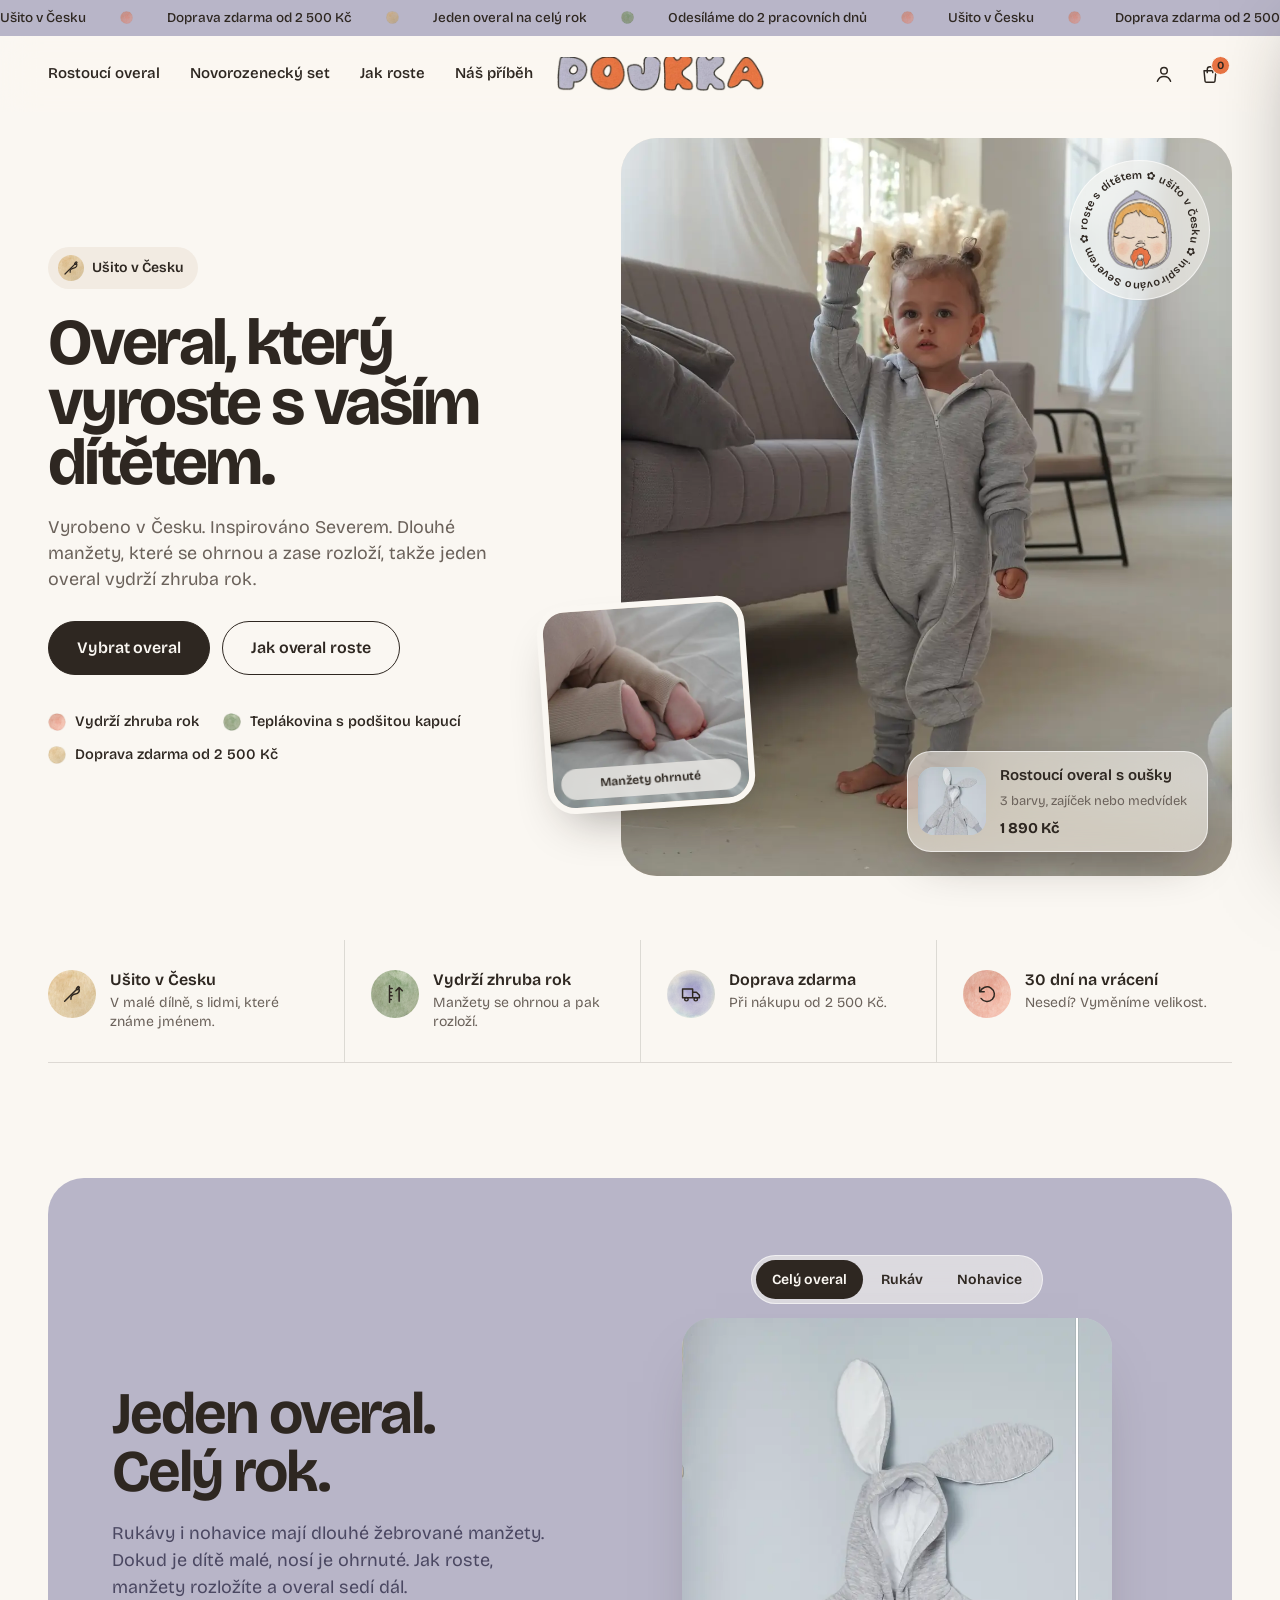
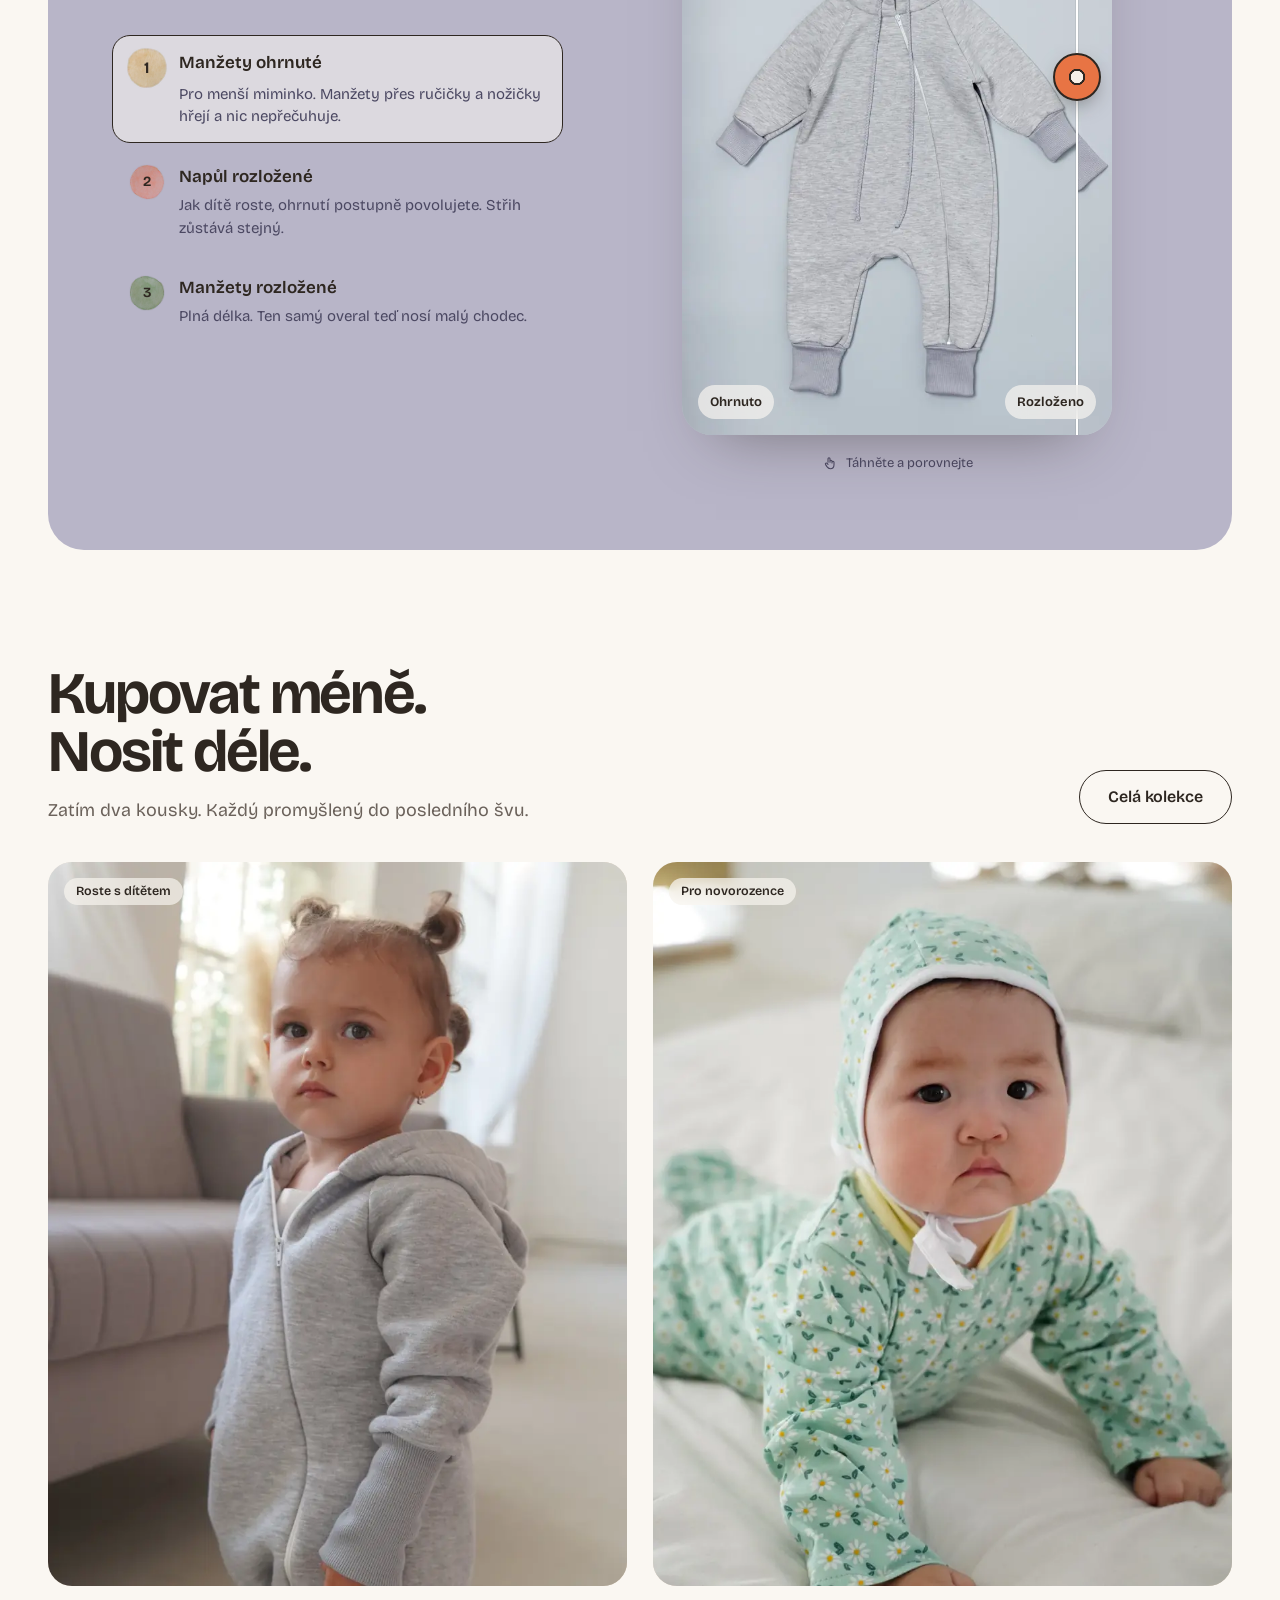
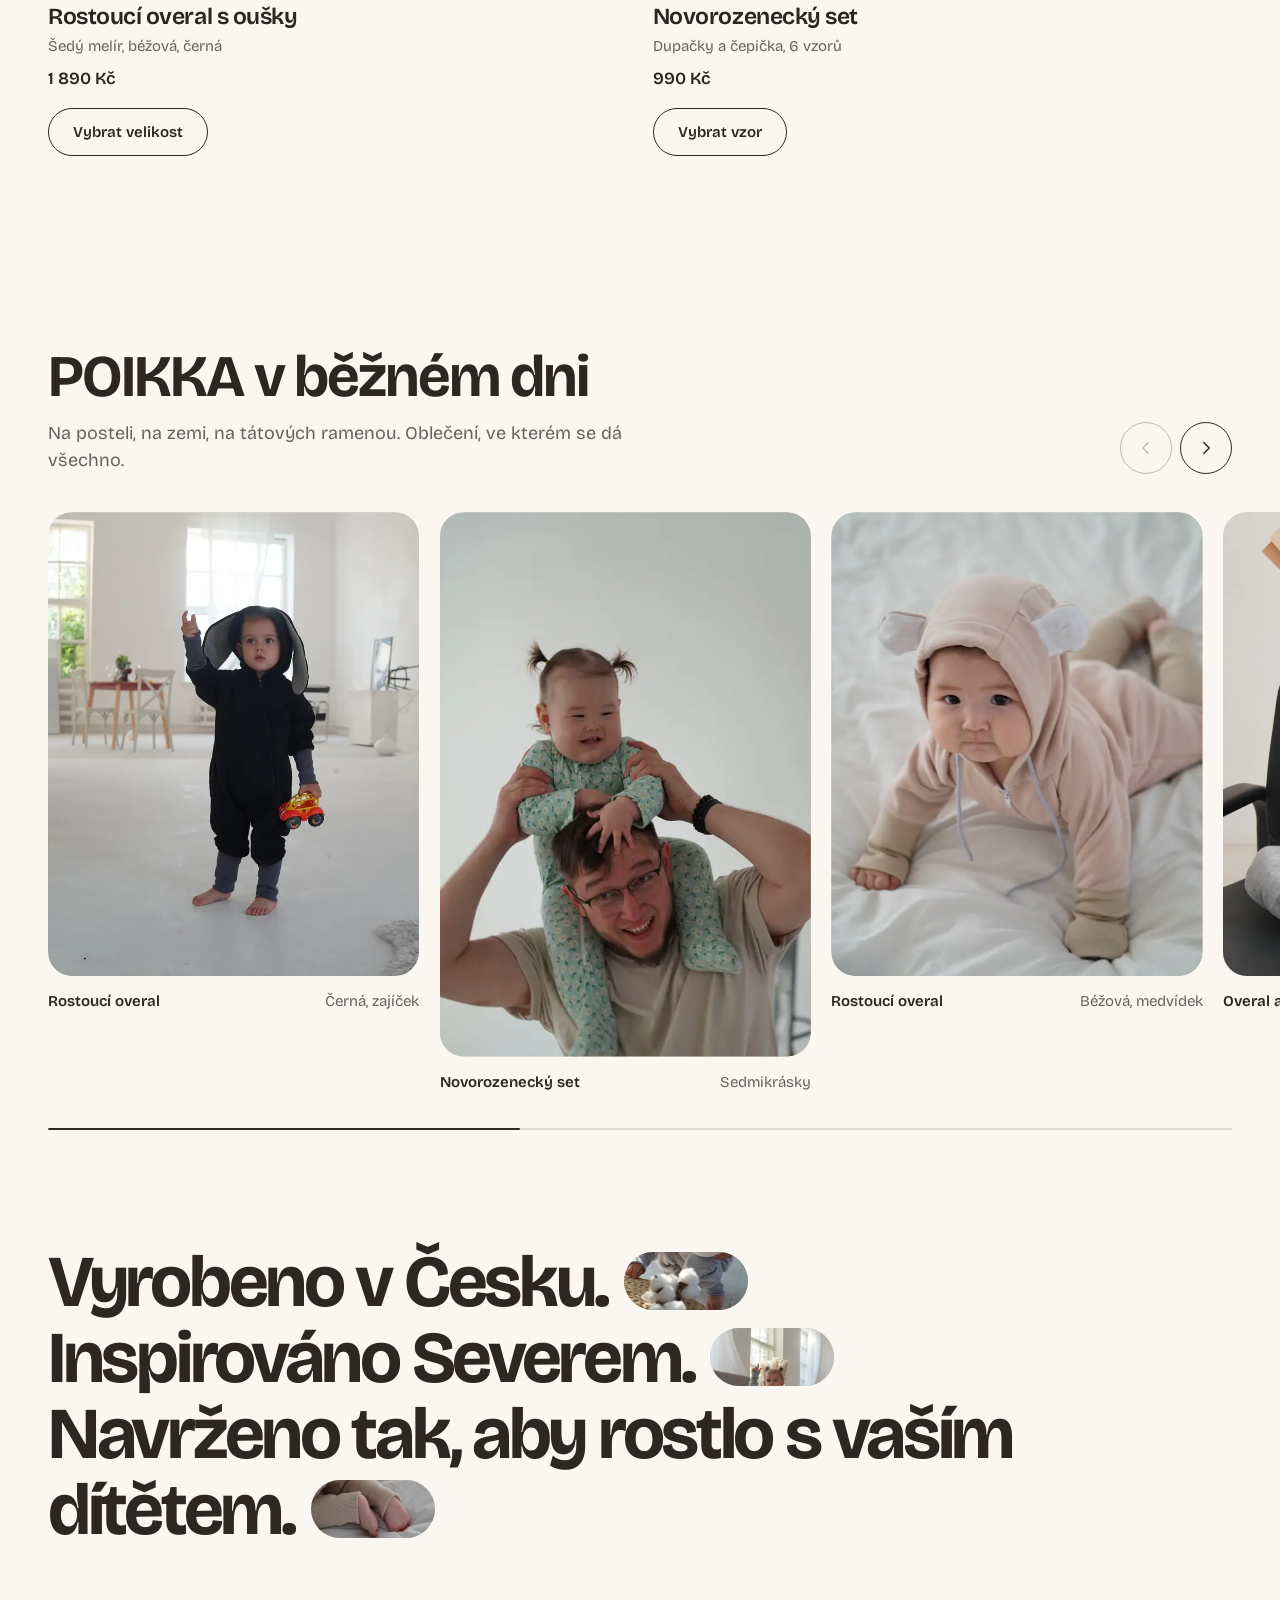
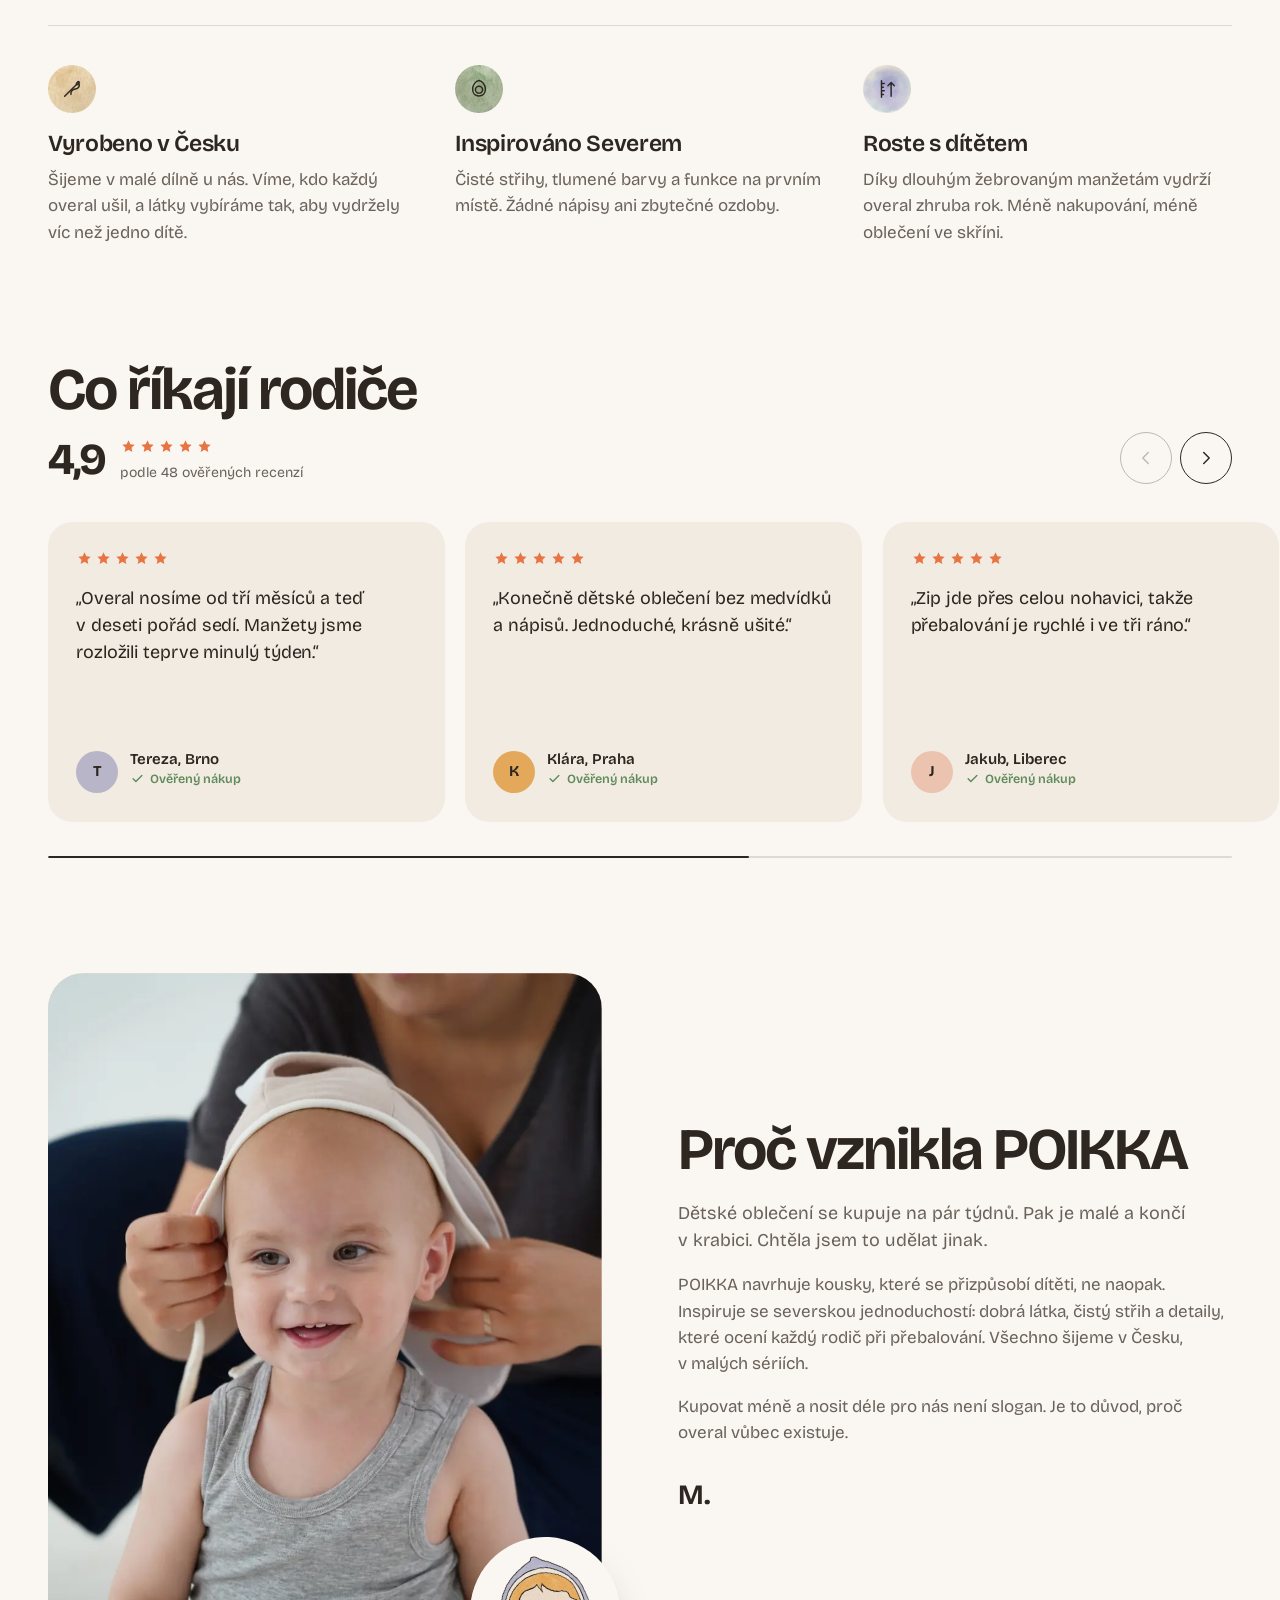
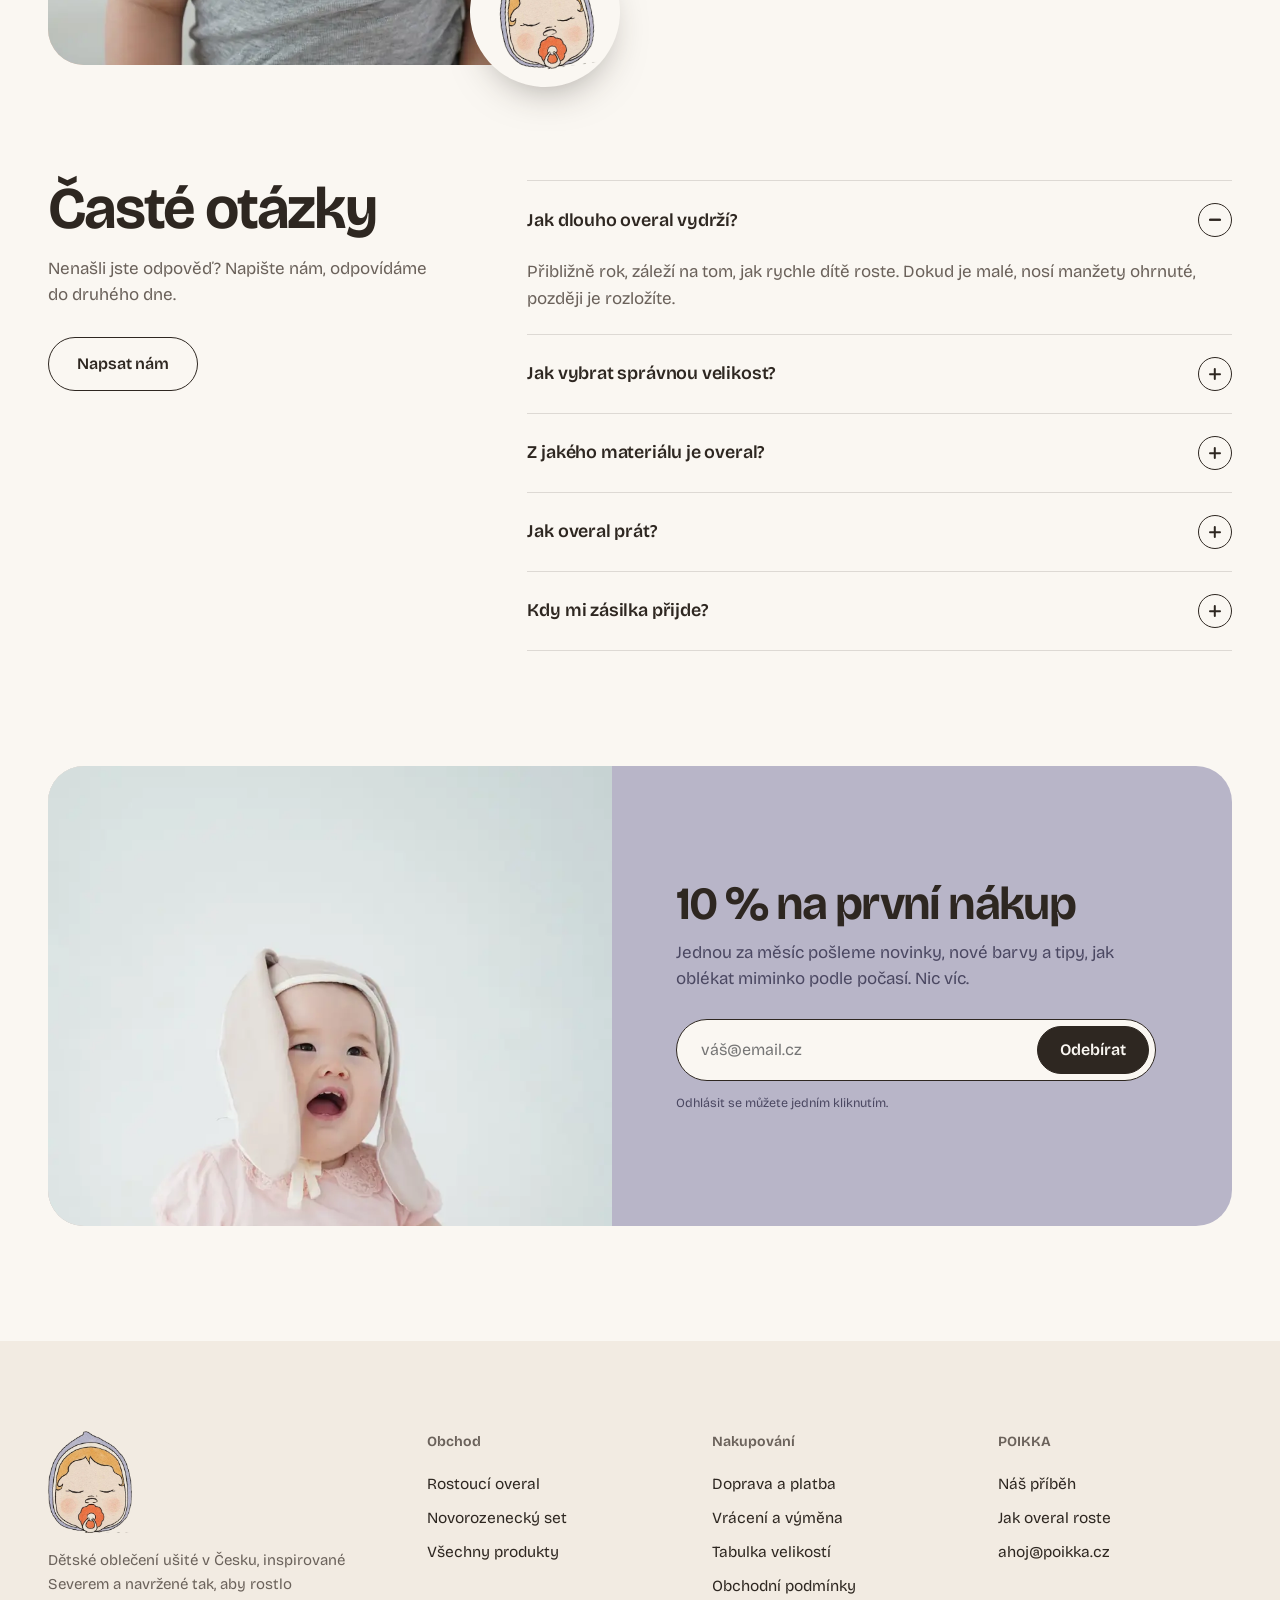
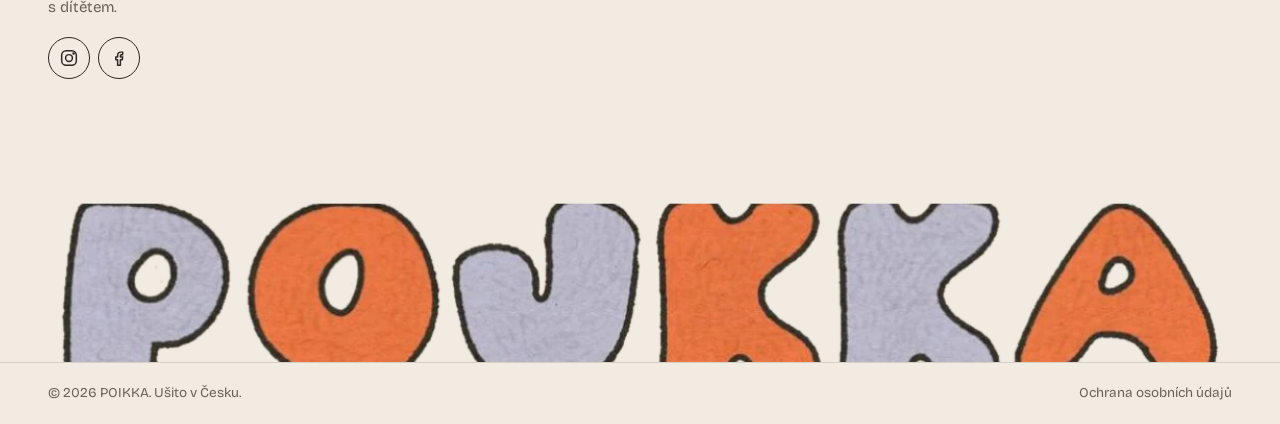
<file: index.html>
<!doctype html>
<html lang="cs"><head><meta charset="utf-8"><meta name="viewport" content="width=device-width, initial-scale=1, viewport-fit=cover">
<title>POIKKA – dětské oblečení, které roste s dítětem</title>
<meta name="description" content="Vyrobeno v Česku. Inspirováno Severem. Rostoucí overal, který vydrží zhruba rok.">
<meta property="og:title" content="POIKKA – dětské oblečení, které roste s dítětem"><meta property="og:description" content="Vyrobeno v Česku. Inspirováno Severem. Rostoucí overal, který vydrží zhruba rok."><meta property="og:image" content="assets/fotky/hero-main.webp">
<meta name="robots" content="noindex">
<meta name="theme-color" content="#FAF7F2">
<link rel="icon" type="image/png" href="assets/logo/poikka-favicon.png">
<link rel="preload" href="assets/fonts/bricolage.woff2" as="font" type="font/woff2" crossorigin>
<link rel="stylesheet" href="assets/poikka.css">
<style>html,body{margin:0;background:#FAF7F2}</style>
</head><body>
<svg width="0" height="0" style="position:absolute;width:0;height:0;overflow:hidden" aria-hidden="true">
  <defs>
    <symbol id="pk-i-menu" viewBox="0 0 24 24"><path d="M4 9h16M4 15h11"/></symbol>
    <symbol id="pk-i-close" viewBox="0 0 24 24"><path d="M6 6l12 12M18 6L6 18"/></symbol>
    <symbol id="pk-i-bag" viewBox="0 0 24 24"><path d="M5.5 8.5h13l-1.1 11.2a1.5 1.5 0 0 1-1.5 1.3H8.1a1.5 1.5 0 0 1-1.5-1.3L5.5 8.5z"/><path d="M9 10.5V7a3 3 0 0 1 6 0v3.5"/></symbol>
    <symbol id="pk-i-user" viewBox="0 0 24 24"><circle cx="12" cy="8.5" r="3.6"/><path d="M4.8 20c1.3-3.6 4-5.2 7.2-5.2s5.9 1.6 7.2 5.2"/></symbol>
    <symbol id="pk-i-search" viewBox="0 0 24 24"><circle cx="11" cy="11" r="6.3"/><path d="M20 20l-4.4-4.4"/></symbol>
    <symbol id="pk-i-left" viewBox="0 0 24 24"><path d="M14.5 6l-6 6 6 6"/></symbol>
    <symbol id="pk-i-right" viewBox="0 0 24 24"><path d="M9.5 6l6 6-6 6"/></symbol>
    <symbol id="pk-i-plus" viewBox="0 0 24 24"><path d="M12 6v12M6 12h12"/></symbol>
    <symbol id="pk-i-minus" viewBox="0 0 24 24"><path d="M6 12h12"/></symbol>
    <symbol id="pk-i-check" viewBox="0 0 24 24"><path d="M5 12.5l4.4 4.4L19 7.3"/></symbol>
    <symbol id="pk-i-star" viewBox="0 0 24 24"><path d="M12 3.2l2.6 5.6 6.1.7-4.5 4.2 1.2 6-5.4-3-5.4 3 1.2-6-4.5-4.2 6.1-.7z"/></symbol>
    <symbol id="pk-i-needle" viewBox="0 0 24 24"><path d="M4 20L17.2 6.8"/><ellipse cx="18.4" cy="5.6" rx="1.9" ry="1.1" transform="rotate(-45 18.4 5.6)"/><path d="M18.6 5.5c3 2.6.4 6.2-3 6.6-2.9.4-5.4 2.3-4.7 5.6"/></symbol>
    <symbol id="pk-i-grow" viewBox="0 0 24 24"><path d="M6 3v18M6 6h3M6 10h2M6 14h3M6 18h2"/><path d="M16.5 20V5M13 8.5l3.5-3.5L20 8.5"/></symbol>
    <symbol id="pk-i-leaf" viewBox="0 0 24 24"><path d="M5 19c0-8.3 5.4-14 14.5-14 0 9.1-5.7 14.5-14 14.5z"/><path d="M5 19.5l8.5-8.5"/></symbol>
    <symbol id="pk-i-truck" viewBox="0 0 24 24"><path d="M2.8 6.5h11v9.5h-11zM13.8 10h4.1l3.3 3.3V16h-7.4"/><circle cx="7" cy="17.6" r="1.9"/><circle cx="17.2" cy="17.6" r="1.9"/></symbol>
    <symbol id="pk-i-return" viewBox="0 0 24 24"><path d="M4 4.5v5h5"/><path d="M4.6 9.3A8 8 0 1 1 5.5 16.8"/></symbol>
    <symbol id="pk-i-snap" viewBox="0 0 24 24"><circle cx="12" cy="12" r="7"/><circle cx="12" cy="12" r="2.4"/></symbol>
    <symbol id="pk-i-cuff" viewBox="0 0 24 24"><path d="M7 3.5h10v6.5H7z"/><path d="M6 10h12v5H6zM6.6 15h10.8v5.5H6.6z"/><path d="M9 12.5h6"/></symbol>
    <symbol id="pk-i-wash" viewBox="0 0 24 24"><path d="M3 7.5h18l-2.2 11.2a1.6 1.6 0 0 1-1.6 1.3H6.8a1.6 1.6 0 0 1-1.6-1.3L3 7.5z"/><path d="M3.4 9.6c2 1.6 3.8 1.6 5.7 0s3.8-1.6 5.8 0 3.8 1.6 5.7 0"/><path d="M10.3 13.8h3.4"/></symbol>
    <symbol id="pk-i-gift" viewBox="0 0 24 24"><path d="M4.5 11h15v9.5h-15zM3.5 7.5h17V11h-17zM12 7.5v13"/><path d="M12 7.5C10.4 4 6.5 4 6.8 6.3 7 7.4 9 7.5 12 7.5zM12 7.5c1.6-3.5 5.5-3.5 5.2-1.2-.2 1.1-2.2 1.2-5.2 1.2z"/></symbol>
    <symbol id="pk-i-zip" viewBox="0 0 24 24"><path d="M12 2.5v11.5M9.8 5h4.4M9.8 8h4.4M9.8 11h4.4"/><rect x="10" y="14" width="4" height="6.5" rx="2"/></symbol>
    <symbol id="pk-i-hood" viewBox="0 0 24 24"><path d="M12 2.8c3.4.4 7 4.6 7 9.3 0 4.6-3 7.6-7 7.6s-7-3-7-7.6c0-4.7 3.6-8.9 7-9.3z"/><ellipse cx="12" cy="12.8" rx="3.9" ry="3.7"/></symbol>
    <symbol id="pk-i-camera" viewBox="0 0 24 24"><path d="M4 8h3.6L9.2 6h5.6l1.6 2H20v11H4z"/><circle cx="12" cy="13.3" r="3.3"/></symbol>
    <symbol id="pk-i-lock" viewBox="0 0 24 24"><rect x="5.5" y="10.5" width="13" height="9.5" rx="2"/><path d="M8.5 10.5V8a3.5 3.5 0 0 1 7 0v2.5"/></symbol>
    <symbol id="pk-i-box" viewBox="0 0 24 24"><path d="M4 7.8l8-4 8 4v8.6l-8 4-8-4z"/><path d="M4 7.8l8 4 8-4M12 11.8v8.6"/></symbol>
    <symbol id="pk-i-ruler" viewBox="0 0 24 24"><path d="M3.5 15.5L15.5 3.5l5 5-12 12z"/><path d="M7.5 11.5l1.8 1.8M10.5 8.5l1.8 1.8M13.5 5.5l1.8 1.8"/></symbol>
    <symbol id="pk-i-heart" viewBox="0 0 24 24"><path d="M12 19.5s-7.5-4.4-7.5-10A4.2 4.2 0 0 1 12 7a4.2 4.2 0 0 1 7.5 2.5c0 5.6-7.5 10-7.5 10z"/></symbol>
    <symbol id="pk-i-ig" viewBox="0 0 24 24"><rect x="4" y="4" width="16" height="16" rx="5"/><circle cx="12" cy="12" r="3.7"/><circle cx="17" cy="7" r=".6" fill="currentColor"/></symbol>
    <symbol id="pk-i-fb" viewBox="0 0 24 24"><path d="M14.5 8.5H16V5.6h-2c-2.3 0-3.5 1.4-3.5 3.6v1.7H8.5v2.9h2V20h3v-6.2h2.1l.4-2.9h-2.5V9.6c0-.7.3-1.1 1-1.1z"/></symbol>
    <symbol id="pk-i-touch" viewBox="0 0 24 24"><path d="M9 11V5.5a1.5 1.5 0 0 1 3 0V11m0-1.5a1.5 1.5 0 0 1 3 0V12m0-1a1.5 1.5 0 0 1 3 0v3.5c0 3.6-2.4 6-5.6 6-2.4 0-3.6-1-5-3l-2-3a1.5 1.5 0 0 1 2.4-1.8L9 14"/></symbol>
    <symbol id="pk-i-flower" viewBox="0 0 24 24"><g fill="currentColor"><circle cx="12" cy="12" r="7"/><circle cx="12" cy="4.6" r="3.2"/><circle cx="17.2" cy="6.8" r="3.2"/><circle cx="19.4" cy="12" r="3.2"/><circle cx="17.2" cy="17.2" r="3.2"/><circle cx="12" cy="19.4" r="3.2"/><circle cx="6.8" cy="17.2" r="3.2"/><circle cx="4.6" cy="12" r="3.2"/><circle cx="6.8" cy="6.8" r="3.2"/></g></symbol>
    <symbol id="pk-i-overal" viewBox="0 0 40 58"><path fill="currentColor" stroke="#2E2721" stroke-width="1.8" stroke-linejoin="round" d="M20 2.5c4.6.4 9.6 5.2 9.6 11 0 3-1.2 5.3-3 6.7l3.4 1.6 7 11.6-4.6 2.9-4.4-6.6V40l1.1 15.5H20.9L20 44l-.9 11.5h-8.2L12 40v-10.3l-4.4 6.6L3 33.4l7-11.6 3.4-1.6c-1.8-1.4-3-3.7-3-6.7 0-5.8 5-10.6 9.6-11z"/><ellipse cx="20" cy="13.4" rx="5.2" ry="5" fill="#FAF7F2" stroke="#2E2721" stroke-width="1.6"/></symbol>
  </defs>
</svg>

<!-- ===== POIKKA: HLAVIČKA (oznámení + menu) ===== -->
<div class="pk">
  <div class="pk-headwrap">
    <div class="pk-announce" aria-label="Novinky">
      <div class="pk-announce-track">
        <div class="pk-announce-set">
          <span>Ušito v Česku<i class="pk-wdot" aria-hidden="true"></i></span>
          <span>Doprava zdarma od 2 500 Kč<i class="pk-wdot pk-wdot--sand" aria-hidden="true"></i></span>
          <span>Jeden overal na celý rok<i class="pk-wdot pk-wdot--sage" aria-hidden="true"></i></span>
          <span>Odesíláme do 2 pracovních dnů<i class="pk-wdot" aria-hidden="true"></i></span>
          </div>
        <div class="pk-announce-set" aria-hidden="true">
          <span>Ušito v Česku<i class="pk-wdot" aria-hidden="true"></i></span>
          <span>Doprava zdarma od 2 500 Kč<i class="pk-wdot pk-wdot--sand" aria-hidden="true"></i></span>
          <span>Jeden overal na celý rok<i class="pk-wdot pk-wdot--sage" aria-hidden="true"></i></span>
          <span>Odesíláme do 2 pracovních dnů<i class="pk-wdot" aria-hidden="true"></i></span>
          </div>
      </div>
    </div>
    <header class="pk-header">
      <div class="pk-wrap pk-header-in">
        <nav class="pk-nav" aria-label="Hlavní menu">
          <a href="rostouci-overal.html">Rostoucí overal</a>
          <a href="novorozenecky-set.html">Novorozenecký set</a>
          <a href="index.html#jak-roste">Jak roste</a>
          <a href="index.html#pribeh">Náš příběh</a>
        </nav>
        <button class="pk-iconbtn pk-burger" type="button" aria-label="Otevřít menu" aria-expanded="false" data-menu-open>
          <svg class="pk-ico"><use href="#pk-i-menu"/></svg>
        </button>
        <a class="pk-logo" href="index.html" aria-label="POIKKA – úvodní stránka">
          <img src="assets/logo/poikka-napis.webp" alt="POIKKA" width="480" height="83">
        </a>
        <div class="pk-actions">
          <a class="pk-iconbtn pk-hide-m" href="info.html#kontakt" aria-label="Můj účet"><svg class="pk-ico"><use href="#pk-i-user"/></svg></a>
          <a class="pk-iconbtn" href="#" data-open="pk-cart" aria-label="Košík">
            <svg class="pk-ico"><use href="#pk-i-bag"/></svg>
            <span class="pk-cartcount">0</span>
          </a>
        </div>
      </div>
    </header>
  </div>
  <div class="pk-head-spacer" aria-hidden="true"></div>

  <div class="pk-mmenu" role="dialog" aria-modal="true" aria-label="Menu">
    <div class="pk-mmenu-top">
      <img src="assets/logo/poikka-napis.webp" alt="POIKKA">
      <button class="pk-iconbtn" type="button" aria-label="Zavřít menu" data-menu-close><svg class="pk-ico"><use href="#pk-i-close"/></svg></button>
    </div>
    <nav aria-label="Mobilní menu">
      <a href="rostouci-overal.html">Rostoucí overal</a>
      <a href="novorozenecky-set.html">Novorozenecký set</a>
      <a href="index.html#jak-roste">Jak roste</a>
      <a href="index.html#pribeh">Náš příběh</a>
      <a href="info.html#kontakt">Můj účet</a>
    </nav>
    <div class="pk-mmenu-foot">
      <img src="assets/logo/poikka-miminko.webp" alt="">
      <span>Dětské oblečení ušité v Česku.<br>Napište nám: ahoj@poikka.cz</span>
    </div>
  </div>
</div>
<!-- ===== /HLAVIČKA ===== -->
<!-- ===== POIKKA: HOMEPAGE – ČÁST 1 (nad produktovým gridem) ===== -->
<div class="pk">

  <!-- HERO -->
  <section class="pk-hero2" aria-label="Úvod">
    <div class="pk-wrap pk-hero2-in">
      <div class="pk-hero2-copy">
        <span class="pk-hero2-pill"><span class="pk-usp-icon" style="width:26px;height:26px"><svg class="pk-ico"><use href="#pk-i-needle"/></svg></span>Ušito v Česku</span>
        <h1 class="pk-display">
          <span class="pk-line"><span>Overal, který</span></span>
          <span class="pk-line"><span>vyroste s vaším</span></span>
          <span class="pk-line"><span>dítětem.</span></span>
        </h1>
        <p class="pk-hero-sub">Vyrobeno v Česku. Inspirováno Severem. Dlouhé manžety, které se ohrnou a zase rozloží, takže jeden overal vydrží zhruba rok.</p>
        <div class="pk-hero-ctas">
          <a class="pk-btn" href="rostouci-overal.html">Vybrat overal</a>
          <a class="pk-btn pk-btn--ghost" href="#jak-roste">Jak overal roste</a>
        </div>
        <ul class="pk-hero2-points">
          <li><i class="pk-wdot"></i>Vydrží zhruba rok</li>
          <li><i class="pk-wdot pk-wdot--sage"></i>Teplákovina s podšitou kapucí</li>
          <li><i class="pk-wdot pk-wdot--sand"></i>Doprava zdarma od 2 500 Kč</li>
        </ul>
      </div>

      <div class="pk-hero2-media">
        <figure class="pk-ph pk-hero2-main" data-tone="oat">
          <picture>
            <source media="(max-width: 900px)" srcset="assets/fotky/hero-mobile.webp">
            <img src="assets/fotky/hero-main.webp" alt="Holčička v šedém rostoucím overalu POIKKA stojí u okna" width="1100" height="1374" fetchpriority="high">
          </picture>
        </figure>
        <figure class="pk-ph pk-hero2-inset" data-tone="oat">
          <img src="assets/fotky/hero-inset.webp" alt="Detail ohrnutých manžet na nožičkách" loading="lazy">
          <figcaption>Manžety ohrnuté</figcaption>
        </figure>
        <div class="pk-hero-badge" aria-hidden="true">
          <div class="pk-hero-badge-ring"></div>
          <svg viewBox="0 0 200 200"><defs><path id="pk-circ" d="M100 100m-74 0a74 74 0 1 1 148 0a74 74 0 1 1-148 0"/></defs>
            <text><textPath href="#pk-circ" textLength="460" lengthAdjust="spacing">roste s dítětem ✿ ušito v Česku ✿ inspirováno Severem ✿</textPath></text>
          </svg>
          <img src="assets/logo/poikka-miminko.webp" alt="">
        </div>
        <a class="pk-hero-chip" href="rostouci-overal.html">
          <span class="pk-ph pk-ph--pack"><img src="assets/fotky/pack-grey-thumb.webp" alt=""></span>
          <span>
            <span class="pk-chip-name">Rostoucí overal s oušky</span>
            <span class="pk-chip-meta" style="display:block">3 barvy, zajíček nebo medvídek</span>
            <span class="pk-chip-price" style="display:block">1 890 Kč</span>
          </span>
        </a>
      </div>
    </div>
  </section>

  <!-- USP LIŠTA -->
  <section class="pk-wrap" aria-label="Proč POIKKA">
    <div class="pk-usp">
      <div class="pk-usp-item">
        <span class="pk-usp-icon"><svg class="pk-ico"><use href="#pk-i-needle"/></svg></span>
        <div><div class="pk-usp-title">Ušito v Česku</div><div class="pk-usp-text">V malé dílně, s lidmi, které známe jménem.</div></div>
      </div>
      <div class="pk-usp-item">
        <span class="pk-usp-icon"><svg class="pk-ico"><use href="#pk-i-grow"/></svg></span>
        <div><div class="pk-usp-title">Vydrží zhruba rok</div><div class="pk-usp-text">Manžety se ohrnou a pak rozloží.</div></div>
      </div>
      <div class="pk-usp-item">
        <span class="pk-usp-icon"><svg class="pk-ico"><use href="#pk-i-truck"/></svg></span>
        <div><div class="pk-usp-title">Doprava zdarma</div><div class="pk-usp-text">Při nákupu od 2 500 Kč.</div></div>
      </div>
      <div class="pk-usp-item">
        <span class="pk-usp-icon"><svg class="pk-ico"><use href="#pk-i-return"/></svg></span>
        <div><div class="pk-usp-title">30 dní na vrácení</div><div class="pk-usp-text">Nesedí? Vyměníme velikost.</div></div>
      </div>
    </div>
  </section>

  <!-- JAK OVERAL ROSTE – porovnání skutečných fotek -->
  <section class="pk-sec" id="jak-roste" aria-labelledby="pk-grow-h">
    <div class="pk-grow" data-grow-photo>
      <div class="pk-grow-copy">
        <h2 class="pk-h2" id="pk-grow-h">Jeden overal.<br>Celý rok.</h2>
        <p class="pk-lead">Rukávy i nohavice mají dlouhé žebrované manžety. Dokud je dítě malé, nosí je ohrnuté. Jak roste, manžety rozložíte a overal sedí dál.</p>
        <ol class="pk-steps pk-steps--open">
          <li><button class="pk-step" type="button" data-pos="100" aria-pressed="false">
            <span class="pk-step-n">1</span>
            <span><span class="pk-step-t">Manžety ohrnuté</span>
            <span class="pk-step-d"><p>Pro menší miminko. Manžety přes ručičky a nožičky hřejí a nic nepřečuhuje.</p></span></span>
          </button></li>
          <li><button class="pk-step" type="button" data-pos="50" aria-pressed="false">
            <span class="pk-step-n">2</span>
            <span><span class="pk-step-t">Napůl rozložené</span>
            <span class="pk-step-d"><p>Jak dítě roste, ohrnutí postupně povolujete. Střih zůstává stejný.</p></span></span>
          </button></li>
          <li><button class="pk-step" type="button" data-pos="0" aria-pressed="false">
            <span class="pk-step-n">3</span>
            <span><span class="pk-step-t">Manžety rozložené</span>
            <span class="pk-step-d"><p>Plná délka. Ten samý overal teď nosí malý chodec.</p></span></span>
          </button></li>
        </ol>
      </div>

      <div class="pk-grow-visual">
        <div class="pk-cmpph" data-compare>
          <div class="pk-cmp-tabs" role="tablist" aria-label="Co porovnat">
            <button class="pk-cmp-tab is-active" type="button" role="tab" aria-selected="true" data-a="assets/fotky/cmp-full-a.webp" data-b="assets/fotky/cmp-full-b.webp">Celý overal</button>
            <button class="pk-cmp-tab" type="button" role="tab" aria-selected="false" data-a="assets/fotky/cmp-sleeve-a.webp" data-b="assets/fotky/cmp-sleeve-b.webp">Rukáv</button>
            <button class="pk-cmp-tab" type="button" role="tab" aria-selected="false" data-a="assets/fotky/cmp-legs-a.webp" data-b="assets/fotky/cmp-legs-b.webp">Nohavice</button>
          </div>
          <div class="pk-cmp-stage">
            <img class="pk-cmp-after" src="assets/fotky/cmp-full-b.webp" alt="Overal s rozloženými manžetami">
            <img class="pk-cmp-before" src="assets/fotky/cmp-full-a.webp" alt="Overal s ohrnutými manžetami">
            <span class="pk-cmp-line"><span class="pk-cmp-knob"></span></span>
            <span class="pk-cmp-tag pk-cmp-tag--l">Ohrnuto</span>
            <span class="pk-cmp-tag pk-cmp-tag--r">Rozloženo</span>
            <input class="pk-cmp-range" type="range" min="0" max="100" value="50" aria-label="Porovnat ohrnuté a rozložené manžety">
          </div>
          <p class="pk-range-hint"><svg class="pk-ico" style="width:16px;height:16px"><use href="#pk-i-touch"/></svg>Táhněte a porovnejte</p>
        </div>
      </div>
    </div>
  </section>


  <!-- ÚVOD KOLEKCE – pod tímto blokem vložte v Elementoru WooCommerce grid -->
  <div class="pk-wrap pk-colhead" id="obchod">
    <div>
      <h2 class="pk-h2">Kupovat méně.<br>Nosit déle.</h2>
      <p class="pk-lead">Zatím dva kousky. Každý promyšlený do posledního švu.</p>
    </div>
    <a class="pk-btn pk-btn--ghost" href="index.html#obchod">Celá kolekce</a>
  </div>

</div>
<!-- ===== /HOMEPAGE – ČÁST 1 ===== -->
<!-- ===== NÁHLED: tady bude váš WooCommerce grid z Elementoru (kontejner s třídou pk-woo) ===== -->
<div class="pk-woo">
  <div class="woocommerce">
    <ul class="products columns-2">
      <li class="product">
        <a href="rostouci-overal.html" class="woocommerce-LoopProduct-link">
          <span class="pk-card-tag">Roste s dítětem</span>
          <span class="pk-ph" data-tone="oat"><img src="assets/fotky/card-overal.webp" alt="Rostoucí overal s oušky" loading="lazy"></span>
          <h2 class="woocommerce-loop-product__title">Rostoucí overal s oušky</h2>
          <span class="pk-card-sub">Šedý melír, béžová, černá</span>
          <span class="price"><span class="woocommerce-Price-amount amount">1 890 Kč</span></span>
        </a>
        <a href="rostouci-overal.html" class="button">Vybrat velikost</a>
      </li>
      <li class="product">
        <a href="novorozenecky-set.html" class="woocommerce-LoopProduct-link">
          <span class="pk-card-tag">Pro novorozence</span>
          <span class="pk-ph" data-tone="oat"><img src="assets/fotky/card-set.webp" alt="Novorozenecký set dupačky a čepička" loading="lazy"></span>
          <h2 class="woocommerce-loop-product__title">Novorozenecký set</h2>
          <span class="pk-card-sub">Dupačky a čepička, 6 vzorů</span>
          <span class="price"><span class="woocommerce-Price-amount amount">990 Kč</span></span>
        </a>
        <a href="novorozenecky-set.html" class="button">Vybrat vzor</a>
      </li>
    </ul>
  </div>
</div>
<!-- ===== /NÁHLED GRIDU ===== -->
<!-- ===== POIKKA: HOMEPAGE – ČÁST 2 (pod produktovým gridem) ===== -->
<div class="pk">

  <!-- LIFESTYLE KARUSEL -->
  <section class="pk-sec" aria-labelledby="pk-life-h" data-carousel>
    <div class="pk-wrap pk-carhead">
      <div>
        <h2 class="pk-h2" id="pk-life-h">POIKKA v běžném dni</h2>
        <p class="pk-lead" style="margin-top:14px">Na posteli, na zemi, na tátových ramenou. Oblečení, ve kterém se dá všechno.</p>
      </div>
      <div class="pk-carnav">
        <button class="pk-arrow" type="button" data-prev aria-label="Předchozí"><svg class="pk-ico"><use href="#pk-i-left"/></svg></button>
        <button class="pk-arrow" type="button" data-next aria-label="Další"><svg class="pk-ico"><use href="#pk-i-right"/></svg></button>
      </div>
    </div>
    <div class="pk-track pk-life-row">
      <figure class="pk-life"><div class="pk-ph" data-tone="oat" data-reveal><img src="assets/fotky/life-loft.webp" alt="Batole v černém overalu se zaječími oušky v bílém pokoji" loading="lazy"></div><figcaption><b>Rostoucí overal</b><span>Černá, zajíček</span></figcaption></figure>
      <figure class="pk-life"><div class="pk-ph" data-tone="oat" data-reveal><img src="assets/fotky/life-dad.webp" alt="Táta nese miminko v sedmikráskových dupačkách na ramenou" loading="lazy"></div><figcaption><b>Novorozenecký set</b><span>Sedmikrásky</span></figcaption></figure>
      <figure class="pk-life"><div class="pk-ph" data-tone="oat" data-reveal><img src="assets/fotky/life-crawl.webp" alt="Miminko v béžovém overalu s medvědími oušky leze po posteli" loading="lazy"></div><figcaption><b>Rostoucí overal</b><span>Béžová, medvídek</span></figcaption></figure>
      <figure class="pk-life"><div class="pk-ph" data-tone="oat"><img src="assets/fotky/life-pages.webp" alt="Holčička v šedém overalu a zaječí čepičce, kolem létají stránky knihy" loading="lazy"></div><figcaption><b>Overal a zaječí čepička</b><span>Šedý melír, béžová</span></figcaption></figure>
      <figure class="pk-life"><div class="pk-ph" data-tone="oat"><img src="assets/fotky/life-duo.webp" alt="Dvě děti v černém a šedém overalu sedí v křesílkách" loading="lazy"></div><figcaption><b>Dva overaly</b><span>Černá a šedý melír</span></figcaption></figure>
      <figure class="pk-life"><div class="pk-ph" data-tone="oat"><img src="assets/fotky/life-laugh.webp" alt="Smějící se miminko v čepičce se zaječími oušky" loading="lazy"></div><figcaption><b>Čepička se zaječími oušky</b><span>Béžová</span></figcaption></figure>
      <figure class="pk-life"><div class="pk-ph" data-tone="oat"><img src="assets/fotky/life-cotton.webp" alt="Holčička v šedém overalu si hraje s bavlníkem a míčem" loading="lazy"></div><figcaption><b>Rostoucí overal</b><span>Šedý melír</span></figcaption></figure>
      <figure class="pk-life"><div class="pk-ph" data-tone="oat"><img src="assets/fotky/life-bed.webp" alt="Holčička v šedém overalu sedí na posteli" loading="lazy"></div><figcaption><b>Rostoucí overal</b><span>Šedý melír</span></figcaption></figure>
    </div>
    <div class="pk-progress"><span></span></div>
  </section>

  <!-- HLAVNÍ MYŠLENKA -->
  <section class="pk-sec" id="pribeh-znacky" aria-label="Hlavní myšlenka značky" style="padding-top:0">
    <div class="pk-wrap">
      <p class="pk-statement" data-inview>
        <span class="pk-st-line">Vyrobeno <span class="pk-nw">v Česku. <span class="pk-inpill pk-ph" data-tone="apricot" aria-hidden="true"><img src="assets/fotky/pill-cotton.webp" alt=""></span></span></span>
        <span class="pk-st-line">Inspirováno <span class="pk-nw">Severem. <span class="pk-inpill pk-ph" data-tone="lav" aria-hidden="true"><img src="assets/fotky/pill-window.webp" alt=""></span></span></span>
        <span class="pk-st-line">Navrženo tak, aby rostlo s vaším <span class="pk-nw">dítětem. <span class="pk-inpill pk-ph" data-tone="blush" aria-hidden="true"><img src="assets/fotky/pill-feet.webp" alt=""></span></span></span>
      </p>
      <div class="pk-pillars">
        <div class="pk-pillar">
          <span class="pk-usp-icon"><svg class="pk-ico"><use href="#pk-i-needle"/></svg></span>
          <h3 class="pk-h3">Vyrobeno v Česku</h3>
          <p class="pk-body">Šijeme v malé dílně u nás. Víme, kdo každý overal ušil, a látky vybíráme tak, aby vydržely víc než jedno dítě.</p>
        </div>
        <div class="pk-pillar">
          <span class="pk-usp-icon"><svg class="pk-ico"><use href="#pk-i-hood"/></svg></span>
          <h3 class="pk-h3">Inspirováno Severem</h3>
          <p class="pk-body">Čisté střihy, tlumené barvy a funkce na prvním místě. Žádné nápisy ani zbytečné ozdoby.</p>
        </div>
        <div class="pk-pillar">
          <span class="pk-usp-icon"><svg class="pk-ico"><use href="#pk-i-grow"/></svg></span>
          <h3 class="pk-h3">Roste s dítětem</h3>
          <p class="pk-body">Díky dlouhým žebrovaným manžetám vydrží overal zhruba rok. Méně nakupování, méně oblečení ve skříni.</p>
        </div>
      </div>
    </div>
  </section>

  <!-- RECENZE (UKÁZKOVÉ – nahradit skutečnými, nebo napojit plugin recenzí) -->
  <section class="pk-sec" id="recenze" aria-labelledby="pk-rev-h" data-carousel style="padding-top:0">
    <div class="pk-wrap pk-carhead">
      <div>
        <h2 class="pk-h2" id="pk-rev-h">Co říkají rodiče</h2>
        <div class="pk-rating">
          <span class="pk-rating-big">4,9</span>
          <span>
            <span class="pk-stars" aria-label="4,9 z 5 hvězdiček"><svg class="pk-ico pk-ico--fill"><use href="#pk-i-star"/></svg><svg class="pk-ico pk-ico--fill"><use href="#pk-i-star"/></svg><svg class="pk-ico pk-ico--fill"><use href="#pk-i-star"/></svg><svg class="pk-ico pk-ico--fill"><use href="#pk-i-star"/></svg><svg class="pk-ico pk-ico--fill"><use href="#pk-i-star"/></svg></span>
            <span class="pk-small" style="display:block;color:var(--pk-muted)">podle 48 ověřených recenzí</span>
          </span>
        </div>
      </div>
      <div class="pk-carnav">
        <button class="pk-arrow" type="button" data-prev aria-label="Předchozí"><svg class="pk-ico"><use href="#pk-i-left"/></svg></button>
        <button class="pk-arrow" type="button" data-next aria-label="Další"><svg class="pk-ico"><use href="#pk-i-right"/></svg></button>
      </div>
    </div>
    <div class="pk-track">
      <article class="pk-review">
        <span class="pk-stars"><svg class="pk-ico pk-ico--fill"><use href="#pk-i-star"/></svg><svg class="pk-ico pk-ico--fill"><use href="#pk-i-star"/></svg><svg class="pk-ico pk-ico--fill"><use href="#pk-i-star"/></svg><svg class="pk-ico pk-ico--fill"><use href="#pk-i-star"/></svg><svg class="pk-ico pk-ico--fill"><use href="#pk-i-star"/></svg></span>
        <blockquote>„Overal nosíme od tří měsíců a teď v deseti pořád sedí. Manžety jsme rozložili teprve minulý týden.“</blockquote>
        <div class="pk-review-foot"><span class="pk-avatar">T</span><div><div class="pk-review-name">Tereza, Brno</div><div class="pk-verified"><svg class="pk-ico"><use href="#pk-i-check"/></svg>Ověřený nákup</div></div></div>
      </article>
      <article class="pk-review">
        <span class="pk-stars"><svg class="pk-ico pk-ico--fill"><use href="#pk-i-star"/></svg><svg class="pk-ico pk-ico--fill"><use href="#pk-i-star"/></svg><svg class="pk-ico pk-ico--fill"><use href="#pk-i-star"/></svg><svg class="pk-ico pk-ico--fill"><use href="#pk-i-star"/></svg><svg class="pk-ico pk-ico--fill"><use href="#pk-i-star"/></svg></span>
        <blockquote>„Konečně dětské oblečení bez medvídků a nápisů. Jednoduché, krásně ušité.“</blockquote>
        <div class="pk-review-foot"><span class="pk-avatar">K</span><div><div class="pk-review-name">Klára, Praha</div><div class="pk-verified"><svg class="pk-ico"><use href="#pk-i-check"/></svg>Ověřený nákup</div></div></div>
      </article>
      <article class="pk-review">
        <span class="pk-stars"><svg class="pk-ico pk-ico--fill"><use href="#pk-i-star"/></svg><svg class="pk-ico pk-ico--fill"><use href="#pk-i-star"/></svg><svg class="pk-ico pk-ico--fill"><use href="#pk-i-star"/></svg><svg class="pk-ico pk-ico--fill"><use href="#pk-i-star"/></svg><svg class="pk-ico pk-ico--fill"><use href="#pk-i-star"/></svg></span>
        <blockquote>„Zip jde přes celou nohavici, takže přebalování je rychlé i ve tři ráno.“</blockquote>
        <div class="pk-review-foot"><span class="pk-avatar">J</span><div><div class="pk-review-name">Jakub, Liberec</div><div class="pk-verified"><svg class="pk-ico"><use href="#pk-i-check"/></svg>Ověřený nákup</div></div></div>
      </article>
      <article class="pk-review">
        <span class="pk-stars"><svg class="pk-ico pk-ico--fill"><use href="#pk-i-star"/></svg><svg class="pk-ico pk-ico--fill"><use href="#pk-i-star"/></svg><svg class="pk-ico pk-ico--fill"><use href="#pk-i-star"/></svg><svg class="pk-ico pk-ico--fill"><use href="#pk-i-star"/></svg><svg class="pk-ico pk-ico--fill"><use href="#pk-i-star"/></svg></span>
        <blockquote>„Kupovala jsem novorozenecký set jako dárek. Čepička ze stejné látky je k sežrání.“</blockquote>
        <div class="pk-review-foot"><span class="pk-avatar">P</span><div><div class="pk-review-name">Petra, Olomouc</div><div class="pk-verified"><svg class="pk-ico"><use href="#pk-i-check"/></svg>Ověřený nákup</div></div></div>
      </article>
      <article class="pk-review">
        <span class="pk-stars"><svg class="pk-ico pk-ico--fill"><use href="#pk-i-star"/></svg><svg class="pk-ico pk-ico--fill"><use href="#pk-i-star"/></svg><svg class="pk-ico pk-ico--fill"><use href="#pk-i-star"/></svg><svg class="pk-ico pk-ico--fill"><use href="#pk-i-star"/></svg><svg class="pk-ico pk-ico--fill"><use href="#pk-i-star"/></svg></span>
        <blockquote>„Látka je měkká a přitom pevná. Mladší sestra ho po bráchovi určitě zdědí.“</blockquote>
        <div class="pk-review-foot"><span class="pk-avatar">L</span><div><div class="pk-review-name">Lucie, Plzeň</div><div class="pk-verified"><svg class="pk-ico"><use href="#pk-i-check"/></svg>Ověřený nákup</div></div></div>
      </article>
    </div>
    <div class="pk-progress"><span></span></div>
  </section>

  <!-- PŘÍBĚH (TEXT UKÁZKOVÝ – nahradit slovy majitelky) -->
  <section class="pk-sec" id="pribeh" aria-labelledby="pk-story-h" style="padding-top:0">
    <div class="pk-wrap pk-story">
      <div class="pk-story-media">
        <!-- FOTO: majitelka / dílna / ruce při šití (na výšku) -->
        <div class="pk-ph" data-tone="blush" data-reveal><img src="assets/fotky/story.webp" alt="Maminka zavazuje chlapečkovi čepičku se zaječími oušky" loading="lazy"></div>
        <div class="pk-sticker"><img src="assets/logo/poikka-miminko.webp" alt=""></div>
      </div>
      <div class="pk-story-copy">
        <h2 class="pk-h2" id="pk-story-h">Proč vznikla POIKKA</h2>
        <p class="pk-lead" style="margin-top:22px">Dětské oblečení se kupuje na pár týdnů. Pak je malé a končí v krabici. Chtěla jsem to udělat jinak.</p>
        <p class="pk-body" style="margin-top:18px">POIKKA navrhuje kousky, které se přizpůsobí dítěti, ne naopak. Inspiruje se severskou jednoduchostí: dobrá látka, čistý střih a detaily, které ocení každý rodič při přebalování. Všechno šijeme v Česku, v malých sériích.</p>
        <p class="pk-body">Kupovat méně a nosit déle pro nás není slogan. Je to důvod, proč overal vůbec existuje.</p>
        <div class="pk-sign">M.</div>
      </div>
    </div>
  </section>

  <!-- FAQ -->
  <section class="pk-sec" aria-labelledby="pk-faq-h" style="padding-top:0">
    <div class="pk-wrap pk-faq">
      <div class="pk-faq-side">
        <h2 class="pk-h2" id="pk-faq-h">Časté otázky</h2>
        <p class="pk-body">Nenašli jste odpověď? Napište nám, odpovídáme do druhého dne.</p>
        <a class="pk-btn pk-btn--ghost" href="mailto:ahoj@poikka.cz">Napsat nám</a>
      </div>
      <div>
        <div class="pk-acc is-open"><button class="pk-acc-btn" type="button" aria-expanded="true">Jak dlouho overal vydrží?<span class="pk-acc-ico"></span></button>
          <div class="pk-acc-panel"><div><p>Přibližně rok, záleží na tom, jak rychle dítě roste. Dokud je malé, nosí manžety ohrnuté, později je rozložíte.</p></div></div></div>
        <div class="pk-acc"><button class="pk-acc-btn" type="button" aria-expanded="false">Jak vybrat správnou velikost?<span class="pk-acc-ico"></span></button>
          <div class="pk-acc-panel"><div><p>Vycházejte z aktuální výšky dítěte. Pokud je mezi velikostmi, vezměte větší a manžety ohrňte. U produktu najdete tabulku i jednoduchou kalkulačku.</p></div></div></div>
        <div class="pk-acc"><button class="pk-acc-btn" type="button" aria-expanded="false">Z jakého materiálu je overal?<span class="pk-acc-ico"></span></button>
          <div class="pk-acc-panel"><div><p>Overal je z teplákoviny s kapucí podšitou jemným úpletem, dupačky z měkkého úpletu. Přesné složení najdete u každého produktu.</p></div></div></div>
        <div class="pk-acc"><button class="pk-acc-btn" type="button" aria-expanded="false">Jak overal prát?<span class="pk-acc-ico"></span></button>
          <div class="pk-acc-panel"><div><p>Na 30 °C, naruby a se zapnutým zipem. Nesušte v sušičce, overal si tak zachová tvar i barvu.</p></div></div></div>
        <div class="pk-acc"><button class="pk-acc-btn" type="button" aria-expanded="false">Kdy mi zásilka přijde?<span class="pk-acc-ico"></span></button>
          <div class="pk-acc-panel"><div><p>Odesíláme do dvou pracovních dnů. Vybrat si můžete Zásilkovnu, PPL nebo osobní odběr.</p></div></div></div>
      </div>
    </div>
  </section>

  <!-- NEWSLETTER -->
  <section class="pk-news2" data-news aria-labelledby="pk-news-h">
    <div class="pk-ph" data-tone="oat"><img src="assets/fotky/news.webp" alt="Smějící se miminko v čepičce se zaječími oušky" loading="lazy"></div>
    <div class="pk-news2-copy">
      <h2 class="pk-h2" id="pk-news-h" style="font-size:clamp(32px,3.6vw,52px)">10 % na první nákup</h2>
      <p class="pk-body">Jednou za měsíc pošleme novinky, nové barvy a tipy, jak oblékat miminko podle počasí. Nic víc.</p>
      <form class="pk-form" novalidate>
        <label class="pk-sr" for="pk-news-mail">E-mail</label>
        <input id="pk-news-mail" type="email" placeholder="váš@email.cz" autocomplete="email" required>
        <button class="pk-btn" type="submit">Odebírat</button>
      </form>
      <div class="pk-form-ok"><i class="pk-wdot"></i>Hotovo. Slevový kód vám právě letí do e-mailu.</div>
      <p class="pk-form-note">Odhlásit se můžete jedním kliknutím.</p>
    </div>
  </section>

</div>
<!-- ===== /HOMEPAGE – ČÁST 2 ===== -->
<!-- ===== POIKKA: PATIČKA ===== -->
<div class="pk">
  <footer class="pk-footer">
    <div class="pk-wrap pk-foot-grid">
      <div class="pk-foot-brand">
        <img src="assets/logo/poikka-miminko.webp" alt="POIKKA">
        <p>Dětské oblečení ušité v Česku, inspirované Severem a navržené tak, aby rostlo s dítětem.</p>
        <div class="pk-social">
          <a href="https://www.instagram.com/" aria-label="Instagram"><svg class="pk-ico"><use href="#pk-i-ig"/></svg></a>
          <a href="https://www.facebook.com/" aria-label="Facebook"><svg class="pk-ico"><use href="#pk-i-fb"/></svg></a>
        </div>
      </div>
      <div class="pk-foot-col">
        <h4>Obchod</h4>
        <a href="rostouci-overal.html">Rostoucí overal</a>
        <a href="novorozenecky-set.html">Novorozenecký set</a>
        <a href="index.html#obchod">Všechny produkty</a>
      </div>
      <div class="pk-foot-col">
        <h4>Nakupování</h4>
        <a href="info.html#doprava">Doprava a platba</a>
        <a href="info.html#vraceni">Vrácení a výměna</a>
        <a href="info.html#velikosti">Tabulka velikostí</a>
        <a href="info.html#podminky">Obchodní podmínky</a>
      </div>
      <div class="pk-foot-col">
        <h4>POIKKA</h4>
        <a href="index.html#pribeh">Náš příběh</a>
        <a href="index.html#jak-roste">Jak overal roste</a>
        <a href="mailto:ahoj@poikka.cz">ahoj@poikka.cz</a>
      </div>
    </div>
    <div class="pk-foot-word" aria-hidden="true"><img src="assets/logo/poikka-napis-velky.webp" alt="" loading="lazy"></div>
    <div class="pk-foot-bar">
      <div class="pk-wrap" style="display:flex;justify-content:space-between;gap:16px;flex-wrap:wrap;width:100%">
        <span>© 2026 POIKKA. Ušito v Česku.</span>
        <span><a href="info.html#soukromi">Ochrana osobních údajů</a></span>
      </div>
    </div>
  </footer>

  <!-- sdílené vrstvy -->
  <div class="pk-scrim"></div>
  <div class="pk-toast" role="status" aria-live="polite"><i class="pk-wdot"></i><span></span></div>
</div>
<!-- ===== /PATIČKA ===== -->
<!-- NÁHLED: košík (ve WordPressu nahradí WooCommerce košík) -->
<div class="pk">
  <aside class="pk-drawer" id="pk-cart" aria-hidden="true" aria-label="Košík">
    <div class="pk-drawer-head"><h3>Košík</h3><button class="pk-iconbtn" type="button" data-close aria-label="Zavřít"><svg class="pk-ico"><use href="#pk-i-close"/></svg></button></div>
    <div class="pk-drawer-body"></div>
    <div class="pk-drawer-foot">
      <div class="pk-ship"><div class="pk-ship-t"><svg class="pk-ico"><use href="#pk-i-truck"/></svg><span></span></div><div class="pk-ship-bar"><span></span></div></div>
      <div class="pk-cart-total"><span>Celkem</span><span data-cart-total>0 Kč</span></div>
      <a class="pk-btn pk-btn--block" href="#" data-preview-checkout>Pokračovat k pokladně</a>
      <button class="pk-btn pk-btn--ghost pk-btn--block" type="button" data-close>Nakupovat dál</button>
      <p class="pk-small" style="text-align:center;color:var(--pk-muted)">Náhled webu, objednávky zatím nejdou. <button type="button" class="pk-opt-link" data-cart-clear>Vyprázdnit košík</button></p>
    </div>
  </aside>
</div>

<script>window.POIKKA_PREVIEW=true;</script>
<script src="assets/poikka.js"></script>
</body></html>
</file>
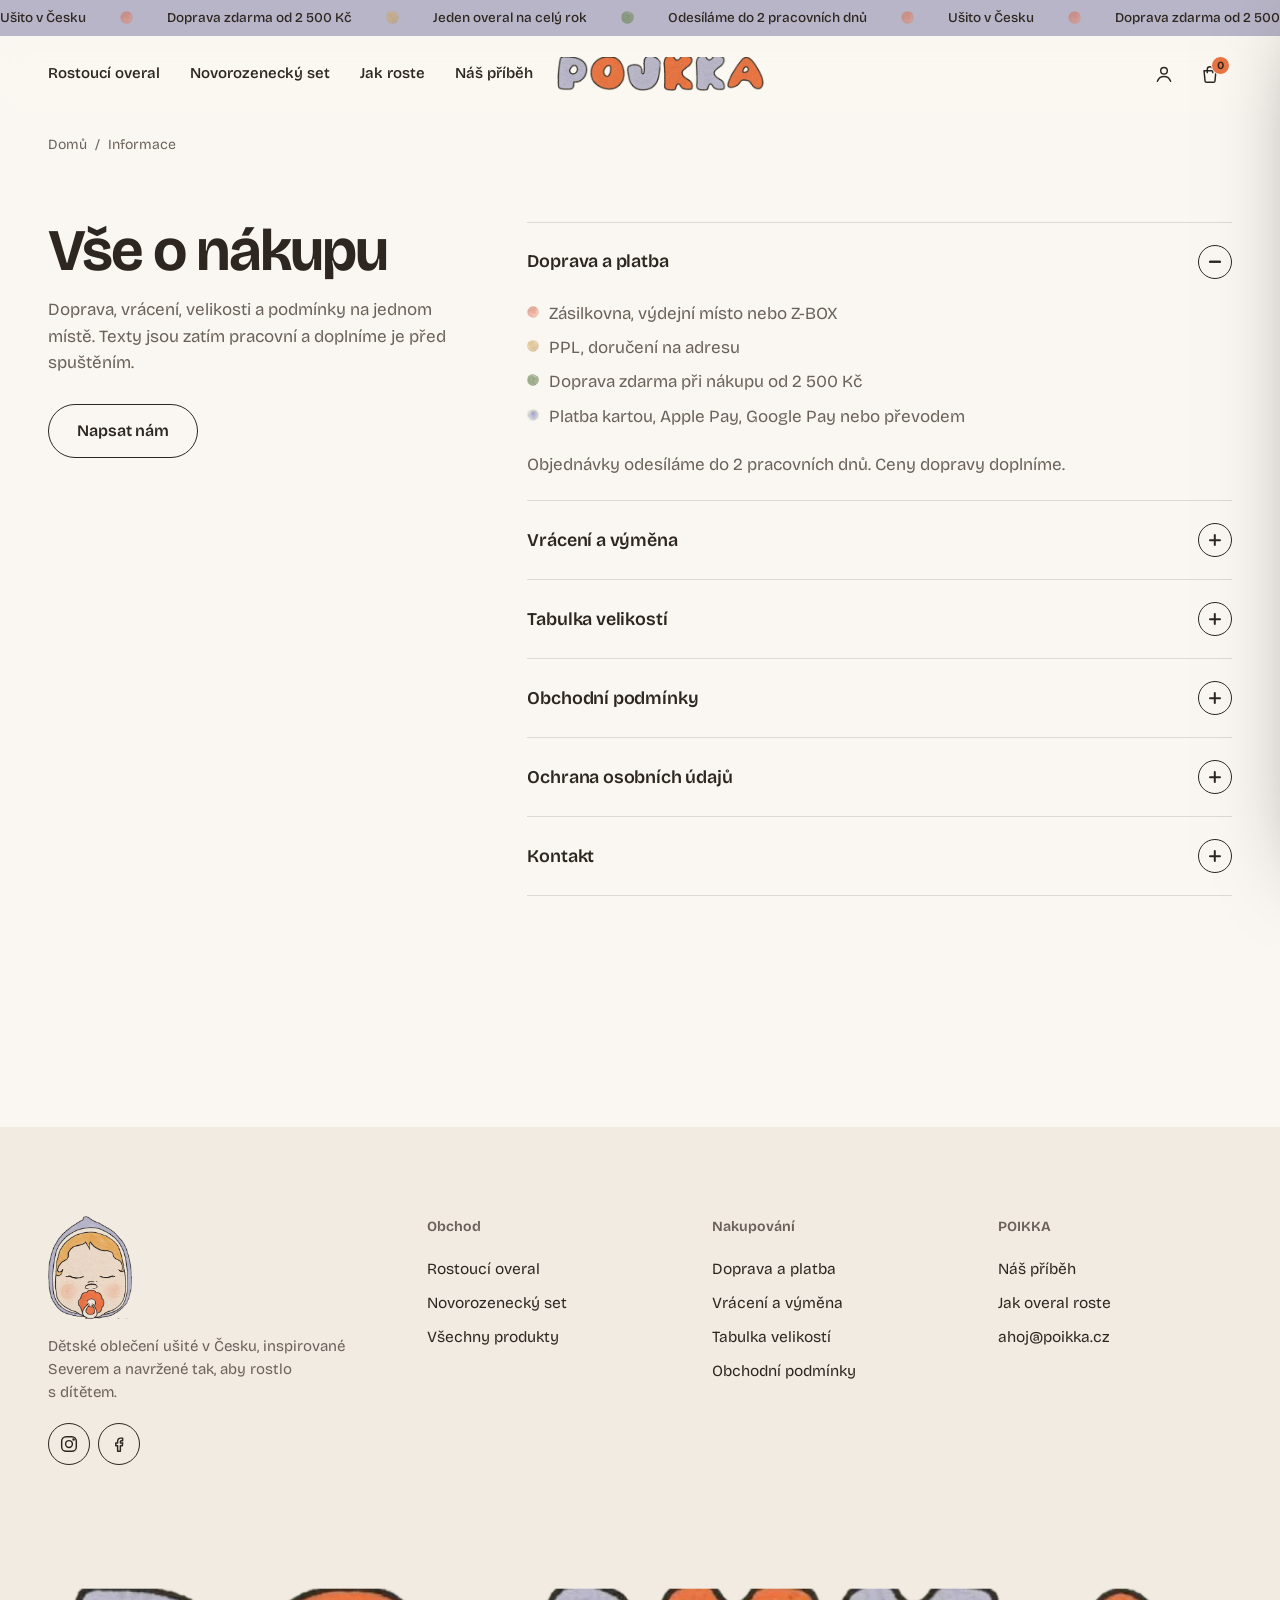
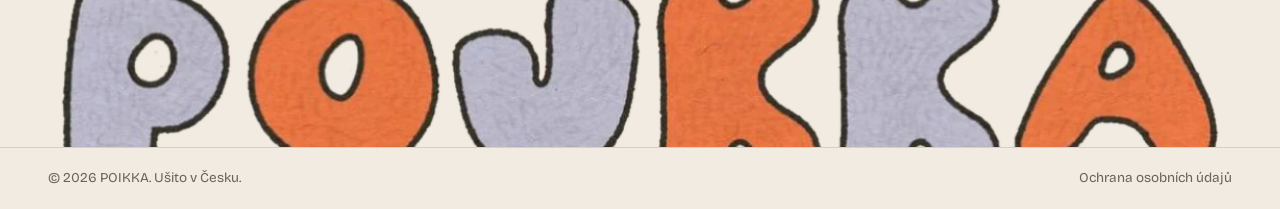
<file: info.html>
<!doctype html>
<html lang="cs"><head><meta charset="utf-8"><meta name="viewport" content="width=device-width, initial-scale=1, viewport-fit=cover">
<title>Doprava, vrácení a velikosti – POIKKA</title>
<meta name="description" content="Vše o nákupu v e-shopu POIKKA.">
<meta property="og:title" content="Doprava, vrácení a velikosti – POIKKA"><meta property="og:description" content="Vše o nákupu v e-shopu POIKKA."><meta property="og:image" content="assets/fotky/hero-main.webp">
<meta name="robots" content="noindex">
<meta name="theme-color" content="#FAF7F2">
<link rel="icon" type="image/png" href="assets/logo/poikka-favicon.png">
<link rel="preload" href="assets/fonts/bricolage.woff2" as="font" type="font/woff2" crossorigin>
<link rel="stylesheet" href="assets/poikka.css">
<style>html,body{margin:0;background:#FAF7F2}</style>
</head><body>
<svg width="0" height="0" style="position:absolute;width:0;height:0;overflow:hidden" aria-hidden="true">
  <defs>
    <symbol id="pk-i-menu" viewBox="0 0 24 24"><path d="M4 9h16M4 15h11"/></symbol>
    <symbol id="pk-i-close" viewBox="0 0 24 24"><path d="M6 6l12 12M18 6L6 18"/></symbol>
    <symbol id="pk-i-bag" viewBox="0 0 24 24"><path d="M5.5 8.5h13l-1.1 11.2a1.5 1.5 0 0 1-1.5 1.3H8.1a1.5 1.5 0 0 1-1.5-1.3L5.5 8.5z"/><path d="M9 10.5V7a3 3 0 0 1 6 0v3.5"/></symbol>
    <symbol id="pk-i-user" viewBox="0 0 24 24"><circle cx="12" cy="8.5" r="3.6"/><path d="M4.8 20c1.3-3.6 4-5.2 7.2-5.2s5.9 1.6 7.2 5.2"/></symbol>
    <symbol id="pk-i-search" viewBox="0 0 24 24"><circle cx="11" cy="11" r="6.3"/><path d="M20 20l-4.4-4.4"/></symbol>
    <symbol id="pk-i-left" viewBox="0 0 24 24"><path d="M14.5 6l-6 6 6 6"/></symbol>
    <symbol id="pk-i-right" viewBox="0 0 24 24"><path d="M9.5 6l6 6-6 6"/></symbol>
    <symbol id="pk-i-plus" viewBox="0 0 24 24"><path d="M12 6v12M6 12h12"/></symbol>
    <symbol id="pk-i-minus" viewBox="0 0 24 24"><path d="M6 12h12"/></symbol>
    <symbol id="pk-i-check" viewBox="0 0 24 24"><path d="M5 12.5l4.4 4.4L19 7.3"/></symbol>
    <symbol id="pk-i-star" viewBox="0 0 24 24"><path d="M12 3.2l2.6 5.6 6.1.7-4.5 4.2 1.2 6-5.4-3-5.4 3 1.2-6-4.5-4.2 6.1-.7z"/></symbol>
    <symbol id="pk-i-needle" viewBox="0 0 24 24"><path d="M4 20L17.2 6.8"/><ellipse cx="18.4" cy="5.6" rx="1.9" ry="1.1" transform="rotate(-45 18.4 5.6)"/><path d="M18.6 5.5c3 2.6.4 6.2-3 6.6-2.9.4-5.4 2.3-4.7 5.6"/></symbol>
    <symbol id="pk-i-grow" viewBox="0 0 24 24"><path d="M6 3v18M6 6h3M6 10h2M6 14h3M6 18h2"/><path d="M16.5 20V5M13 8.5l3.5-3.5L20 8.5"/></symbol>
    <symbol id="pk-i-leaf" viewBox="0 0 24 24"><path d="M5 19c0-8.3 5.4-14 14.5-14 0 9.1-5.7 14.5-14 14.5z"/><path d="M5 19.5l8.5-8.5"/></symbol>
    <symbol id="pk-i-truck" viewBox="0 0 24 24"><path d="M2.8 6.5h11v9.5h-11zM13.8 10h4.1l3.3 3.3V16h-7.4"/><circle cx="7" cy="17.6" r="1.9"/><circle cx="17.2" cy="17.6" r="1.9"/></symbol>
    <symbol id="pk-i-return" viewBox="0 0 24 24"><path d="M4 4.5v5h5"/><path d="M4.6 9.3A8 8 0 1 1 5.5 16.8"/></symbol>
    <symbol id="pk-i-snap" viewBox="0 0 24 24"><circle cx="12" cy="12" r="7"/><circle cx="12" cy="12" r="2.4"/></symbol>
    <symbol id="pk-i-cuff" viewBox="0 0 24 24"><path d="M7 3.5h10v6.5H7z"/><path d="M6 10h12v5H6zM6.6 15h10.8v5.5H6.6z"/><path d="M9 12.5h6"/></symbol>
    <symbol id="pk-i-wash" viewBox="0 0 24 24"><path d="M3 7.5h18l-2.2 11.2a1.6 1.6 0 0 1-1.6 1.3H6.8a1.6 1.6 0 0 1-1.6-1.3L3 7.5z"/><path d="M3.4 9.6c2 1.6 3.8 1.6 5.7 0s3.8-1.6 5.8 0 3.8 1.6 5.7 0"/><path d="M10.3 13.8h3.4"/></symbol>
    <symbol id="pk-i-gift" viewBox="0 0 24 24"><path d="M4.5 11h15v9.5h-15zM3.5 7.5h17V11h-17zM12 7.5v13"/><path d="M12 7.5C10.4 4 6.5 4 6.8 6.3 7 7.4 9 7.5 12 7.5zM12 7.5c1.6-3.5 5.5-3.5 5.2-1.2-.2 1.1-2.2 1.2-5.2 1.2z"/></symbol>
    <symbol id="pk-i-zip" viewBox="0 0 24 24"><path d="M12 2.5v11.5M9.8 5h4.4M9.8 8h4.4M9.8 11h4.4"/><rect x="10" y="14" width="4" height="6.5" rx="2"/></symbol>
    <symbol id="pk-i-hood" viewBox="0 0 24 24"><path d="M12 2.8c3.4.4 7 4.6 7 9.3 0 4.6-3 7.6-7 7.6s-7-3-7-7.6c0-4.7 3.6-8.9 7-9.3z"/><ellipse cx="12" cy="12.8" rx="3.9" ry="3.7"/></symbol>
    <symbol id="pk-i-camera" viewBox="0 0 24 24"><path d="M4 8h3.6L9.2 6h5.6l1.6 2H20v11H4z"/><circle cx="12" cy="13.3" r="3.3"/></symbol>
    <symbol id="pk-i-lock" viewBox="0 0 24 24"><rect x="5.5" y="10.5" width="13" height="9.5" rx="2"/><path d="M8.5 10.5V8a3.5 3.5 0 0 1 7 0v2.5"/></symbol>
    <symbol id="pk-i-box" viewBox="0 0 24 24"><path d="M4 7.8l8-4 8 4v8.6l-8 4-8-4z"/><path d="M4 7.8l8 4 8-4M12 11.8v8.6"/></symbol>
    <symbol id="pk-i-ruler" viewBox="0 0 24 24"><path d="M3.5 15.5L15.5 3.5l5 5-12 12z"/><path d="M7.5 11.5l1.8 1.8M10.5 8.5l1.8 1.8M13.5 5.5l1.8 1.8"/></symbol>
    <symbol id="pk-i-heart" viewBox="0 0 24 24"><path d="M12 19.5s-7.5-4.4-7.5-10A4.2 4.2 0 0 1 12 7a4.2 4.2 0 0 1 7.5 2.5c0 5.6-7.5 10-7.5 10z"/></symbol>
    <symbol id="pk-i-ig" viewBox="0 0 24 24"><rect x="4" y="4" width="16" height="16" rx="5"/><circle cx="12" cy="12" r="3.7"/><circle cx="17" cy="7" r=".6" fill="currentColor"/></symbol>
    <symbol id="pk-i-fb" viewBox="0 0 24 24"><path d="M14.5 8.5H16V5.6h-2c-2.3 0-3.5 1.4-3.5 3.6v1.7H8.5v2.9h2V20h3v-6.2h2.1l.4-2.9h-2.5V9.6c0-.7.3-1.1 1-1.1z"/></symbol>
    <symbol id="pk-i-touch" viewBox="0 0 24 24"><path d="M9 11V5.5a1.5 1.5 0 0 1 3 0V11m0-1.5a1.5 1.5 0 0 1 3 0V12m0-1a1.5 1.5 0 0 1 3 0v3.5c0 3.6-2.4 6-5.6 6-2.4 0-3.6-1-5-3l-2-3a1.5 1.5 0 0 1 2.4-1.8L9 14"/></symbol>
    <symbol id="pk-i-flower" viewBox="0 0 24 24"><g fill="currentColor"><circle cx="12" cy="12" r="7"/><circle cx="12" cy="4.6" r="3.2"/><circle cx="17.2" cy="6.8" r="3.2"/><circle cx="19.4" cy="12" r="3.2"/><circle cx="17.2" cy="17.2" r="3.2"/><circle cx="12" cy="19.4" r="3.2"/><circle cx="6.8" cy="17.2" r="3.2"/><circle cx="4.6" cy="12" r="3.2"/><circle cx="6.8" cy="6.8" r="3.2"/></g></symbol>
    <symbol id="pk-i-overal" viewBox="0 0 40 58"><path fill="currentColor" stroke="#2E2721" stroke-width="1.8" stroke-linejoin="round" d="M20 2.5c4.6.4 9.6 5.2 9.6 11 0 3-1.2 5.3-3 6.7l3.4 1.6 7 11.6-4.6 2.9-4.4-6.6V40l1.1 15.5H20.9L20 44l-.9 11.5h-8.2L12 40v-10.3l-4.4 6.6L3 33.4l7-11.6 3.4-1.6c-1.8-1.4-3-3.7-3-6.7 0-5.8 5-10.6 9.6-11z"/><ellipse cx="20" cy="13.4" rx="5.2" ry="5" fill="#FAF7F2" stroke="#2E2721" stroke-width="1.6"/></symbol>
  </defs>
</svg>

<!-- ===== POIKKA: HLAVIČKA (oznámení + menu) ===== -->
<div class="pk">
  <div class="pk-headwrap">
    <div class="pk-announce" aria-label="Novinky">
      <div class="pk-announce-track">
        <div class="pk-announce-set">
          <span>Ušito v Česku<i class="pk-wdot" aria-hidden="true"></i></span>
          <span>Doprava zdarma od 2 500 Kč<i class="pk-wdot pk-wdot--sand" aria-hidden="true"></i></span>
          <span>Jeden overal na celý rok<i class="pk-wdot pk-wdot--sage" aria-hidden="true"></i></span>
          <span>Odesíláme do 2 pracovních dnů<i class="pk-wdot" aria-hidden="true"></i></span>
          </div>
        <div class="pk-announce-set" aria-hidden="true">
          <span>Ušito v Česku<i class="pk-wdot" aria-hidden="true"></i></span>
          <span>Doprava zdarma od 2 500 Kč<i class="pk-wdot pk-wdot--sand" aria-hidden="true"></i></span>
          <span>Jeden overal na celý rok<i class="pk-wdot pk-wdot--sage" aria-hidden="true"></i></span>
          <span>Odesíláme do 2 pracovních dnů<i class="pk-wdot" aria-hidden="true"></i></span>
          </div>
      </div>
    </div>
    <header class="pk-header">
      <div class="pk-wrap pk-header-in">
        <nav class="pk-nav" aria-label="Hlavní menu">
          <a href="rostouci-overal.html">Rostoucí overal</a>
          <a href="novorozenecky-set.html">Novorozenecký set</a>
          <a href="index.html#jak-roste">Jak roste</a>
          <a href="index.html#pribeh">Náš příběh</a>
        </nav>
        <button class="pk-iconbtn pk-burger" type="button" aria-label="Otevřít menu" aria-expanded="false" data-menu-open>
          <svg class="pk-ico"><use href="#pk-i-menu"/></svg>
        </button>
        <a class="pk-logo" href="index.html" aria-label="POIKKA – úvodní stránka">
          <img src="assets/logo/poikka-napis.webp" alt="POIKKA" width="480" height="83">
        </a>
        <div class="pk-actions">
          <a class="pk-iconbtn pk-hide-m" href="info.html#kontakt" aria-label="Můj účet"><svg class="pk-ico"><use href="#pk-i-user"/></svg></a>
          <a class="pk-iconbtn" href="#" data-open="pk-cart" aria-label="Košík">
            <svg class="pk-ico"><use href="#pk-i-bag"/></svg>
            <span class="pk-cartcount">0</span>
          </a>
        </div>
      </div>
    </header>
  </div>
  <div class="pk-head-spacer" aria-hidden="true"></div>

  <div class="pk-mmenu" role="dialog" aria-modal="true" aria-label="Menu">
    <div class="pk-mmenu-top">
      <img src="assets/logo/poikka-napis.webp" alt="POIKKA">
      <button class="pk-iconbtn" type="button" aria-label="Zavřít menu" data-menu-close><svg class="pk-ico"><use href="#pk-i-close"/></svg></button>
    </div>
    <nav aria-label="Mobilní menu">
      <a href="rostouci-overal.html">Rostoucí overal</a>
      <a href="novorozenecky-set.html">Novorozenecký set</a>
      <a href="index.html#jak-roste">Jak roste</a>
      <a href="index.html#pribeh">Náš příběh</a>
      <a href="info.html#kontakt">Můj účet</a>
    </nav>
    <div class="pk-mmenu-foot">
      <img src="assets/logo/poikka-miminko.webp" alt="">
      <span>Dětské oblečení ušité v Česku.<br>Napište nám: ahoj@poikka.cz</span>
    </div>
  </div>
</div>
<!-- ===== /HLAVIČKA ===== -->
<!-- ===== POIKKA: INFORMACE (náhled – texty jsou pracovní) ===== -->
<div class="pk">
  <div class="pk-wrap">
    <nav class="pk-crumbs" aria-label="Drobečková navigace"><a href="index.html">Domů</a><span>/</span><span aria-current="page">Informace</span></nav>
  </div>

  <section class="pk-sec" style="padding-top:clamp(24px,4vw,48px)" aria-labelledby="pk-info-h">
    <div class="pk-wrap pk-faq">
      <div class="pk-faq-side">
        <h1 class="pk-h2" id="pk-info-h">Vše o nákupu</h1>
        <p class="pk-body">Doprava, vrácení, velikosti a podmínky na jednom místě. Texty jsou zatím pracovní a doplníme je před spuštěním.</p>
        <a class="pk-btn pk-btn--ghost" href="mailto:ahoj@poikka.cz">Napsat nám</a>
      </div>
      <div>
        <div class="pk-acc is-open" id="doprava"><button class="pk-acc-btn" type="button" aria-expanded="true">Doprava a platba<span class="pk-acc-ico"></span></button>
          <div class="pk-acc-panel"><div>
            <ul>
              <li><i class="pk-wdot"></i>Zásilkovna, výdejní místo nebo Z-BOX</li>
              <li><i class="pk-wdot pk-wdot--sand"></i>PPL, doručení na adresu</li>
              <li><i class="pk-wdot pk-wdot--sage"></i>Doprava zdarma při nákupu od 2 500 Kč</li>
              <li><i class="pk-wdot pk-wdot--lav"></i>Platba kartou, Apple Pay, Google Pay nebo převodem</li>
            </ul>
            <p>Objednávky odesíláme do 2 pracovních dnů. Ceny dopravy doplníme.</p>
          </div></div></div>
        <div class="pk-acc" id="vraceni"><button class="pk-acc-btn" type="button" aria-expanded="false">Vrácení a výměna<span class="pk-acc-ico"></span></button>
          <div class="pk-acc-panel"><div><p>Do 30 dní od převzetí můžete zboží vrátit nebo vyměnit za jinou velikost. Stačí nám napsat na ahoj@poikka.cz a zboží poslat zpět nenošené a s visačkou.</p></div></div></div>
        <div class="pk-acc" id="velikosti"><button class="pk-acc-btn" type="button" aria-expanded="false">Tabulka velikostí<span class="pk-acc-ico"></span></button>
          <div class="pk-acc-panel"><div>
            <p><b style="color:var(--pk-ink)">Rostoucí overal</b></p>
            <div style="overflow-x:auto">
            <table class="pk-table">
              <thead><tr><th>Výška dítěte</th><th>Věk zhruba</th><th>Velikost</th><th>Manžety</th></tr></thead>
              <tbody>
                <tr><td>do 62 cm</td><td>0–3 m</td><td>62–80</td><td>2× ohrnuté</td></tr>
                <tr><td>63–68 cm</td><td>3–6 m</td><td>62–80</td><td>1× ohrnuté</td></tr>
                <tr><td>69–76 cm</td><td>6–12 m</td><td>62–80</td><td>rozložené</td></tr>
                <tr><td>77–86 cm</td><td>12–18 m</td><td>80–98</td><td>2× ohrnuté</td></tr>
                <tr><td>87–98 cm</td><td>18–30 m</td><td>80–98</td><td>rozložené</td></tr>
              </tbody>
            </table>
            </div>
            <p style="margin-top:22px"><b style="color:var(--pk-ink)">Novorozenecký set</b></p>
            <div style="overflow-x:auto">
            <table class="pk-table">
              <thead><tr><th>Velikost</th><th>Výška dítěte</th><th>Věk zhruba</th></tr></thead>
              <tbody>
                <tr><td>50</td><td>do 50 cm</td><td>do 1 měsíce</td></tr>
                <tr><td>56</td><td>51–56 cm</td><td>1–2 měsíce</td></tr>
                <tr><td>62</td><td>57–62 cm</td><td>2–4 měsíce</td></tr>
                <tr><td>68</td><td>63–68 cm</td><td>4–6 měsíců</td></tr>
              </tbody>
            </table>
            </div>
          </div></div></div>
        <div class="pk-acc" id="podminky"><button class="pk-acc-btn" type="button" aria-expanded="false">Obchodní podmínky<span class="pk-acc-ico"></span></button>
          <div class="pk-acc-panel"><div><p>Obchodní podmínky doplníme před spuštěním e-shopu.</p></div></div></div>
        <div class="pk-acc" id="soukromi"><button class="pk-acc-btn" type="button" aria-expanded="false">Ochrana osobních údajů<span class="pk-acc-ico"></span></button>
          <div class="pk-acc-panel"><div><p>Zásady zpracování osobních údajů doplníme před spuštěním e-shopu.</p></div></div></div>
        <div class="pk-acc" id="kontakt"><button class="pk-acc-btn" type="button" aria-expanded="false">Kontakt<span class="pk-acc-ico"></span></button>
          <div class="pk-acc-panel"><div><p>E-mail: ahoj@poikka.cz. Odpovídáme do druhého dne.</p></div></div></div>
      </div>
    </div>
  </section>
</div>
<!-- ===== /INFORMACE ===== -->
<!-- ===== POIKKA: PATIČKA ===== -->
<div class="pk">
  <footer class="pk-footer">
    <div class="pk-wrap pk-foot-grid">
      <div class="pk-foot-brand">
        <img src="assets/logo/poikka-miminko.webp" alt="POIKKA">
        <p>Dětské oblečení ušité v Česku, inspirované Severem a navržené tak, aby rostlo s dítětem.</p>
        <div class="pk-social">
          <a href="https://www.instagram.com/" aria-label="Instagram"><svg class="pk-ico"><use href="#pk-i-ig"/></svg></a>
          <a href="https://www.facebook.com/" aria-label="Facebook"><svg class="pk-ico"><use href="#pk-i-fb"/></svg></a>
        </div>
      </div>
      <div class="pk-foot-col">
        <h4>Obchod</h4>
        <a href="rostouci-overal.html">Rostoucí overal</a>
        <a href="novorozenecky-set.html">Novorozenecký set</a>
        <a href="index.html#obchod">Všechny produkty</a>
      </div>
      <div class="pk-foot-col">
        <h4>Nakupování</h4>
        <a href="info.html#doprava">Doprava a platba</a>
        <a href="info.html#vraceni">Vrácení a výměna</a>
        <a href="info.html#velikosti">Tabulka velikostí</a>
        <a href="info.html#podminky">Obchodní podmínky</a>
      </div>
      <div class="pk-foot-col">
        <h4>POIKKA</h4>
        <a href="index.html#pribeh">Náš příběh</a>
        <a href="index.html#jak-roste">Jak overal roste</a>
        <a href="mailto:ahoj@poikka.cz">ahoj@poikka.cz</a>
      </div>
    </div>
    <div class="pk-foot-word" aria-hidden="true"><img src="assets/logo/poikka-napis-velky.webp" alt="" loading="lazy"></div>
    <div class="pk-foot-bar">
      <div class="pk-wrap" style="display:flex;justify-content:space-between;gap:16px;flex-wrap:wrap;width:100%">
        <span>© 2026 POIKKA. Ušito v Česku.</span>
        <span><a href="info.html#soukromi">Ochrana osobních údajů</a></span>
      </div>
    </div>
  </footer>

  <!-- sdílené vrstvy -->
  <div class="pk-scrim"></div>
  <div class="pk-toast" role="status" aria-live="polite"><i class="pk-wdot"></i><span></span></div>
</div>
<!-- ===== /PATIČKA ===== -->
<!-- NÁHLED: košík (ve WordPressu nahradí WooCommerce košík) -->
<div class="pk">
  <aside class="pk-drawer" id="pk-cart" aria-hidden="true" aria-label="Košík">
    <div class="pk-drawer-head"><h3>Košík</h3><button class="pk-iconbtn" type="button" data-close aria-label="Zavřít"><svg class="pk-ico"><use href="#pk-i-close"/></svg></button></div>
    <div class="pk-drawer-body"></div>
    <div class="pk-drawer-foot">
      <div class="pk-ship"><div class="pk-ship-t"><svg class="pk-ico"><use href="#pk-i-truck"/></svg><span></span></div><div class="pk-ship-bar"><span></span></div></div>
      <div class="pk-cart-total"><span>Celkem</span><span data-cart-total>0 Kč</span></div>
      <a class="pk-btn pk-btn--block" href="#" data-preview-checkout>Pokračovat k pokladně</a>
      <button class="pk-btn pk-btn--ghost pk-btn--block" type="button" data-close>Nakupovat dál</button>
      <p class="pk-small" style="text-align:center;color:var(--pk-muted)">Náhled webu, objednávky zatím nejdou. <button type="button" class="pk-opt-link" data-cart-clear>Vyprázdnit košík</button></p>
    </div>
  </aside>
</div>

<script>window.POIKKA_PREVIEW=true;</script>
<script src="assets/poikka.js"></script>
</body></html>
</file>
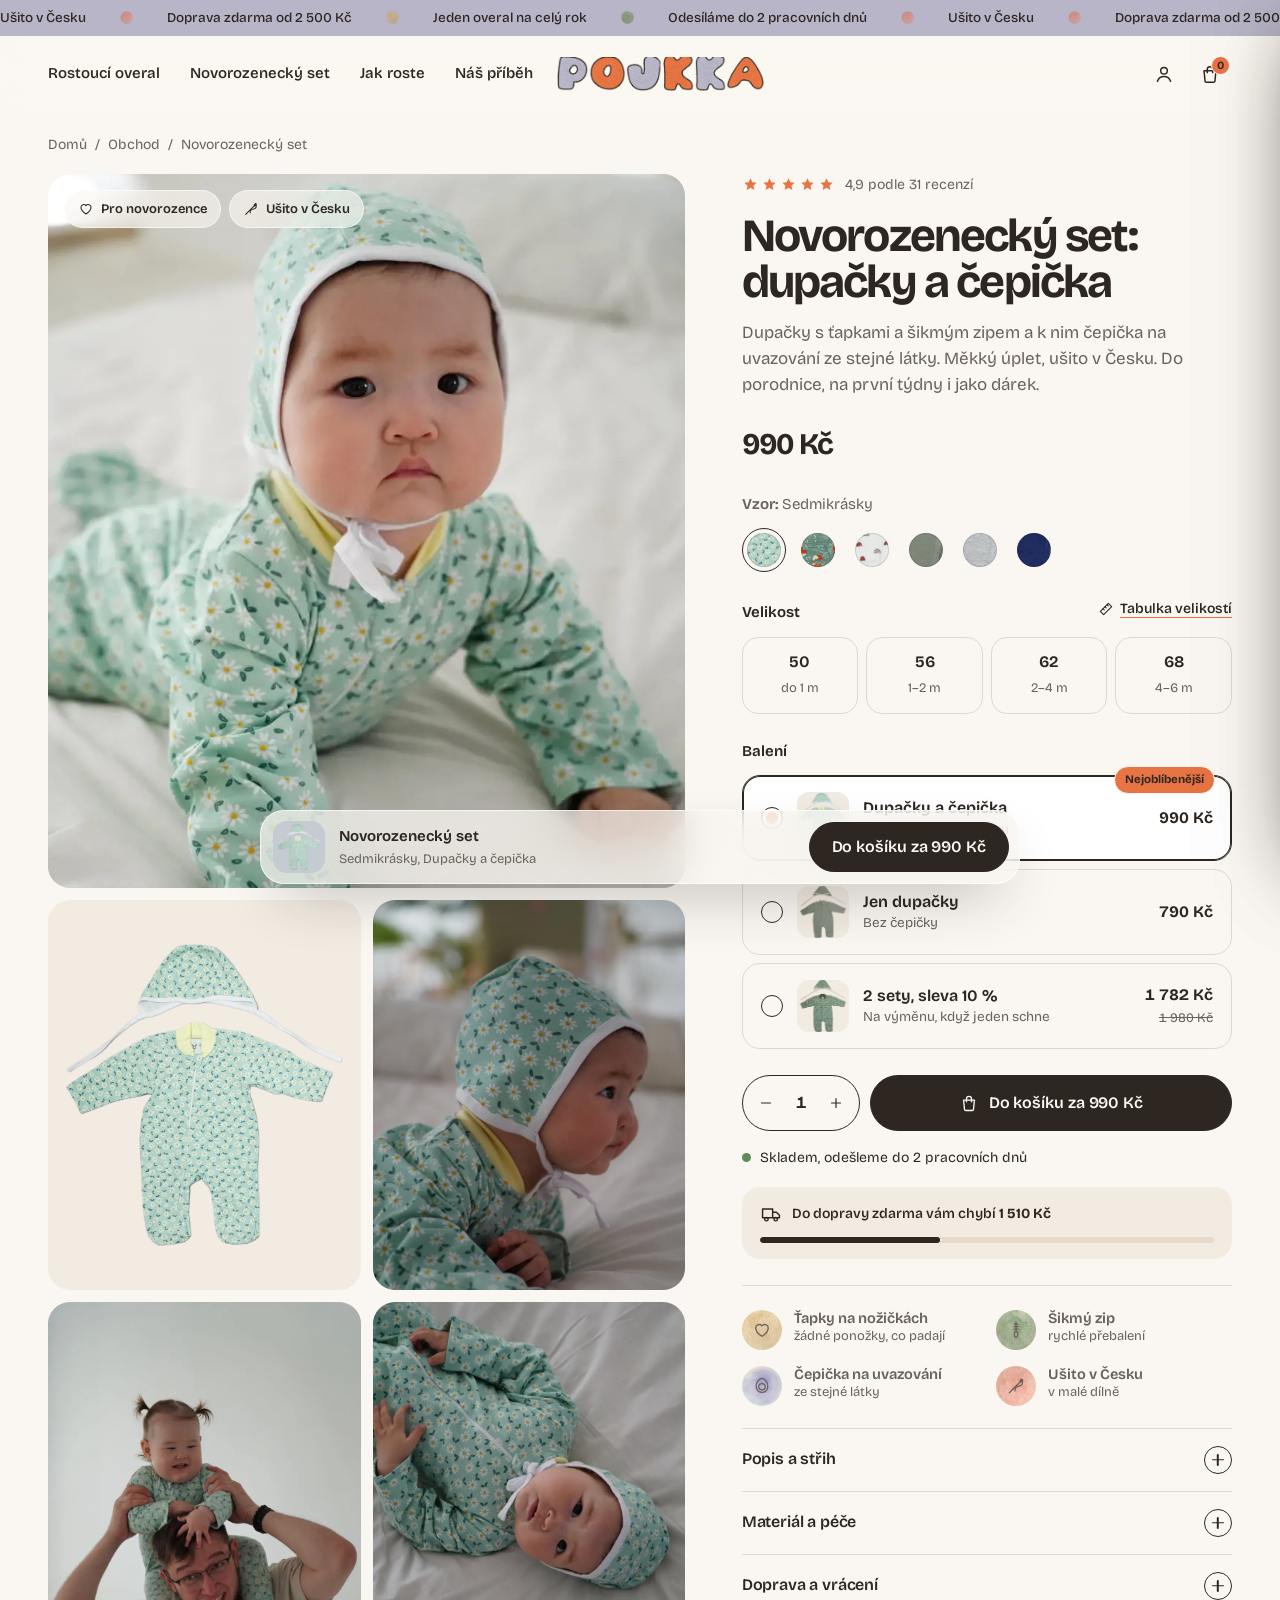
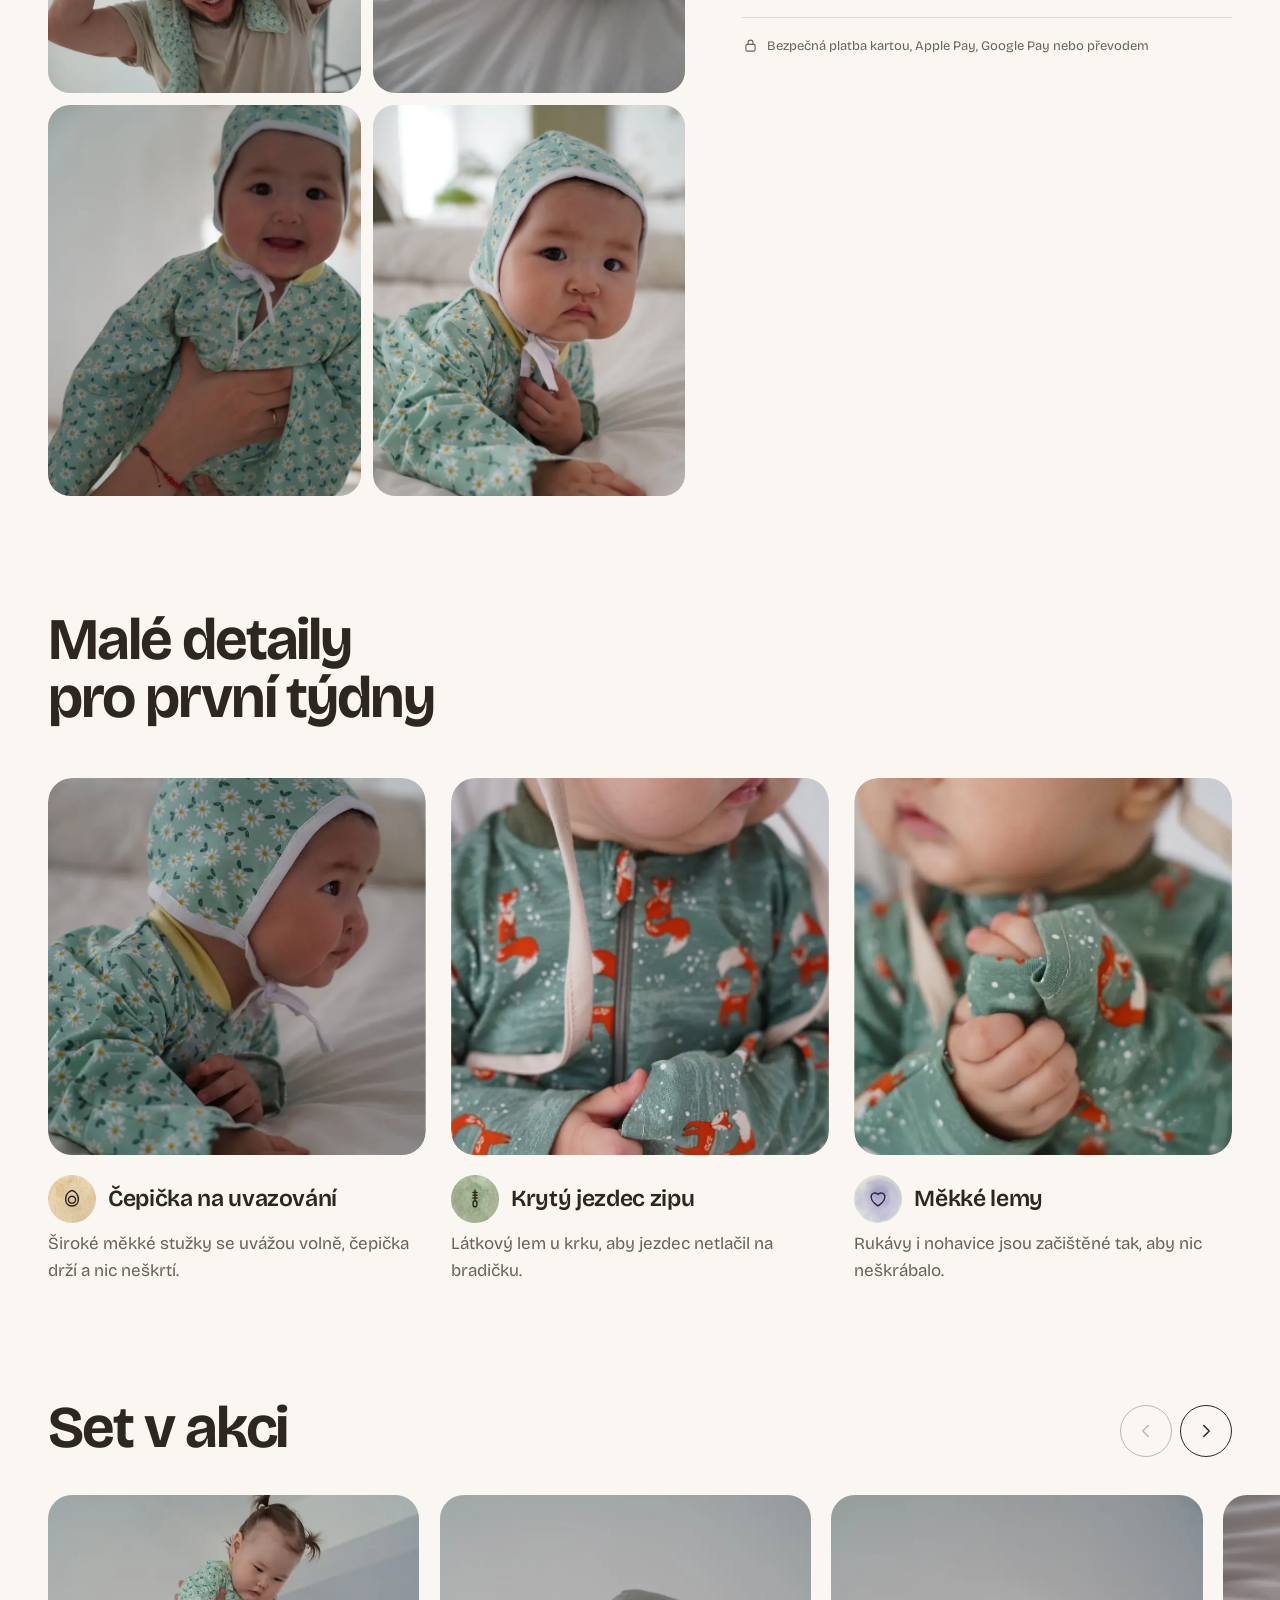
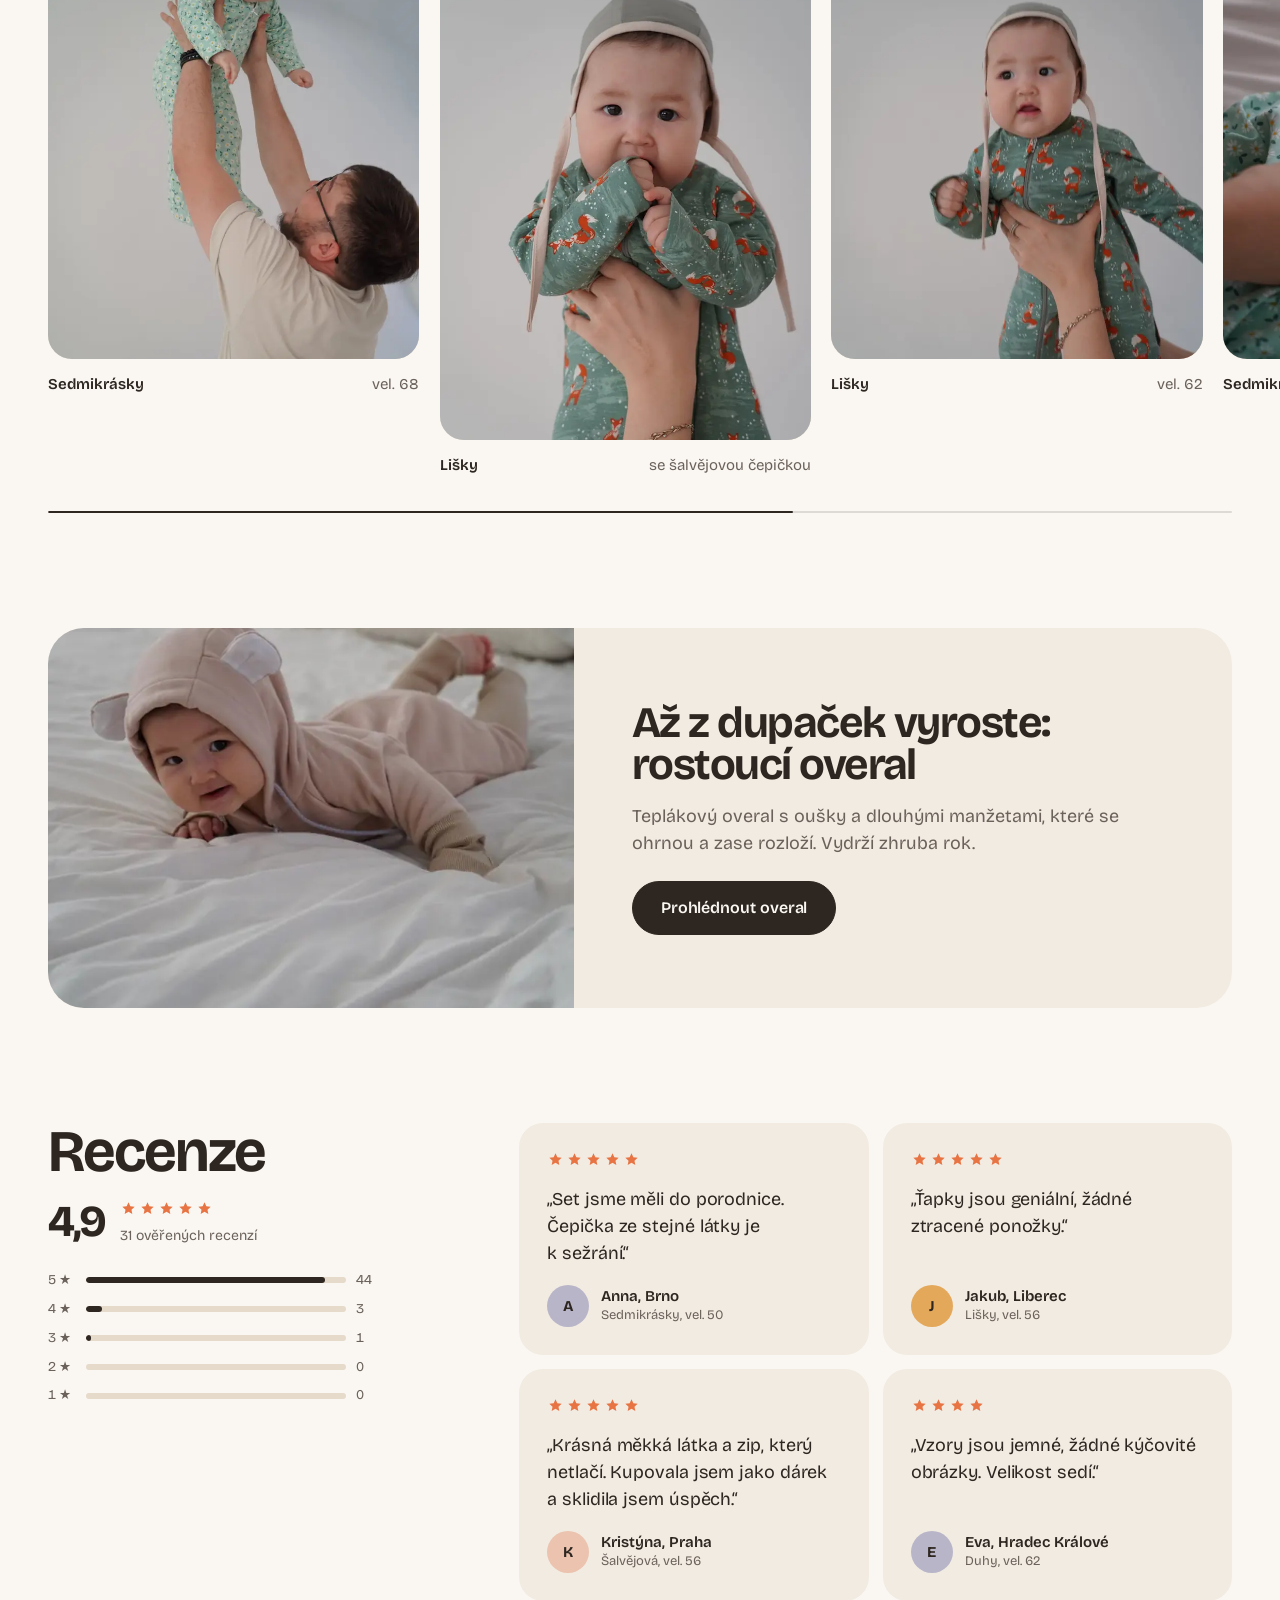
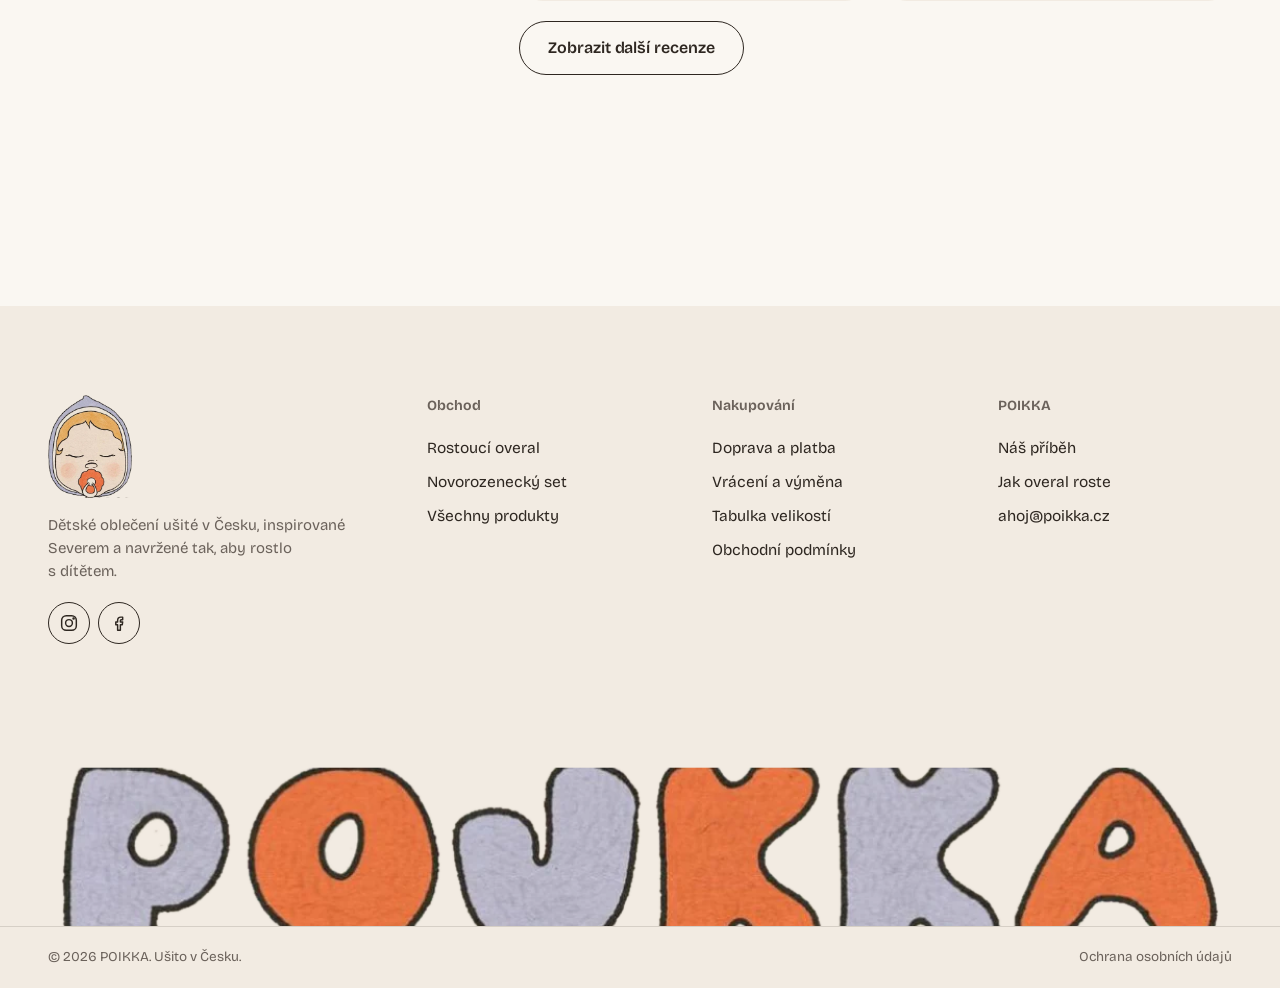
<file: novorozenecky-set.html>
<!doctype html>
<html lang="cs"><head><meta charset="utf-8"><meta name="viewport" content="width=device-width, initial-scale=1, viewport-fit=cover">
<title>Novorozenecký set: dupačky a čepička – POIKKA</title>
<meta name="description" content="Dupačky s ťapkami a čepička na uvazování ze stejné látky. Ušito v Česku.">
<meta property="og:title" content="Novorozenecký set: dupačky a čepička – POIKKA"><meta property="og:description" content="Dupačky s ťapkami a čepička na uvazování ze stejné látky. Ušito v Česku."><meta property="og:image" content="assets/fotky/set-main.webp">
<meta name="robots" content="noindex">
<meta name="theme-color" content="#FAF7F2">
<link rel="icon" type="image/png" href="assets/logo/poikka-favicon.png">
<link rel="preload" href="assets/fonts/bricolage.woff2" as="font" type="font/woff2" crossorigin>
<link rel="stylesheet" href="assets/poikka.css">
<style>html,body{margin:0;background:#FAF7F2}</style>
</head><body>
<svg width="0" height="0" style="position:absolute;width:0;height:0;overflow:hidden" aria-hidden="true">
  <defs>
    <symbol id="pk-i-menu" viewBox="0 0 24 24"><path d="M4 9h16M4 15h11"/></symbol>
    <symbol id="pk-i-close" viewBox="0 0 24 24"><path d="M6 6l12 12M18 6L6 18"/></symbol>
    <symbol id="pk-i-bag" viewBox="0 0 24 24"><path d="M5.5 8.5h13l-1.1 11.2a1.5 1.5 0 0 1-1.5 1.3H8.1a1.5 1.5 0 0 1-1.5-1.3L5.5 8.5z"/><path d="M9 10.5V7a3 3 0 0 1 6 0v3.5"/></symbol>
    <symbol id="pk-i-user" viewBox="0 0 24 24"><circle cx="12" cy="8.5" r="3.6"/><path d="M4.8 20c1.3-3.6 4-5.2 7.2-5.2s5.9 1.6 7.2 5.2"/></symbol>
    <symbol id="pk-i-search" viewBox="0 0 24 24"><circle cx="11" cy="11" r="6.3"/><path d="M20 20l-4.4-4.4"/></symbol>
    <symbol id="pk-i-left" viewBox="0 0 24 24"><path d="M14.5 6l-6 6 6 6"/></symbol>
    <symbol id="pk-i-right" viewBox="0 0 24 24"><path d="M9.5 6l6 6-6 6"/></symbol>
    <symbol id="pk-i-plus" viewBox="0 0 24 24"><path d="M12 6v12M6 12h12"/></symbol>
    <symbol id="pk-i-minus" viewBox="0 0 24 24"><path d="M6 12h12"/></symbol>
    <symbol id="pk-i-check" viewBox="0 0 24 24"><path d="M5 12.5l4.4 4.4L19 7.3"/></symbol>
    <symbol id="pk-i-star" viewBox="0 0 24 24"><path d="M12 3.2l2.6 5.6 6.1.7-4.5 4.2 1.2 6-5.4-3-5.4 3 1.2-6-4.5-4.2 6.1-.7z"/></symbol>
    <symbol id="pk-i-needle" viewBox="0 0 24 24"><path d="M4 20L17.2 6.8"/><ellipse cx="18.4" cy="5.6" rx="1.9" ry="1.1" transform="rotate(-45 18.4 5.6)"/><path d="M18.6 5.5c3 2.6.4 6.2-3 6.6-2.9.4-5.4 2.3-4.7 5.6"/></symbol>
    <symbol id="pk-i-grow" viewBox="0 0 24 24"><path d="M6 3v18M6 6h3M6 10h2M6 14h3M6 18h2"/><path d="M16.5 20V5M13 8.5l3.5-3.5L20 8.5"/></symbol>
    <symbol id="pk-i-leaf" viewBox="0 0 24 24"><path d="M5 19c0-8.3 5.4-14 14.5-14 0 9.1-5.7 14.5-14 14.5z"/><path d="M5 19.5l8.5-8.5"/></symbol>
    <symbol id="pk-i-truck" viewBox="0 0 24 24"><path d="M2.8 6.5h11v9.5h-11zM13.8 10h4.1l3.3 3.3V16h-7.4"/><circle cx="7" cy="17.6" r="1.9"/><circle cx="17.2" cy="17.6" r="1.9"/></symbol>
    <symbol id="pk-i-return" viewBox="0 0 24 24"><path d="M4 4.5v5h5"/><path d="M4.6 9.3A8 8 0 1 1 5.5 16.8"/></symbol>
    <symbol id="pk-i-snap" viewBox="0 0 24 24"><circle cx="12" cy="12" r="7"/><circle cx="12" cy="12" r="2.4"/></symbol>
    <symbol id="pk-i-cuff" viewBox="0 0 24 24"><path d="M7 3.5h10v6.5H7z"/><path d="M6 10h12v5H6zM6.6 15h10.8v5.5H6.6z"/><path d="M9 12.5h6"/></symbol>
    <symbol id="pk-i-wash" viewBox="0 0 24 24"><path d="M3 7.5h18l-2.2 11.2a1.6 1.6 0 0 1-1.6 1.3H6.8a1.6 1.6 0 0 1-1.6-1.3L3 7.5z"/><path d="M3.4 9.6c2 1.6 3.8 1.6 5.7 0s3.8-1.6 5.8 0 3.8 1.6 5.7 0"/><path d="M10.3 13.8h3.4"/></symbol>
    <symbol id="pk-i-gift" viewBox="0 0 24 24"><path d="M4.5 11h15v9.5h-15zM3.5 7.5h17V11h-17zM12 7.5v13"/><path d="M12 7.5C10.4 4 6.5 4 6.8 6.3 7 7.4 9 7.5 12 7.5zM12 7.5c1.6-3.5 5.5-3.5 5.2-1.2-.2 1.1-2.2 1.2-5.2 1.2z"/></symbol>
    <symbol id="pk-i-zip" viewBox="0 0 24 24"><path d="M12 2.5v11.5M9.8 5h4.4M9.8 8h4.4M9.8 11h4.4"/><rect x="10" y="14" width="4" height="6.5" rx="2"/></symbol>
    <symbol id="pk-i-hood" viewBox="0 0 24 24"><path d="M12 2.8c3.4.4 7 4.6 7 9.3 0 4.6-3 7.6-7 7.6s-7-3-7-7.6c0-4.7 3.6-8.9 7-9.3z"/><ellipse cx="12" cy="12.8" rx="3.9" ry="3.7"/></symbol>
    <symbol id="pk-i-camera" viewBox="0 0 24 24"><path d="M4 8h3.6L9.2 6h5.6l1.6 2H20v11H4z"/><circle cx="12" cy="13.3" r="3.3"/></symbol>
    <symbol id="pk-i-lock" viewBox="0 0 24 24"><rect x="5.5" y="10.5" width="13" height="9.5" rx="2"/><path d="M8.5 10.5V8a3.5 3.5 0 0 1 7 0v2.5"/></symbol>
    <symbol id="pk-i-box" viewBox="0 0 24 24"><path d="M4 7.8l8-4 8 4v8.6l-8 4-8-4z"/><path d="M4 7.8l8 4 8-4M12 11.8v8.6"/></symbol>
    <symbol id="pk-i-ruler" viewBox="0 0 24 24"><path d="M3.5 15.5L15.5 3.5l5 5-12 12z"/><path d="M7.5 11.5l1.8 1.8M10.5 8.5l1.8 1.8M13.5 5.5l1.8 1.8"/></symbol>
    <symbol id="pk-i-heart" viewBox="0 0 24 24"><path d="M12 19.5s-7.5-4.4-7.5-10A4.2 4.2 0 0 1 12 7a4.2 4.2 0 0 1 7.5 2.5c0 5.6-7.5 10-7.5 10z"/></symbol>
    <symbol id="pk-i-ig" viewBox="0 0 24 24"><rect x="4" y="4" width="16" height="16" rx="5"/><circle cx="12" cy="12" r="3.7"/><circle cx="17" cy="7" r=".6" fill="currentColor"/></symbol>
    <symbol id="pk-i-fb" viewBox="0 0 24 24"><path d="M14.5 8.5H16V5.6h-2c-2.3 0-3.5 1.4-3.5 3.6v1.7H8.5v2.9h2V20h3v-6.2h2.1l.4-2.9h-2.5V9.6c0-.7.3-1.1 1-1.1z"/></symbol>
    <symbol id="pk-i-touch" viewBox="0 0 24 24"><path d="M9 11V5.5a1.5 1.5 0 0 1 3 0V11m0-1.5a1.5 1.5 0 0 1 3 0V12m0-1a1.5 1.5 0 0 1 3 0v3.5c0 3.6-2.4 6-5.6 6-2.4 0-3.6-1-5-3l-2-3a1.5 1.5 0 0 1 2.4-1.8L9 14"/></symbol>
    <symbol id="pk-i-flower" viewBox="0 0 24 24"><g fill="currentColor"><circle cx="12" cy="12" r="7"/><circle cx="12" cy="4.6" r="3.2"/><circle cx="17.2" cy="6.8" r="3.2"/><circle cx="19.4" cy="12" r="3.2"/><circle cx="17.2" cy="17.2" r="3.2"/><circle cx="12" cy="19.4" r="3.2"/><circle cx="6.8" cy="17.2" r="3.2"/><circle cx="4.6" cy="12" r="3.2"/><circle cx="6.8" cy="6.8" r="3.2"/></g></symbol>
    <symbol id="pk-i-overal" viewBox="0 0 40 58"><path fill="currentColor" stroke="#2E2721" stroke-width="1.8" stroke-linejoin="round" d="M20 2.5c4.6.4 9.6 5.2 9.6 11 0 3-1.2 5.3-3 6.7l3.4 1.6 7 11.6-4.6 2.9-4.4-6.6V40l1.1 15.5H20.9L20 44l-.9 11.5h-8.2L12 40v-10.3l-4.4 6.6L3 33.4l7-11.6 3.4-1.6c-1.8-1.4-3-3.7-3-6.7 0-5.8 5-10.6 9.6-11z"/><ellipse cx="20" cy="13.4" rx="5.2" ry="5" fill="#FAF7F2" stroke="#2E2721" stroke-width="1.6"/></symbol>
  </defs>
</svg>

<!-- ===== POIKKA: HLAVIČKA (oznámení + menu) ===== -->
<div class="pk">
  <div class="pk-headwrap">
    <div class="pk-announce" aria-label="Novinky">
      <div class="pk-announce-track">
        <div class="pk-announce-set">
          <span>Ušito v Česku<i class="pk-wdot" aria-hidden="true"></i></span>
          <span>Doprava zdarma od 2 500 Kč<i class="pk-wdot pk-wdot--sand" aria-hidden="true"></i></span>
          <span>Jeden overal na celý rok<i class="pk-wdot pk-wdot--sage" aria-hidden="true"></i></span>
          <span>Odesíláme do 2 pracovních dnů<i class="pk-wdot" aria-hidden="true"></i></span>
          </div>
        <div class="pk-announce-set" aria-hidden="true">
          <span>Ušito v Česku<i class="pk-wdot" aria-hidden="true"></i></span>
          <span>Doprava zdarma od 2 500 Kč<i class="pk-wdot pk-wdot--sand" aria-hidden="true"></i></span>
          <span>Jeden overal na celý rok<i class="pk-wdot pk-wdot--sage" aria-hidden="true"></i></span>
          <span>Odesíláme do 2 pracovních dnů<i class="pk-wdot" aria-hidden="true"></i></span>
          </div>
      </div>
    </div>
    <header class="pk-header">
      <div class="pk-wrap pk-header-in">
        <nav class="pk-nav" aria-label="Hlavní menu">
          <a href="rostouci-overal.html">Rostoucí overal</a>
          <a href="novorozenecky-set.html">Novorozenecký set</a>
          <a href="index.html#jak-roste">Jak roste</a>
          <a href="index.html#pribeh">Náš příběh</a>
        </nav>
        <button class="pk-iconbtn pk-burger" type="button" aria-label="Otevřít menu" aria-expanded="false" data-menu-open>
          <svg class="pk-ico"><use href="#pk-i-menu"/></svg>
        </button>
        <a class="pk-logo" href="index.html" aria-label="POIKKA – úvodní stránka">
          <img src="assets/logo/poikka-napis.webp" alt="POIKKA" width="480" height="83">
        </a>
        <div class="pk-actions">
          <a class="pk-iconbtn pk-hide-m" href="info.html#kontakt" aria-label="Můj účet"><svg class="pk-ico"><use href="#pk-i-user"/></svg></a>
          <a class="pk-iconbtn" href="#" data-open="pk-cart" aria-label="Košík">
            <svg class="pk-ico"><use href="#pk-i-bag"/></svg>
            <span class="pk-cartcount">0</span>
          </a>
        </div>
      </div>
    </header>
  </div>
  <div class="pk-head-spacer" aria-hidden="true"></div>

  <div class="pk-mmenu" role="dialog" aria-modal="true" aria-label="Menu">
    <div class="pk-mmenu-top">
      <img src="assets/logo/poikka-napis.webp" alt="POIKKA">
      <button class="pk-iconbtn" type="button" aria-label="Zavřít menu" data-menu-close><svg class="pk-ico"><use href="#pk-i-close"/></svg></button>
    </div>
    <nav aria-label="Mobilní menu">
      <a href="rostouci-overal.html">Rostoucí overal</a>
      <a href="novorozenecky-set.html">Novorozenecký set</a>
      <a href="index.html#jak-roste">Jak roste</a>
      <a href="index.html#pribeh">Náš příběh</a>
      <a href="info.html#kontakt">Můj účet</a>
    </nav>
    <div class="pk-mmenu-foot">
      <img src="assets/logo/poikka-miminko.webp" alt="">
      <span>Dětské oblečení ušité v Česku.<br>Napište nám: ahoj@poikka.cz</span>
    </div>
  </div>
</div>
<!-- ===== /HLAVIČKA ===== -->
<!-- ===== POIKKA: PRODUKTOVÁ STRÁNKA – NOVOROZENECKÝ SET ===== -->
<script>
  window.POIKKA_PDP = {
    name: 'Novorozenecký set',
    productId: 0,
    freeShipping: 2500,
    perMonth: false,
    cartUrl: '#',
    attrColor: 'attribute_pa_vzor',
    attrSize: 'attribute_pa_velikost',
    variations: { /* 'sedmikrasky|56': 201, ... */ },
    bundles: {                           // ceny jsou pracovní – upravte
      set:   { name: 'Dupačky a čepička', price: 990,  old: 0,    pcs: 1 },
      body:  { name: 'Jen dupačky',       price: 790,  old: 0,    pcs: 1 },
      duo:   { name: '2 sety',            price: 1782, old: 1980, pcs: 2 }
    }
  };
</script>
<div class="pk">
  <div class="pk-wrap">
    <nav class="pk-crumbs" aria-label="Drobečková navigace"><a href="index.html">Domů</a><span>/</span><a href="index.html#obchod">Obchod</a><span>/</span><span aria-current="page">Novorozenecký set</span></nav>

    <div class="pk-pdp" data-pdp>
      <div class="pk-gallery">
        <div class="pk-gal-badges">
          <span class="pk-gbadge"><svg class="pk-ico"><use href="#pk-i-heart"/></svg>Pro novorozence</span>
          <span class="pk-gbadge"><svg class="pk-ico"><use href="#pk-i-needle"/></svg>Ušito v Česku</span>
        </div>
        <div class="pk-gal-track">
          <figure class="pk-ph" data-tone="oat"><img src="assets/fotky/set-main.webp" alt="Miminko v sedmikráskovém setu leze po posteli"></figure>
          <figure class="pk-ph pk-ph--paper" data-tone="oat"><img src="assets/fotky/pk-daisy.webp" alt="Novorozenecký set sedmikrásky, dupačky a čepička" loading="lazy"></figure>
          <figure class="pk-ph" data-tone="oat"><img src="assets/fotky/set-bonnet.webp" alt="Detail čepičky na uvazování" loading="lazy"></figure>
          <figure class="pk-ph" data-tone="oat"><img src="assets/fotky/set-dad.webp" alt="Táta nese miminko na ramenou" loading="lazy"></figure>
          <figure class="pk-ph" data-tone="oat"><img src="assets/fotky/set-lying.webp" alt="Miminko v setu leží na posteli" loading="lazy"></figure>
          <figure class="pk-ph" data-tone="oat"><img src="assets/fotky/set-l2.webp" alt="Smějící se miminko v sedmikráskovém setu" loading="lazy"></figure>
          <figure class="pk-ph" data-tone="oat"><img src="assets/fotky/set-l5.webp" alt="Miminko v sedmikráskovém setu" loading="lazy"></figure>
        </div>
        <div class="pk-gal-dots" aria-hidden="true"></div>
      </div>

      <div class="pk-summary">
        <a class="pk-sum-rating" href="#recenze"><span class="pk-stars"><svg class="pk-ico pk-ico--fill"><use href="#pk-i-star"/></svg><svg class="pk-ico pk-ico--fill"><use href="#pk-i-star"/></svg><svg class="pk-ico pk-ico--fill"><use href="#pk-i-star"/></svg><svg class="pk-ico pk-ico--fill"><use href="#pk-i-star"/></svg><svg class="pk-ico pk-ico--fill"><use href="#pk-i-star"/></svg></span>4,9 podle 31 recenzí</a>
        <h1 class="pk-pdp-title">Novorozenecký set: dupačky a čepička</h1>
        <p class="pk-pdp-bio">Dupačky s ťapkami a šikmým zipem a k nim čepička na uvazování ze stejné látky. Měkký úplet, ušito v Česku. Do porodnice, na první týdny i jako dárek.</p>

        <div class="pk-pricebox" aria-live="polite">
          <span class="pk-price" data-price>990 Kč</span>
          <span class="pk-price-old" data-price-old hidden></span>
          <span class="pk-price-save" data-price-save hidden></span>
          <span class="pk-price-note" data-per-month></span>
        </div>

        <div class="pk-opt">
          <div class="pk-opt-head"><span><b>Vzor:</b> <span data-color-name>Sedmikrásky</span></span></div>
          <div class="pk-swatches" role="radiogroup" aria-label="Vzor">
            <button class="pk-swatch" type="button" role="radio" data-value="sedmikrasky" data-label="Sedmikrásky" data-img="assets/fotky/set-main.webp" data-thumb="assets/fotky/pk-daisy.webp" style="--sw:#D9D4CC" aria-label="Sedmikrásky"><span style="background-image:url('assets/fotky/sw-daisy.webp')"></span></button>
            <button class="pk-swatch" type="button" role="radio" data-value="lisky" data-label="Lišky" data-img="assets/fotky/set-fox.webp" data-thumb="assets/fotky/pk-fox.webp" style="--sw:#D9D4CC" aria-label="Lišky"><span style="background-image:url('assets/fotky/sw-fox.webp')"></span></button>
            <button class="pk-swatch" type="button" role="radio" data-value="duhy" data-label="Duhy" data-img="assets/fotky/pk-rainbow.webp" data-thumb="assets/fotky/pk-rainbow.webp" data-fit="paper" style="--sw:#D9D4CC" aria-label="Duhy"><span style="background-image:url('assets/fotky/sw-rainbow.webp')"></span></button>
            <button class="pk-swatch" type="button" role="radio" data-value="salvejova" data-label="Šalvějová" data-img="assets/fotky/pk-sage.webp" data-thumb="assets/fotky/pk-sage.webp" data-fit="paper" style="--sw:#D9D4CC" aria-label="Šalvějová"><span style="background-image:url('assets/fotky/sw-sage.webp')"></span></button>
            <button class="pk-swatch" type="button" role="radio" data-value="sedy-melir" data-label="Šedý melír" data-img="assets/fotky/pk-grey.webp" data-thumb="assets/fotky/pk-grey.webp" data-fit="paper" style="--sw:#D9D4CC" aria-label="Šedý melír"><span style="background-image:url('assets/fotky/sw-grey.webp')"></span></button>
            <button class="pk-swatch" type="button" role="radio" data-value="tmave-modra" data-label="Tmavě modrá" data-img="assets/fotky/pk-navy.webp" data-thumb="assets/fotky/pk-navy.webp" data-fit="paper" style="--sw:#D9D4CC" aria-label="Tmavě modrá"><span style="background-image:url('assets/fotky/sw-navy.webp')"></span></button>
          </div>
        </div>

        <div class="pk-opt">
          <div class="pk-opt-head"><b>Velikost</b><button class="pk-opt-link" type="button" data-open="pk-sizes"><svg class="pk-ico" style="width:16px;height:16px"><use href="#pk-i-ruler"/></svg>Tabulka velikostí</button></div>
          <div class="pk-sizes pk-sizes--4" role="radiogroup" aria-label="Velikost">
            <button class="pk-size" type="button" role="radio" data-value="50" data-label="vel. 50"><b>50</b><span>do 1 m</span></button>
            <button class="pk-size" type="button" role="radio" data-value="56" data-label="vel. 56"><b>56</b><span>1–2 m</span></button>
            <button class="pk-size" type="button" role="radio" data-value="62" data-label="vel. 62"><b>62</b><span>2–4 m</span></button>
            <button class="pk-size" type="button" role="radio" data-value="68" data-label="vel. 68"><b>68</b><span>4–6 m</span></button>
          </div>
        </div>

        <div class="pk-opt">
          <div class="pk-opt-head"><b>Balení</b></div>
          <div class="pk-bundles" role="radiogroup" aria-label="Balení">
            <button class="pk-bundle is-active" type="button" role="radio" aria-checked="true" data-bundle="set">
              <span class="pk-bundle-tag">Nejoblíbenější</span>
              <span class="pk-bundle-dot"></span>
              <span class="pk-bundle-img" style="background:var(--pk-paper)"><img src="assets/fotky/pk-daisy.webp" alt="" loading="lazy"></span>
              <span><span class="pk-bundle-t" style="display:block">Dupačky a čepička</span><span class="pk-bundle-d" style="display:block">Celý set ze stejné látky</span></span>
              <span class="pk-bundle-p">990 Kč</span>
            </button>
            <button class="pk-bundle" type="button" role="radio" aria-checked="false" data-bundle="body">
              <span class="pk-bundle-dot"></span>
              <span class="pk-bundle-img" style="background:var(--pk-paper)"><img src="assets/fotky/pk-sage.webp" alt="" loading="lazy"></span>
              <span><span class="pk-bundle-t" style="display:block">Jen dupačky</span><span class="pk-bundle-d" style="display:block">Bez čepičky</span></span>
              <span class="pk-bundle-p">790 Kč</span>
            </button>
            <button class="pk-bundle" type="button" role="radio" aria-checked="false" data-bundle="duo">
              <span class="pk-bundle-dot"></span>
              <span class="pk-bundle-img" style="background:var(--pk-paper)"><img src="assets/fotky/pk-fox.webp" alt="" loading="lazy"></span>
              <span><span class="pk-bundle-t" style="display:block">2 sety, sleva 10 %</span><span class="pk-bundle-d" style="display:block">Na výměnu, když jeden schne</span></span>
              <span class="pk-bundle-p">1 782 Kč<s>1 980 Kč</s></span>
            </button>
          </div>
        </div>

        <div class="pk-buy">
          <div class="pk-qty" aria-label="Množství">
            <button type="button" data-step="-1" aria-label="Méně"><svg class="pk-ico" style="width:18px;height:18px"><use href="#pk-i-minus"/></svg></button>
            <output>1</output>
            <button type="button" data-step="1" aria-label="Více"><svg class="pk-ico" style="width:18px;height:18px"><use href="#pk-i-plus"/></svg></button>
          </div>
          <button class="pk-btn pk-add" type="button" data-add>
            <svg class="pk-ico"><use href="#pk-i-bag"/></svg><span data-add-label>Do košíku za 990 Kč</span>
            <span class="pk-add-ok"><svg class="pk-ico"><use href="#pk-i-check"/></svg>Přidáno do košíku</span>
          </button>
        </div>
        <div class="pk-stock"><i></i>Skladem, odešleme do 2 pracovních dnů</div>
        <div class="pk-ship"><div class="pk-ship-t"><svg class="pk-ico"><use href="#pk-i-truck"/></svg><span></span></div><div class="pk-ship-bar"><span></span></div></div>

        <ul class="pk-bullets">
          <li class="pk-bullet"><span class="pk-usp-icon"><svg class="pk-ico"><use href="#pk-i-heart"/></svg></span><span><b>Ťapky na nožičkách</b><span>žádné ponožky, co padají</span></span></li>
          <li class="pk-bullet"><span class="pk-usp-icon"><svg class="pk-ico"><use href="#pk-i-zip"/></svg></span><span><b>Šikmý zip</b><span>rychlé přebalení</span></span></li>
          <li class="pk-bullet"><span class="pk-usp-icon"><svg class="pk-ico"><use href="#pk-i-hood"/></svg></span><span><b>Čepička na uvazování</b><span>ze stejné látky</span></span></li>
          <li class="pk-bullet"><span class="pk-usp-icon"><svg class="pk-ico"><use href="#pk-i-needle"/></svg></span><span><b>Ušito v Česku</b><span>v malé dílně</span></span></li>
        </ul>

        <div class="pk-sum-acc">
          <div class="pk-acc pk-acc--compact"><button class="pk-acc-btn" type="button" aria-expanded="false">Popis a střih<span class="pk-acc-ico"></span></button>
            <div class="pk-acc-panel"><div><ul><li><i class="pk-wdot"></i>Dupačky s ťapkami a šikmým zipem přes celou délku.</li><li><i class="pk-wdot--sand"></i>Krytý jezdec zipu u krku, aby netlačil na bradičku.</li><li><i class="pk-wdot--sage"></i>Čepička se širokými stužkami na uvazování, lemovaná kontrastní látkou.</li></ul></div></div></div>
          <div class="pk-acc pk-acc--compact"><button class="pk-acc-btn" type="button" aria-expanded="false">Materiál a péče<span class="pk-acc-ico"></span></button>
            <div class="pk-acc-panel"><div><p>Měkký bavlněný úplet, přesné složení doplníme. Perte na 30 °C naruby se zapnutým zipem, nesušte v sušičce.</p></div></div></div>
          <div class="pk-acc pk-acc--compact"><button class="pk-acc-btn" type="button" aria-expanded="false">Doprava a vrácení<span class="pk-acc-ico"></span></button>
            <div class="pk-acc-panel"><div><p>Odesíláme do 2 pracovních dnů přes Zásilkovnu nebo PPL. Doprava zdarma od 2 500 Kč. Do 30 dní můžete set vrátit nebo vyměnit za jinou velikost.</p></div></div></div>
        </div>
        <div class="pk-pay"><svg class="pk-ico"><use href="#pk-i-lock"/></svg>Bezpečná platba kartou, Apple Pay, Google Pay nebo převodem</div>
      </div>
    </div>
  </div>

  <!-- DETAILY -->
  <section class="pk-sec" aria-labelledby="pk-det-h">
    <div class="pk-wrap">
      <h2 class="pk-h2" id="pk-det-h">Malé detaily<br>pro první týdny</h2>
      <div class="pk-details">
        <div class="pk-detail">
          <div class="pk-ph" data-tone="oat" data-reveal><img src="assets/fotky/det-set-ties.webp" alt="Čepička na uvazování" loading="lazy"></div>
          <div class="pk-detail-t"><span class="pk-usp-icon"><svg class="pk-ico"><use href="#pk-i-hood"/></svg></span><h3 class="pk-h3">Čepička na uvazování</h3></div>
          <p class="pk-body">Široké měkké stužky se uvážou volně, čepička drží a nic neškrtí.</p>
        </div>
        <div class="pk-detail">
          <div class="pk-ph" data-tone="oat" data-reveal><img src="assets/fotky/det-set-zip.webp" alt="Krytý jezdec zipu" loading="lazy"></div>
          <div class="pk-detail-t"><span class="pk-usp-icon"><svg class="pk-ico"><use href="#pk-i-zip"/></svg></span><h3 class="pk-h3">Krytý jezdec zipu</h3></div>
          <p class="pk-body">Látkový lem u krku, aby jezdec netlačil na bradičku.</p>
        </div>
        <div class="pk-detail">
          <div class="pk-ph" data-tone="oat" data-reveal><img src="assets/fotky/det-set-sleeve.webp" alt="Měkké lemy" loading="lazy"></div>
          <div class="pk-detail-t"><span class="pk-usp-icon"><svg class="pk-ico"><use href="#pk-i-heart"/></svg></span><h3 class="pk-h3">Měkké lemy</h3></div>
          <p class="pk-body">Rukávy i nohavice jsou začištěné tak, aby nic neškrábalo.</p>
        </div>
      </div>
    </div>
  </section>

  <!-- LIFESTYLE -->
  <section class="pk-sec" aria-labelledby="pk-life3-h" data-carousel style="padding-top:0">
    <div class="pk-wrap pk-carhead">
      <h2 class="pk-h2" id="pk-life3-h">Set v akci</h2>
      <div class="pk-carnav">
        <button class="pk-arrow" type="button" data-prev aria-label="Předchozí"><svg class="pk-ico"><use href="#pk-i-left"/></svg></button>
        <button class="pk-arrow" type="button" data-next aria-label="Další"><svg class="pk-ico"><use href="#pk-i-right"/></svg></button>
      </div>
    </div>
    <div class="pk-track pk-life-row">
      <figure class="pk-life"><div class="pk-ph" data-tone="oat"><img src="assets/fotky/set-l1.webp" alt="Táta vyhazuje miminko do vzduchu" loading="lazy"></div><figcaption><b>Sedmikrásky</b><span>vel. 68</span></figcaption></figure>
      <figure class="pk-life"><div class="pk-ph" data-tone="oat"><img src="assets/fotky/set-fox.webp" alt="Miminko v liščím setu se šalvějovou čepičkou" loading="lazy"></div><figcaption><b>Lišky</b><span>se šalvějovou čepičkou</span></figcaption></figure>
      <figure class="pk-life"><div class="pk-ph" data-tone="oat"><img src="assets/fotky/set-l3.webp" alt="Miminko v liščím setu" loading="lazy"></div><figcaption><b>Lišky</b><span>vel. 62</span></figcaption></figure>
      <figure class="pk-life"><div class="pk-ph" data-tone="oat"><img src="assets/fotky/set-l4.webp" alt="Miminko v setu leží na posteli" loading="lazy"></div><figcaption><b>Sedmikrásky</b><span>vel. 62</span></figcaption></figure>
      <figure class="pk-life"><div class="pk-ph" data-tone="oat"><img src="assets/fotky/life-dad.webp" alt="Miminko na tátových ramenou" loading="lazy"></div><figcaption><b>Sedmikrásky</b><span>vel. 68</span></figcaption></figure>
    </div>
    <div class="pk-progress"><span></span></div>
  </section>

  <section class="pk-sec" style="padding-top:0" aria-label="Doporučujeme">
    <div class="pk-wrap">
      <div class="pk-cross">
        <div class="pk-ph" data-tone="oat"><img src="assets/fotky/cross-overal.webp" alt="" loading="lazy"></div>
        <div class="pk-cross-copy">
          <h2 class="pk-h2" style="font-size:clamp(30px,3.4vw,48px)">Až z dupaček vyroste: rostoucí overal</h2>
          <p class="pk-lead">Teplákový overal s oušky a dlouhými manžetami, které se ohrnou a zase rozloží. Vydrží zhruba rok.</p>
          <a class="pk-btn" href="rostouci-overal.html">Prohlédnout overal</a>
        </div>
      </div>
    </div>
  </section>

  <section class="pk-sec" id="recenze" aria-labelledby="pk-rev-set" style="padding-top:0">
    <!-- UKÁZKOVÉ RECENZE – před spuštěním nahradit skutečnými nebo napojit plugin recenzí -->
    <div class="pk-wrap pk-revsum">
      <div>
        <h2 class="pk-h2" id="pk-rev-set">Recenze</h2>
        <div class="pk-rating">
          <span class="pk-rating-big">4,9</span>
          <span><span class="pk-stars"><svg class="pk-ico pk-ico--fill"><use href="#pk-i-star"/></svg><svg class="pk-ico pk-ico--fill"><use href="#pk-i-star"/></svg><svg class="pk-ico pk-ico--fill"><use href="#pk-i-star"/></svg><svg class="pk-ico pk-ico--fill"><use href="#pk-i-star"/></svg><svg class="pk-ico pk-ico--fill"><use href="#pk-i-star"/></svg></span><span class="pk-small" style="display:block;color:var(--pk-muted)">31 ověřených recenzí</span></span>
        </div>
        <div class="pk-revbars">
          <div class="pk-revbar"><span>5 ★</span><i style="--v:92%"></i><span>44</span></div>
          <div class="pk-revbar"><span>4 ★</span><i style="--v:6%"></i><span>3</span></div>
          <div class="pk-revbar"><span>3 ★</span><i style="--v:2%"></i><span>1</span></div>
          <div class="pk-revbar"><span>2 ★</span><i style="--v:0%"></i><span>0</span></div>
          <div class="pk-revbar"><span>1 ★</span><i style="--v:0%"></i><span>0</span></div>
        </div>
      </div>
      <div>
        <div class="pk-revgrid">
          <article class="pk-review"><span class="pk-stars"><svg class="pk-ico pk-ico--fill"><use href="#pk-i-star"/></svg><svg class="pk-ico pk-ico--fill"><use href="#pk-i-star"/></svg><svg class="pk-ico pk-ico--fill"><use href="#pk-i-star"/></svg><svg class="pk-ico pk-ico--fill"><use href="#pk-i-star"/></svg><svg class="pk-ico pk-ico--fill"><use href="#pk-i-star"/></svg></span>
            <blockquote>„Set jsme měli do porodnice. Čepička ze stejné látky je k sežrání.“</blockquote>
            <div class="pk-review-foot"><span class="pk-avatar">A</span><div><div class="pk-review-name">Anna, Brno</div><div class="pk-review-meta">Sedmikrásky, vel. 50</div></div></div></article>
          <article class="pk-review"><span class="pk-stars"><svg class="pk-ico pk-ico--fill"><use href="#pk-i-star"/></svg><svg class="pk-ico pk-ico--fill"><use href="#pk-i-star"/></svg><svg class="pk-ico pk-ico--fill"><use href="#pk-i-star"/></svg><svg class="pk-ico pk-ico--fill"><use href="#pk-i-star"/></svg><svg class="pk-ico pk-ico--fill"><use href="#pk-i-star"/></svg></span>
            <blockquote>„Ťapky jsou geniální, žádné ztracené ponožky.“</blockquote>
            <div class="pk-review-foot"><span class="pk-avatar">J</span><div><div class="pk-review-name">Jakub, Liberec</div><div class="pk-review-meta">Lišky, vel. 56</div></div></div></article>
          <article class="pk-review"><span class="pk-stars"><svg class="pk-ico pk-ico--fill"><use href="#pk-i-star"/></svg><svg class="pk-ico pk-ico--fill"><use href="#pk-i-star"/></svg><svg class="pk-ico pk-ico--fill"><use href="#pk-i-star"/></svg><svg class="pk-ico pk-ico--fill"><use href="#pk-i-star"/></svg><svg class="pk-ico pk-ico--fill"><use href="#pk-i-star"/></svg></span>
            <blockquote>„Krásná měkká látka a zip, který netlačí. Kupovala jsem jako dárek a sklidila jsem úspěch.“</blockquote>
            <div class="pk-review-foot"><span class="pk-avatar">K</span><div><div class="pk-review-name">Kristýna, Praha</div><div class="pk-review-meta">Šalvějová, vel. 56</div></div></div></article>
          <article class="pk-review"><span class="pk-stars"><svg class="pk-ico pk-ico--fill"><use href="#pk-i-star"/></svg><svg class="pk-ico pk-ico--fill"><use href="#pk-i-star"/></svg><svg class="pk-ico pk-ico--fill"><use href="#pk-i-star"/></svg><svg class="pk-ico pk-ico--fill"><use href="#pk-i-star"/></svg></span>
            <blockquote>„Vzory jsou jemné, žádné kýčovité obrázky. Velikost sedí.“</blockquote>
            <div class="pk-review-foot"><span class="pk-avatar">E</span><div><div class="pk-review-name">Eva, Hradec Králové</div><div class="pk-review-meta">Duhy, vel. 62</div></div></div></article>
          <article class="pk-review is-more"><span class="pk-stars"><svg class="pk-ico pk-ico--fill"><use href="#pk-i-star"/></svg><svg class="pk-ico pk-ico--fill"><use href="#pk-i-star"/></svg><svg class="pk-ico pk-ico--fill"><use href="#pk-i-star"/></svg><svg class="pk-ico pk-ico--fill"><use href="#pk-i-star"/></svg><svg class="pk-ico pk-ico--fill"><use href="#pk-i-star"/></svg></span>
            <blockquote>„Druhý set jsme dokoupili, protože se pořád nosí.“</blockquote>
            <div class="pk-review-foot"><span class="pk-avatar">L</span><div><div class="pk-review-name">Lenka, Zlín</div><div class="pk-review-meta">2 sety</div></div></div></article>
        </div>
        <button class="pk-btn pk-btn--ghost pk-revmore" type="button" data-rev-more>Zobrazit další recenze</button>
      </div>
    </div>
  </section>

  <!-- TABULKA VELIKOSTÍ (šuplík) -->
  <aside class="pk-drawer" id="pk-sizes" aria-hidden="true" aria-label="Tabulka velikostí">
    <div class="pk-drawer-head"><h3>Tabulka velikostí</h3><button class="pk-iconbtn" type="button" data-close aria-label="Zavřít"><svg class="pk-ico"><use href="#pk-i-close"/></svg></button></div>
    <div class="pk-drawer-body">
      <p class="pk-body">Do porodnice obvykle stačí velikost 50 nebo 56. Pokud je miminko mezi velikostmi, vezměte větší.</p>
      <table class="pk-table">
        <thead><tr><th>Velikost</th><th>Výška dítěte</th><th>Věk zhruba</th></tr></thead>
        <tbody>
          <tr><td>50</td><td>do 50 cm</td><td>do 1 měsíce</td></tr>
          <tr><td>56</td><td>51–56 cm</td><td>1–2 měsíce</td></tr>
          <tr><td>62</td><td>57–62 cm</td><td>2–4 měsíce</td></tr>
          <tr><td>68</td><td>63–68 cm</td><td>4–6 měsíců</td></tr>
        </tbody>
      </table>
      <p class="pk-small" style="color:var(--pk-muted);margin-top:16px">Tabulka je orientační. Pokud si nejste jistí, napište nám na ahoj@poikka.cz.</p>
    </div>
  </aside>

  <div class="pk-stickybar" role="region" aria-label="Rychlý nákup">
    <span class="pk-ph pk-ph--pack" data-sb-thumb><img src="assets/fotky/pk-daisy.webp" alt=""></span>
    <div class="pk-sb-info"><div class="pk-sb-name">Novorozenecký set</div><div class="pk-sb-var" data-sb-var></div></div>
    <button class="pk-btn pk-add" type="button" data-add><span data-add-label>Do košíku</span><span class="pk-add-ok"><svg class="pk-ico"><use href="#pk-i-check"/></svg>Přidáno</span></button>
  </div>
</div>
<!-- ===== /PRODUKTOVÁ STRÁNKA – SET ===== -->
<!-- ===== POIKKA: PATIČKA ===== -->
<div class="pk">
  <footer class="pk-footer">
    <div class="pk-wrap pk-foot-grid">
      <div class="pk-foot-brand">
        <img src="assets/logo/poikka-miminko.webp" alt="POIKKA">
        <p>Dětské oblečení ušité v Česku, inspirované Severem a navržené tak, aby rostlo s dítětem.</p>
        <div class="pk-social">
          <a href="https://www.instagram.com/" aria-label="Instagram"><svg class="pk-ico"><use href="#pk-i-ig"/></svg></a>
          <a href="https://www.facebook.com/" aria-label="Facebook"><svg class="pk-ico"><use href="#pk-i-fb"/></svg></a>
        </div>
      </div>
      <div class="pk-foot-col">
        <h4>Obchod</h4>
        <a href="rostouci-overal.html">Rostoucí overal</a>
        <a href="novorozenecky-set.html">Novorozenecký set</a>
        <a href="index.html#obchod">Všechny produkty</a>
      </div>
      <div class="pk-foot-col">
        <h4>Nakupování</h4>
        <a href="info.html#doprava">Doprava a platba</a>
        <a href="info.html#vraceni">Vrácení a výměna</a>
        <a href="info.html#velikosti">Tabulka velikostí</a>
        <a href="info.html#podminky">Obchodní podmínky</a>
      </div>
      <div class="pk-foot-col">
        <h4>POIKKA</h4>
        <a href="index.html#pribeh">Náš příběh</a>
        <a href="index.html#jak-roste">Jak overal roste</a>
        <a href="mailto:ahoj@poikka.cz">ahoj@poikka.cz</a>
      </div>
    </div>
    <div class="pk-foot-word" aria-hidden="true"><img src="assets/logo/poikka-napis-velky.webp" alt="" loading="lazy"></div>
    <div class="pk-foot-bar">
      <div class="pk-wrap" style="display:flex;justify-content:space-between;gap:16px;flex-wrap:wrap;width:100%">
        <span>© 2026 POIKKA. Ušito v Česku.</span>
        <span><a href="info.html#soukromi">Ochrana osobních údajů</a></span>
      </div>
    </div>
  </footer>

  <!-- sdílené vrstvy -->
  <div class="pk-scrim"></div>
  <div class="pk-toast" role="status" aria-live="polite"><i class="pk-wdot"></i><span></span></div>
</div>
<!-- ===== /PATIČKA ===== -->
<!-- NÁHLED: košík (ve WordPressu nahradí WooCommerce košík) -->
<div class="pk">
  <aside class="pk-drawer" id="pk-cart" aria-hidden="true" aria-label="Košík">
    <div class="pk-drawer-head"><h3>Košík</h3><button class="pk-iconbtn" type="button" data-close aria-label="Zavřít"><svg class="pk-ico"><use href="#pk-i-close"/></svg></button></div>
    <div class="pk-drawer-body"></div>
    <div class="pk-drawer-foot">
      <div class="pk-ship"><div class="pk-ship-t"><svg class="pk-ico"><use href="#pk-i-truck"/></svg><span></span></div><div class="pk-ship-bar"><span></span></div></div>
      <div class="pk-cart-total"><span>Celkem</span><span data-cart-total>0 Kč</span></div>
      <a class="pk-btn pk-btn--block" href="#" data-preview-checkout>Pokračovat k pokladně</a>
      <button class="pk-btn pk-btn--ghost pk-btn--block" type="button" data-close>Nakupovat dál</button>
      <p class="pk-small" style="text-align:center;color:var(--pk-muted)">Náhled webu, objednávky zatím nejdou. <button type="button" class="pk-opt-link" data-cart-clear>Vyprázdnit košík</button></p>
    </div>
  </aside>
</div>

<script>window.POIKKA_PREVIEW=true;</script>
<script src="assets/poikka.js"></script>
</body></html>
</file>
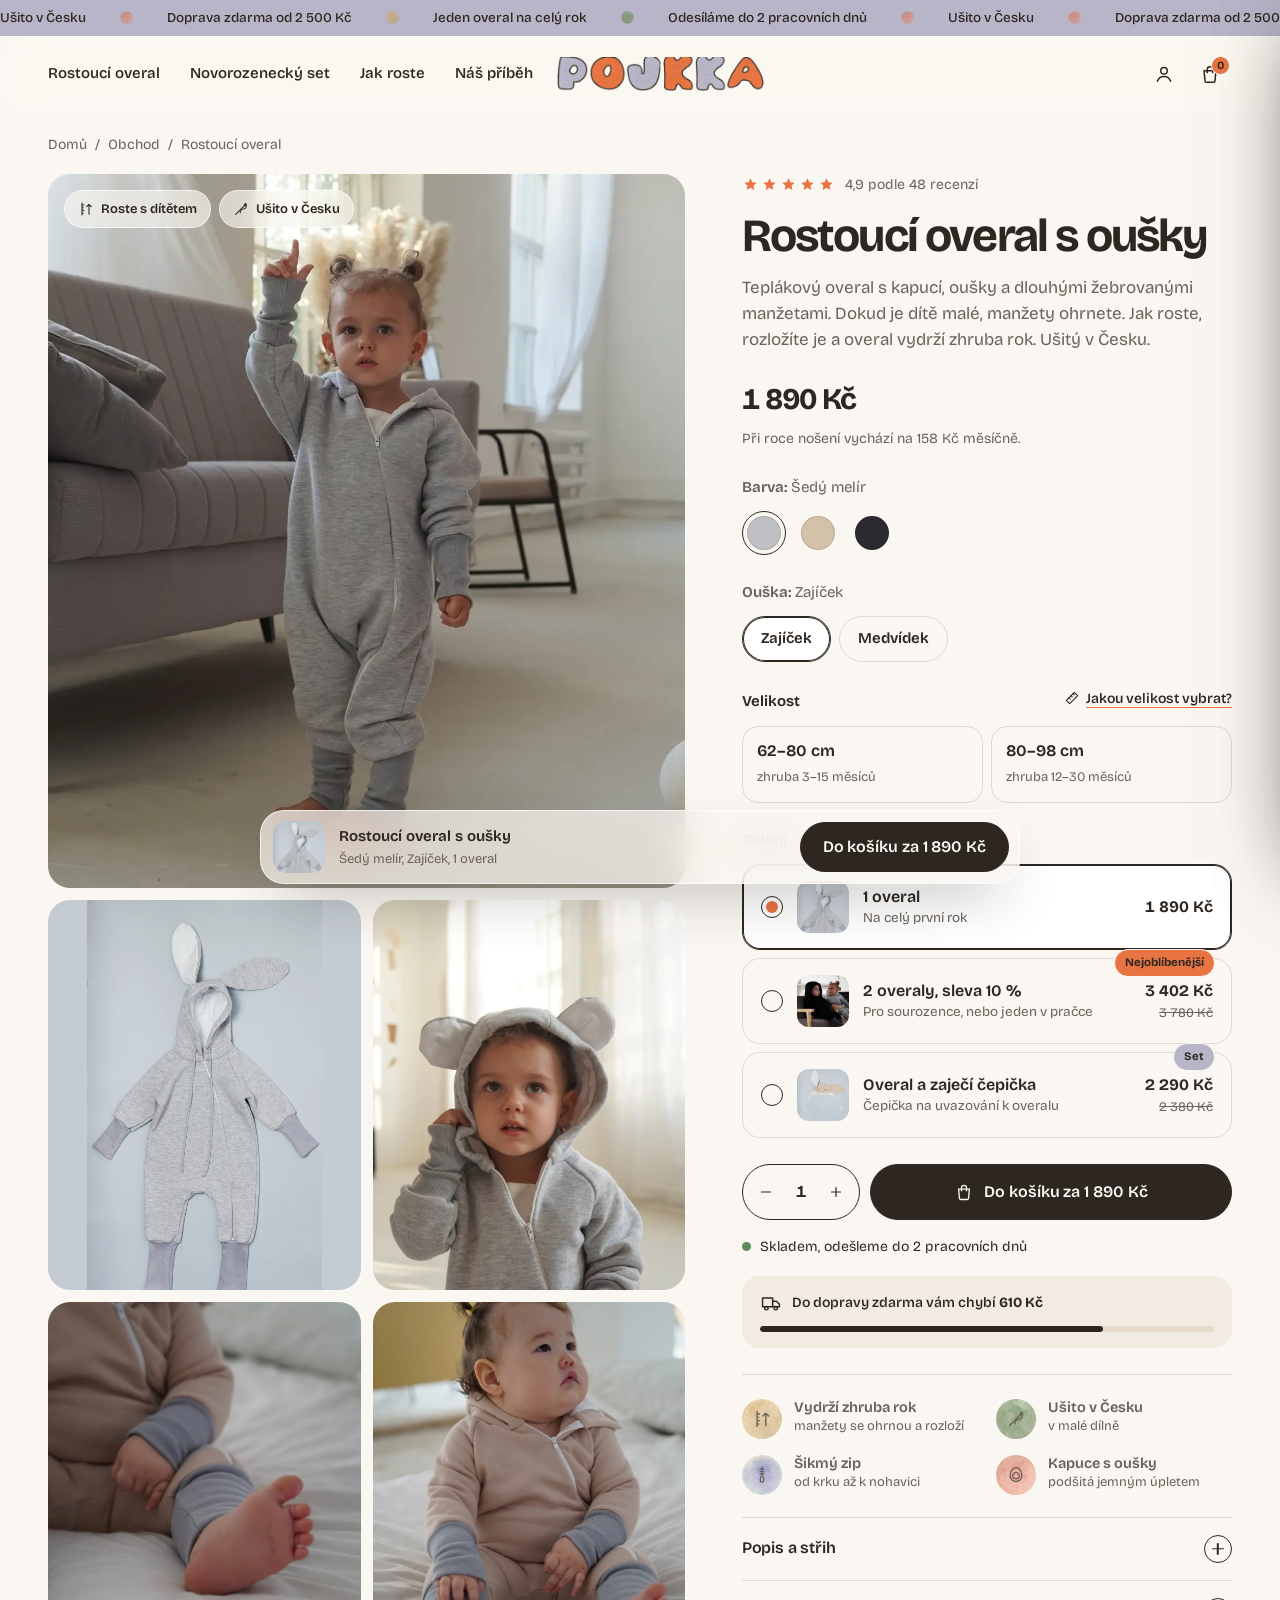
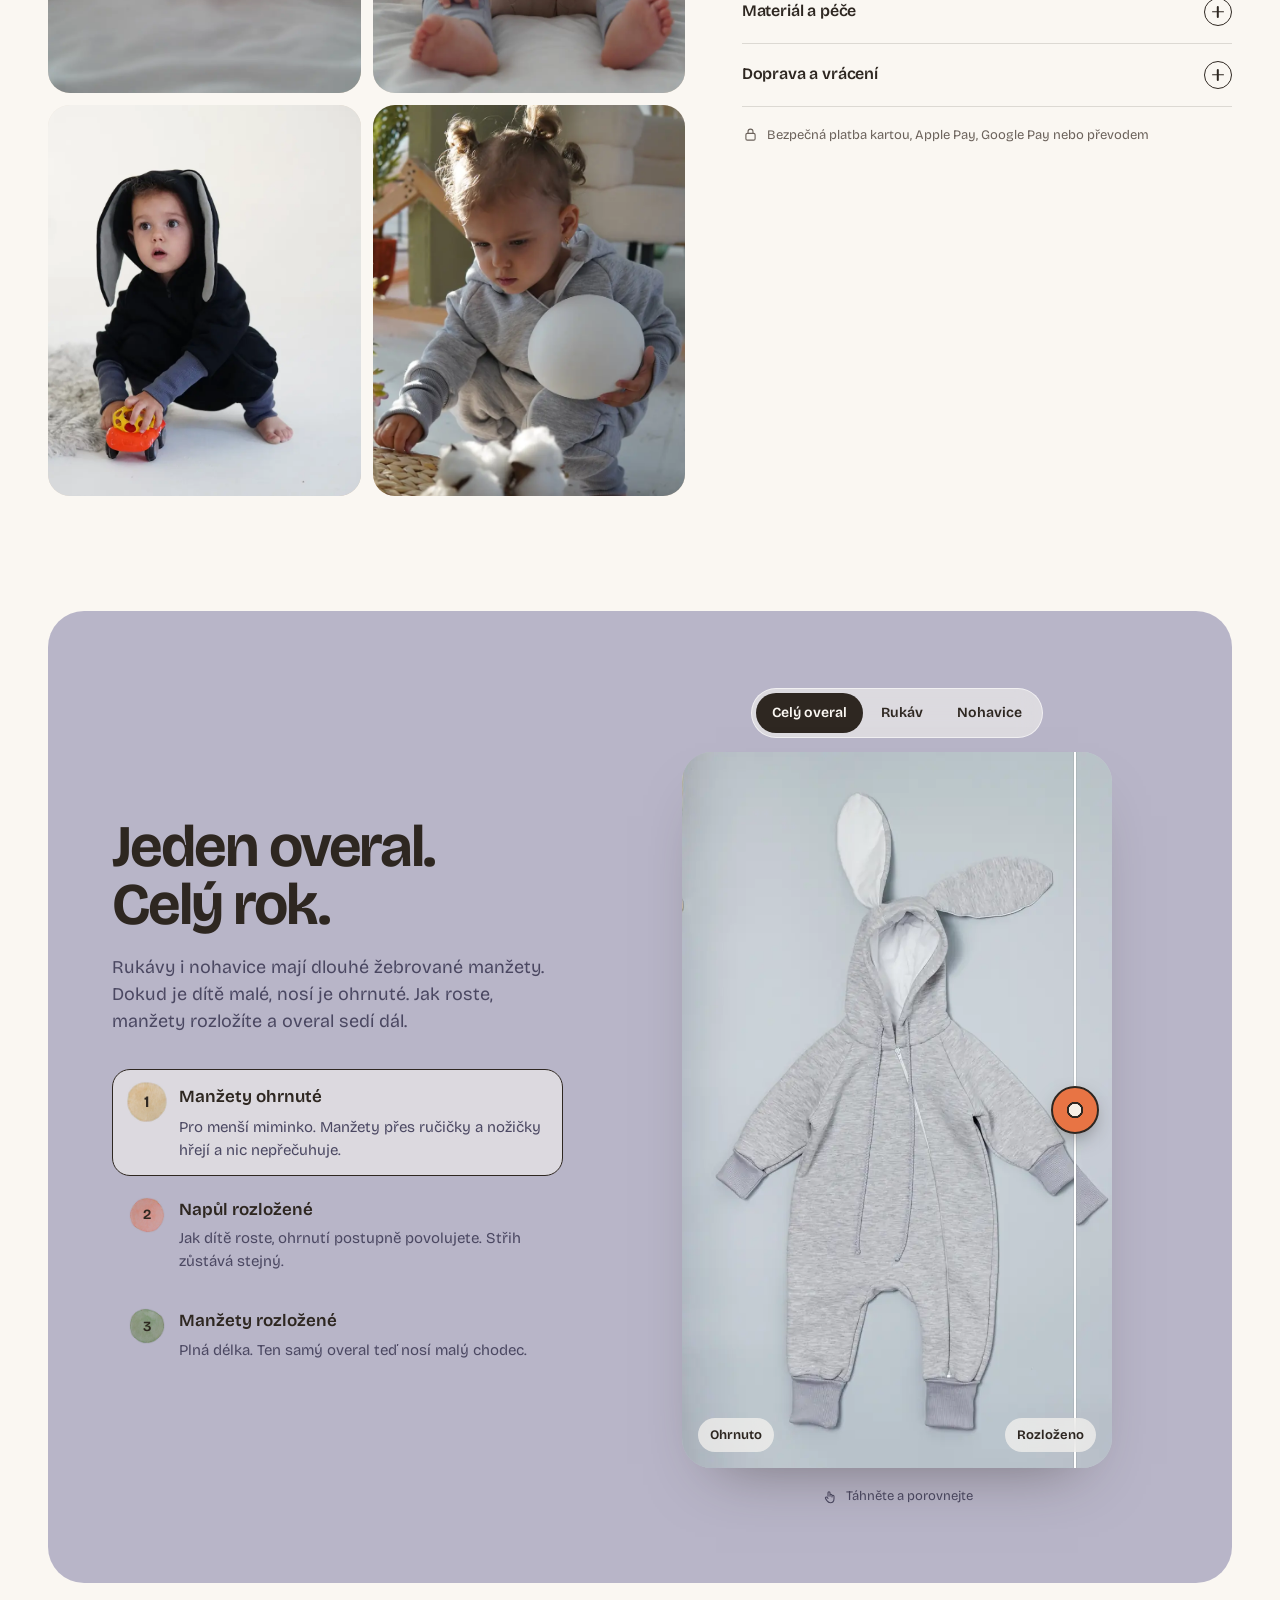
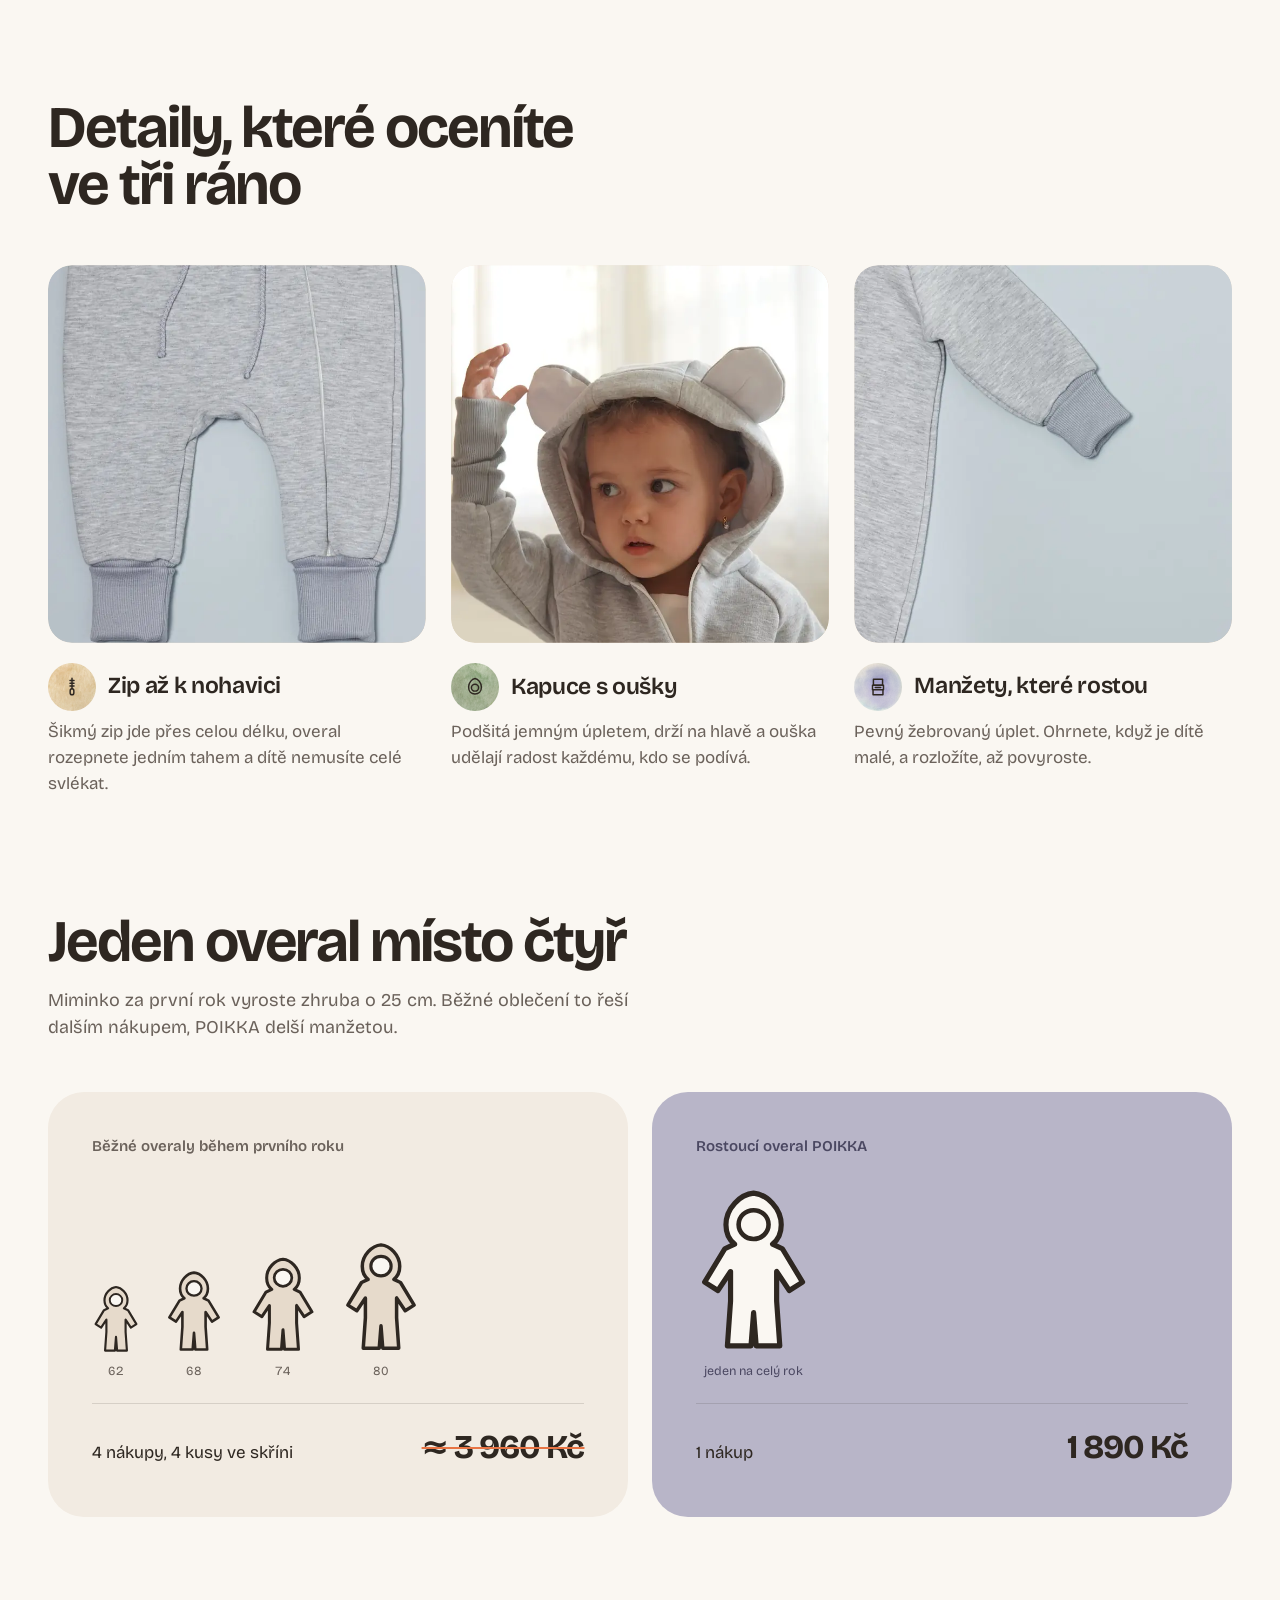
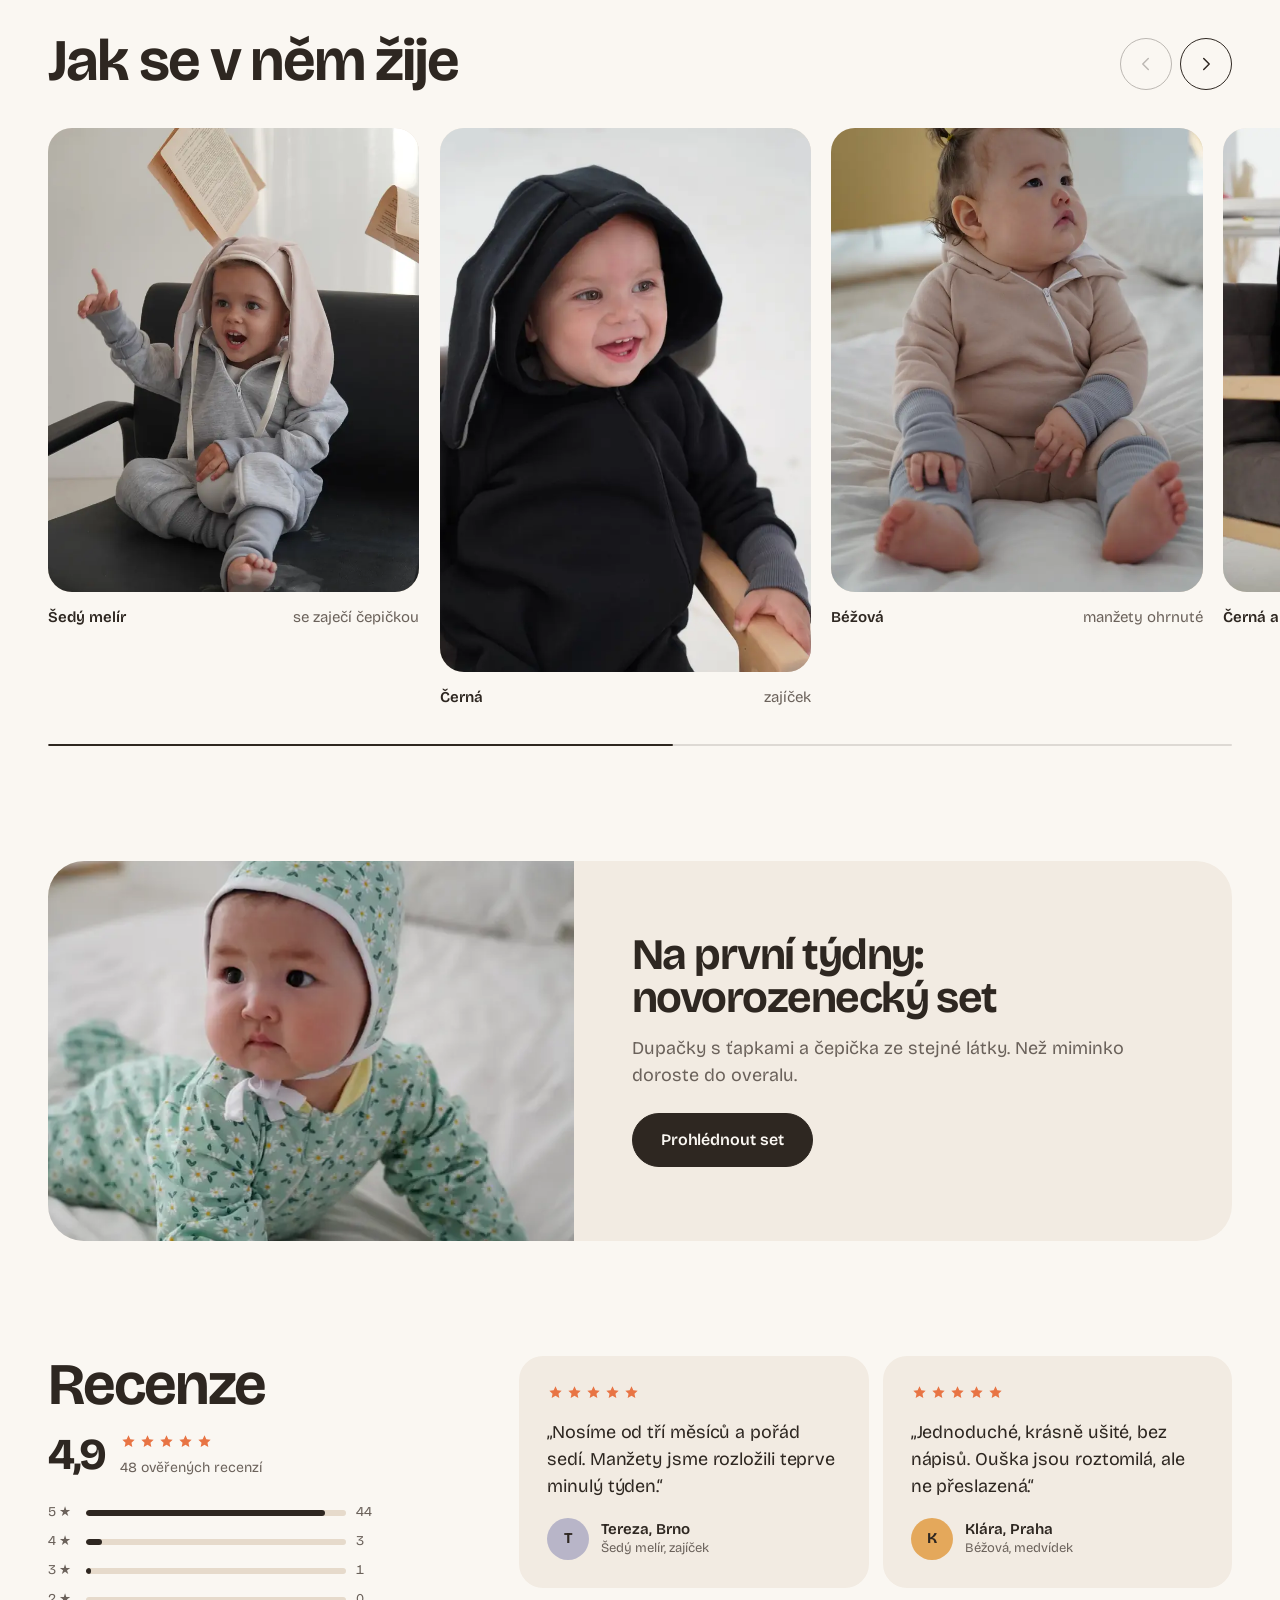
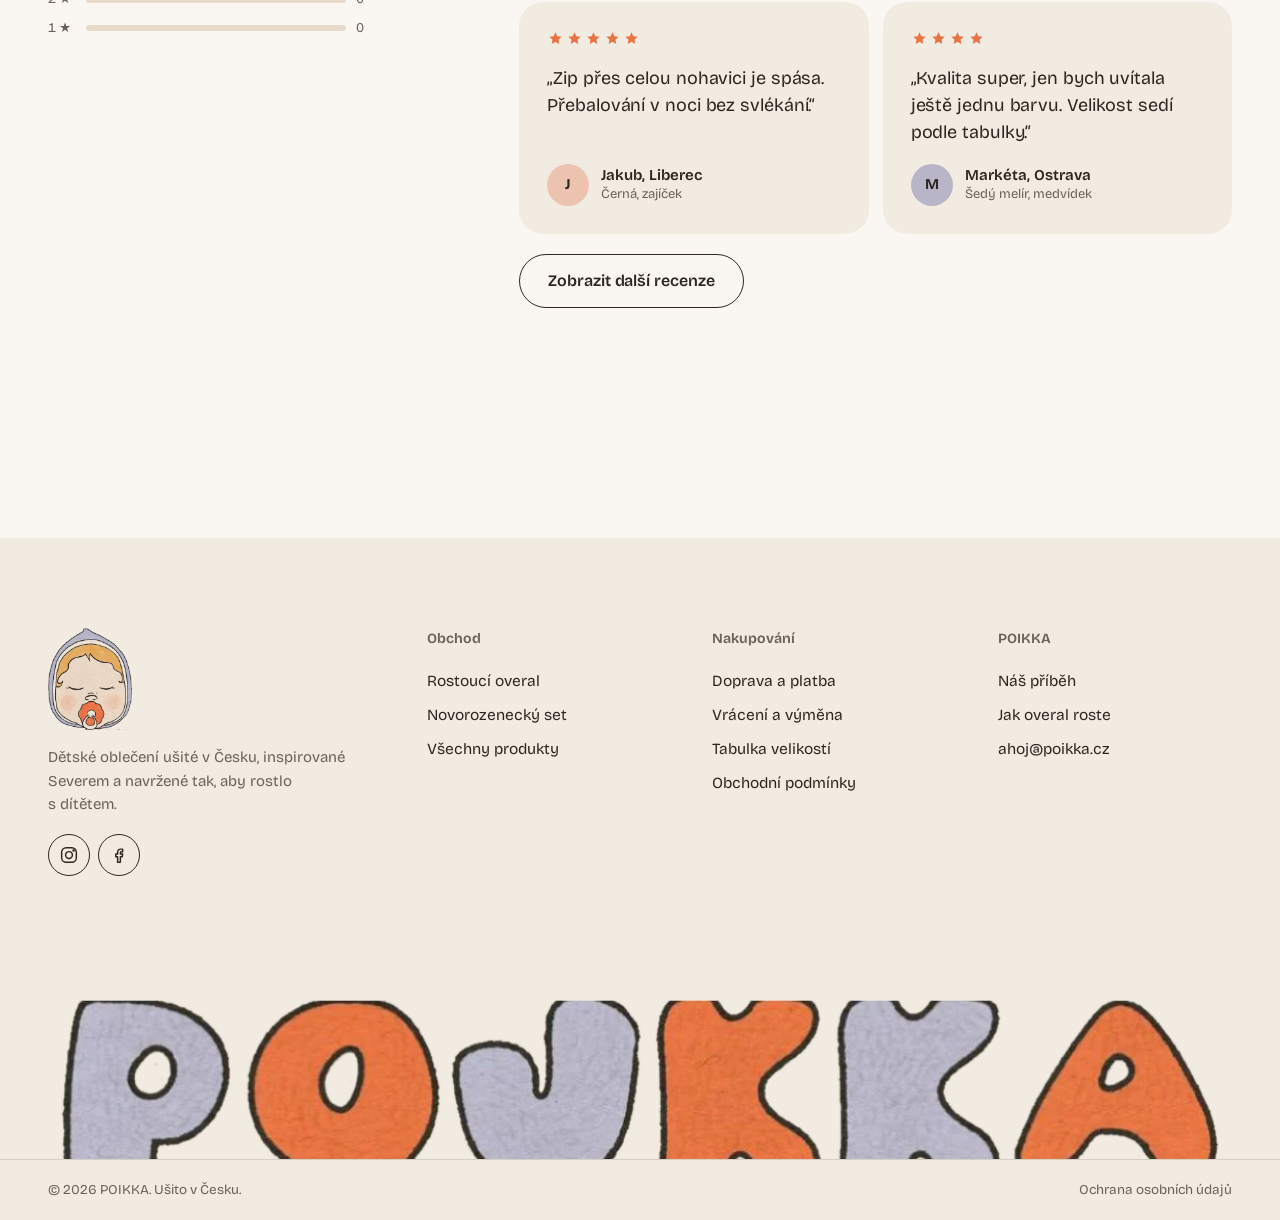
<file: rostouci-overal.html>
<!doctype html>
<html lang="cs"><head><meta charset="utf-8"><meta name="viewport" content="width=device-width, initial-scale=1, viewport-fit=cover">
<title>Rostoucí overal s oušky – POIKKA</title>
<meta name="description" content="Teplákový overal s kapucí, oušky a dlouhými manžetami, které se ohrnou a zase rozloží.">
<meta property="og:title" content="Rostoucí overal s oušky – POIKKA"><meta property="og:description" content="Teplákový overal s kapucí, oušky a dlouhými manžetami, které se ohrnou a zase rozloží."><meta property="og:image" content="assets/fotky/hero-main.webp">
<meta name="robots" content="noindex">
<meta name="theme-color" content="#FAF7F2">
<link rel="icon" type="image/png" href="assets/logo/poikka-favicon.png">
<link rel="preload" href="assets/fonts/bricolage.woff2" as="font" type="font/woff2" crossorigin>
<link rel="stylesheet" href="assets/poikka.css">
<style>html,body{margin:0;background:#FAF7F2}</style>
</head><body>
<svg width="0" height="0" style="position:absolute;width:0;height:0;overflow:hidden" aria-hidden="true">
  <defs>
    <symbol id="pk-i-menu" viewBox="0 0 24 24"><path d="M4 9h16M4 15h11"/></symbol>
    <symbol id="pk-i-close" viewBox="0 0 24 24"><path d="M6 6l12 12M18 6L6 18"/></symbol>
    <symbol id="pk-i-bag" viewBox="0 0 24 24"><path d="M5.5 8.5h13l-1.1 11.2a1.5 1.5 0 0 1-1.5 1.3H8.1a1.5 1.5 0 0 1-1.5-1.3L5.5 8.5z"/><path d="M9 10.5V7a3 3 0 0 1 6 0v3.5"/></symbol>
    <symbol id="pk-i-user" viewBox="0 0 24 24"><circle cx="12" cy="8.5" r="3.6"/><path d="M4.8 20c1.3-3.6 4-5.2 7.2-5.2s5.9 1.6 7.2 5.2"/></symbol>
    <symbol id="pk-i-search" viewBox="0 0 24 24"><circle cx="11" cy="11" r="6.3"/><path d="M20 20l-4.4-4.4"/></symbol>
    <symbol id="pk-i-left" viewBox="0 0 24 24"><path d="M14.5 6l-6 6 6 6"/></symbol>
    <symbol id="pk-i-right" viewBox="0 0 24 24"><path d="M9.5 6l6 6-6 6"/></symbol>
    <symbol id="pk-i-plus" viewBox="0 0 24 24"><path d="M12 6v12M6 12h12"/></symbol>
    <symbol id="pk-i-minus" viewBox="0 0 24 24"><path d="M6 12h12"/></symbol>
    <symbol id="pk-i-check" viewBox="0 0 24 24"><path d="M5 12.5l4.4 4.4L19 7.3"/></symbol>
    <symbol id="pk-i-star" viewBox="0 0 24 24"><path d="M12 3.2l2.6 5.6 6.1.7-4.5 4.2 1.2 6-5.4-3-5.4 3 1.2-6-4.5-4.2 6.1-.7z"/></symbol>
    <symbol id="pk-i-needle" viewBox="0 0 24 24"><path d="M4 20L17.2 6.8"/><ellipse cx="18.4" cy="5.6" rx="1.9" ry="1.1" transform="rotate(-45 18.4 5.6)"/><path d="M18.6 5.5c3 2.6.4 6.2-3 6.6-2.9.4-5.4 2.3-4.7 5.6"/></symbol>
    <symbol id="pk-i-grow" viewBox="0 0 24 24"><path d="M6 3v18M6 6h3M6 10h2M6 14h3M6 18h2"/><path d="M16.5 20V5M13 8.5l3.5-3.5L20 8.5"/></symbol>
    <symbol id="pk-i-leaf" viewBox="0 0 24 24"><path d="M5 19c0-8.3 5.4-14 14.5-14 0 9.1-5.7 14.5-14 14.5z"/><path d="M5 19.5l8.5-8.5"/></symbol>
    <symbol id="pk-i-truck" viewBox="0 0 24 24"><path d="M2.8 6.5h11v9.5h-11zM13.8 10h4.1l3.3 3.3V16h-7.4"/><circle cx="7" cy="17.6" r="1.9"/><circle cx="17.2" cy="17.6" r="1.9"/></symbol>
    <symbol id="pk-i-return" viewBox="0 0 24 24"><path d="M4 4.5v5h5"/><path d="M4.6 9.3A8 8 0 1 1 5.5 16.8"/></symbol>
    <symbol id="pk-i-snap" viewBox="0 0 24 24"><circle cx="12" cy="12" r="7"/><circle cx="12" cy="12" r="2.4"/></symbol>
    <symbol id="pk-i-cuff" viewBox="0 0 24 24"><path d="M7 3.5h10v6.5H7z"/><path d="M6 10h12v5H6zM6.6 15h10.8v5.5H6.6z"/><path d="M9 12.5h6"/></symbol>
    <symbol id="pk-i-wash" viewBox="0 0 24 24"><path d="M3 7.5h18l-2.2 11.2a1.6 1.6 0 0 1-1.6 1.3H6.8a1.6 1.6 0 0 1-1.6-1.3L3 7.5z"/><path d="M3.4 9.6c2 1.6 3.8 1.6 5.7 0s3.8-1.6 5.8 0 3.8 1.6 5.7 0"/><path d="M10.3 13.8h3.4"/></symbol>
    <symbol id="pk-i-gift" viewBox="0 0 24 24"><path d="M4.5 11h15v9.5h-15zM3.5 7.5h17V11h-17zM12 7.5v13"/><path d="M12 7.5C10.4 4 6.5 4 6.8 6.3 7 7.4 9 7.5 12 7.5zM12 7.5c1.6-3.5 5.5-3.5 5.2-1.2-.2 1.1-2.2 1.2-5.2 1.2z"/></symbol>
    <symbol id="pk-i-zip" viewBox="0 0 24 24"><path d="M12 2.5v11.5M9.8 5h4.4M9.8 8h4.4M9.8 11h4.4"/><rect x="10" y="14" width="4" height="6.5" rx="2"/></symbol>
    <symbol id="pk-i-hood" viewBox="0 0 24 24"><path d="M12 2.8c3.4.4 7 4.6 7 9.3 0 4.6-3 7.6-7 7.6s-7-3-7-7.6c0-4.7 3.6-8.9 7-9.3z"/><ellipse cx="12" cy="12.8" rx="3.9" ry="3.7"/></symbol>
    <symbol id="pk-i-camera" viewBox="0 0 24 24"><path d="M4 8h3.6L9.2 6h5.6l1.6 2H20v11H4z"/><circle cx="12" cy="13.3" r="3.3"/></symbol>
    <symbol id="pk-i-lock" viewBox="0 0 24 24"><rect x="5.5" y="10.5" width="13" height="9.5" rx="2"/><path d="M8.5 10.5V8a3.5 3.5 0 0 1 7 0v2.5"/></symbol>
    <symbol id="pk-i-box" viewBox="0 0 24 24"><path d="M4 7.8l8-4 8 4v8.6l-8 4-8-4z"/><path d="M4 7.8l8 4 8-4M12 11.8v8.6"/></symbol>
    <symbol id="pk-i-ruler" viewBox="0 0 24 24"><path d="M3.5 15.5L15.5 3.5l5 5-12 12z"/><path d="M7.5 11.5l1.8 1.8M10.5 8.5l1.8 1.8M13.5 5.5l1.8 1.8"/></symbol>
    <symbol id="pk-i-heart" viewBox="0 0 24 24"><path d="M12 19.5s-7.5-4.4-7.5-10A4.2 4.2 0 0 1 12 7a4.2 4.2 0 0 1 7.5 2.5c0 5.6-7.5 10-7.5 10z"/></symbol>
    <symbol id="pk-i-ig" viewBox="0 0 24 24"><rect x="4" y="4" width="16" height="16" rx="5"/><circle cx="12" cy="12" r="3.7"/><circle cx="17" cy="7" r=".6" fill="currentColor"/></symbol>
    <symbol id="pk-i-fb" viewBox="0 0 24 24"><path d="M14.5 8.5H16V5.6h-2c-2.3 0-3.5 1.4-3.5 3.6v1.7H8.5v2.9h2V20h3v-6.2h2.1l.4-2.9h-2.5V9.6c0-.7.3-1.1 1-1.1z"/></symbol>
    <symbol id="pk-i-touch" viewBox="0 0 24 24"><path d="M9 11V5.5a1.5 1.5 0 0 1 3 0V11m0-1.5a1.5 1.5 0 0 1 3 0V12m0-1a1.5 1.5 0 0 1 3 0v3.5c0 3.6-2.4 6-5.6 6-2.4 0-3.6-1-5-3l-2-3a1.5 1.5 0 0 1 2.4-1.8L9 14"/></symbol>
    <symbol id="pk-i-flower" viewBox="0 0 24 24"><g fill="currentColor"><circle cx="12" cy="12" r="7"/><circle cx="12" cy="4.6" r="3.2"/><circle cx="17.2" cy="6.8" r="3.2"/><circle cx="19.4" cy="12" r="3.2"/><circle cx="17.2" cy="17.2" r="3.2"/><circle cx="12" cy="19.4" r="3.2"/><circle cx="6.8" cy="17.2" r="3.2"/><circle cx="4.6" cy="12" r="3.2"/><circle cx="6.8" cy="6.8" r="3.2"/></g></symbol>
    <symbol id="pk-i-overal" viewBox="0 0 40 58"><path fill="currentColor" stroke="#2E2721" stroke-width="1.8" stroke-linejoin="round" d="M20 2.5c4.6.4 9.6 5.2 9.6 11 0 3-1.2 5.3-3 6.7l3.4 1.6 7 11.6-4.6 2.9-4.4-6.6V40l1.1 15.5H20.9L20 44l-.9 11.5h-8.2L12 40v-10.3l-4.4 6.6L3 33.4l7-11.6 3.4-1.6c-1.8-1.4-3-3.7-3-6.7 0-5.8 5-10.6 9.6-11z"/><ellipse cx="20" cy="13.4" rx="5.2" ry="5" fill="#FAF7F2" stroke="#2E2721" stroke-width="1.6"/></symbol>
  </defs>
</svg>

<!-- ===== POIKKA: HLAVIČKA (oznámení + menu) ===== -->
<div class="pk">
  <div class="pk-headwrap">
    <div class="pk-announce" aria-label="Novinky">
      <div class="pk-announce-track">
        <div class="pk-announce-set">
          <span>Ušito v Česku<i class="pk-wdot" aria-hidden="true"></i></span>
          <span>Doprava zdarma od 2 500 Kč<i class="pk-wdot pk-wdot--sand" aria-hidden="true"></i></span>
          <span>Jeden overal na celý rok<i class="pk-wdot pk-wdot--sage" aria-hidden="true"></i></span>
          <span>Odesíláme do 2 pracovních dnů<i class="pk-wdot" aria-hidden="true"></i></span>
          </div>
        <div class="pk-announce-set" aria-hidden="true">
          <span>Ušito v Česku<i class="pk-wdot" aria-hidden="true"></i></span>
          <span>Doprava zdarma od 2 500 Kč<i class="pk-wdot pk-wdot--sand" aria-hidden="true"></i></span>
          <span>Jeden overal na celý rok<i class="pk-wdot pk-wdot--sage" aria-hidden="true"></i></span>
          <span>Odesíláme do 2 pracovních dnů<i class="pk-wdot" aria-hidden="true"></i></span>
          </div>
      </div>
    </div>
    <header class="pk-header">
      <div class="pk-wrap pk-header-in">
        <nav class="pk-nav" aria-label="Hlavní menu">
          <a href="rostouci-overal.html">Rostoucí overal</a>
          <a href="novorozenecky-set.html">Novorozenecký set</a>
          <a href="index.html#jak-roste">Jak roste</a>
          <a href="index.html#pribeh">Náš příběh</a>
        </nav>
        <button class="pk-iconbtn pk-burger" type="button" aria-label="Otevřít menu" aria-expanded="false" data-menu-open>
          <svg class="pk-ico"><use href="#pk-i-menu"/></svg>
        </button>
        <a class="pk-logo" href="index.html" aria-label="POIKKA – úvodní stránka">
          <img src="assets/logo/poikka-napis.webp" alt="POIKKA" width="480" height="83">
        </a>
        <div class="pk-actions">
          <a class="pk-iconbtn pk-hide-m" href="info.html#kontakt" aria-label="Můj účet"><svg class="pk-ico"><use href="#pk-i-user"/></svg></a>
          <a class="pk-iconbtn" href="#" data-open="pk-cart" aria-label="Košík">
            <svg class="pk-ico"><use href="#pk-i-bag"/></svg>
            <span class="pk-cartcount">0</span>
          </a>
        </div>
      </div>
    </header>
  </div>
  <div class="pk-head-spacer" aria-hidden="true"></div>

  <div class="pk-mmenu" role="dialog" aria-modal="true" aria-label="Menu">
    <div class="pk-mmenu-top">
      <img src="assets/logo/poikka-napis.webp" alt="POIKKA">
      <button class="pk-iconbtn" type="button" aria-label="Zavřít menu" data-menu-close><svg class="pk-ico"><use href="#pk-i-close"/></svg></button>
    </div>
    <nav aria-label="Mobilní menu">
      <a href="rostouci-overal.html">Rostoucí overal</a>
      <a href="novorozenecky-set.html">Novorozenecký set</a>
      <a href="index.html#jak-roste">Jak roste</a>
      <a href="index.html#pribeh">Náš příběh</a>
      <a href="info.html#kontakt">Můj účet</a>
    </nav>
    <div class="pk-mmenu-foot">
      <img src="assets/logo/poikka-miminko.webp" alt="">
      <span>Dětské oblečení ušité v Česku.<br>Napište nám: ahoj@poikka.cz</span>
    </div>
  </div>
</div>
<!-- ===== /HLAVIČKA ===== -->
<!-- ===== POIKKA: PRODUKTOVÁ STRÁNKA – ROSTOUCÍ OVERAL ===== -->
<script>
  /* NASTAVENÍ PRODUKTU – vyplňte podle WooCommerce (Produkty → upravit → ID v URL) */
  window.POIKKA_PDP = {
    name: 'Rostoucí overal s oušky',
    productId: 0,                        // ID variabilního produktu
    freeShipping: 2500,
    cartUrl: '#',
    attrColor: 'attribute_pa_barva',
    attrSize: 'attribute_pa_velikost',
    attrExtra: { usi: 'attribute_pa_usi' }, // atribut oušek (zajíček / medvídek)
    variations: {                        // 'barva|ouska|velikost': ID varianty
      // 'sedy-melir|zajicek|62-80': 101, ...
    },
    bundles: {                           // ceny jsou pracovní – upravte
      one:    { name: '1 overal',              price: 1890, old: 0,    pcs: 1 },
      duo:    { name: '2 overaly',             price: 3402, old: 3780, pcs: 2 },
      bonnet: { name: 'Overal a zaječí čepička', price: 2290, old: 2380, pcs: 1 /*, productId: 0 */ }
    }
  };
</script>
<div class="pk">
  <div class="pk-wrap">
    <nav class="pk-crumbs" aria-label="Drobečková navigace"><a href="index.html">Domů</a><span>/</span><a href="index.html#obchod">Obchod</a><span>/</span><span aria-current="page">Rostoucí overal</span></nav>

    <div class="pk-pdp" data-pdp>
      <div class="pk-gallery">
        <div class="pk-gal-badges">
          <span class="pk-gbadge"><svg class="pk-ico"><use href="#pk-i-grow"/></svg>Roste s dítětem</span>
          <span class="pk-gbadge"><svg class="pk-ico"><use href="#pk-i-needle"/></svg>Ušito v Česku</span>
        </div>
        <div class="pk-gal-track">
          <figure class="pk-ph" data-tone="oat"><img src="assets/fotky/hero-main.webp" alt="Holčička v šedém rostoucím overalu"></figure>
          <figure class="pk-ph pk-ph--pack" data-tone="oat"><img src="assets/fotky/ov-pack-b.webp" alt="Rostoucí overal šedý melír, rozložené manžety" loading="lazy"></figure>
          <figure class="pk-ph" data-tone="oat"><img src="assets/fotky/ov-ears.webp" alt="Detail kapuce s medvědími oušky" loading="lazy"></figure>
          <figure class="pk-ph" data-tone="oat"><img src="assets/fotky/ov-foot.webp" alt="Ohrnutá manžeta na nožičce" loading="lazy"></figure>
          <figure class="pk-ph" data-tone="oat"><img src="assets/fotky/ov-beige.webp" alt="Miminko v béžovém overalu s ohrnutými manžetami" loading="lazy"></figure>
          <figure class="pk-ph" data-tone="oat"><img src="assets/fotky/ov-black.webp" alt="Batole v černém overalu se zaječími oušky" loading="lazy"></figure>
          <figure class="pk-ph" data-tone="oat"><img src="assets/fotky/life-cotton.webp" alt="Holčička v šedém overalu si hraje" loading="lazy"></figure>
        </div>
        <div class="pk-gal-dots" aria-hidden="true"></div>
      </div>

      <div class="pk-summary">
        <a class="pk-sum-rating" href="#recenze"><span class="pk-stars"><svg class="pk-ico pk-ico--fill"><use href="#pk-i-star"/></svg><svg class="pk-ico pk-ico--fill"><use href="#pk-i-star"/></svg><svg class="pk-ico pk-ico--fill"><use href="#pk-i-star"/></svg><svg class="pk-ico pk-ico--fill"><use href="#pk-i-star"/></svg><svg class="pk-ico pk-ico--fill"><use href="#pk-i-star"/></svg></span>4,9 podle 48 recenzí</a>
        <h1 class="pk-pdp-title">Rostoucí overal s oušky</h1>
        <p class="pk-pdp-bio">Teplákový overal s kapucí, oušky a dlouhými žebrovanými manžetami. Dokud je dítě malé, manžety ohrnete. Jak roste, rozložíte je a overal vydrží zhruba rok. Ušitý v Česku.</p>

        <div class="pk-pricebox" aria-live="polite">
          <span class="pk-price" data-price>1 890 Kč</span>
          <span class="pk-price-old" data-price-old hidden></span>
          <span class="pk-price-save" data-price-save hidden></span>
          <span class="pk-price-note" data-per-month></span>
        </div>

        <div class="pk-opt">
          <div class="pk-opt-head"><span><b>Barva:</b> <span data-color-name>Šedý melír</span></span></div>
          <div class="pk-swatches" role="radiogroup" aria-label="Barva">
            <button class="pk-swatch" type="button" role="radio" data-value="sedy-melir" data-label="Šedý melír" data-img="assets/fotky/hero-main.webp" data-thumb="assets/fotky/pack-grey-thumb.webp" style="--sw:#BEC0C4" aria-label="Šedý melír"><span></span></button>
            <button class="pk-swatch" type="button" role="radio" data-value="bezova" data-label="Béžová" data-img="assets/fotky/ov-beige.webp" data-thumb="assets/fotky/ov-beige.webp" style="--sw:#D3C1A9" aria-label="Béžová"><span></span></button>
            <button class="pk-swatch" type="button" role="radio" data-value="cerna" data-label="Černá" data-img="assets/fotky/ov-black.webp" data-thumb="assets/fotky/ov-black.webp" style="--sw:#2B2A2E" aria-label="Černá"><span></span></button>
          </div>
        </div>

        <div class="pk-opt">
          <div class="pk-opt-head"><span><b>Ouška:</b> <span data-choice-label>Zajíček</span></span></div>
          <div class="pk-chips" role="radiogroup" aria-label="Ouška" data-choice="usi">
            <button class="pk-chip" type="button" role="radio" data-value="zajicek" data-label="Zajíček">Zajíček</button>
            <button class="pk-chip" type="button" role="radio" data-value="medvidek" data-label="Medvídek">Medvídek</button>
          </div>
        </div>

        <div class="pk-opt">
          <div class="pk-opt-head"><b>Velikost</b><button class="pk-opt-link" type="button" data-open="pk-sizes"><svg class="pk-ico" style="width:16px;height:16px"><use href="#pk-i-ruler"/></svg>Jakou velikost vybrat?</button></div>
          <div class="pk-sizes" role="radiogroup" aria-label="Velikost">
            <button class="pk-size" type="button" role="radio" data-value="62-80" data-label="62–80 cm"><b>62–80 cm</b><span>zhruba 3–15 měsíců</span></button>
            <button class="pk-size" type="button" role="radio" data-value="80-98" data-label="80–98 cm"><b>80–98 cm</b><span>zhruba 12–30 měsíců</span></button>
          </div>
        </div>

        <div class="pk-opt">
          <div class="pk-opt-head"><b>Balení</b></div>
          <div class="pk-bundles" role="radiogroup" aria-label="Balení">
            <button class="pk-bundle is-active" type="button" role="radio" aria-checked="true" data-bundle="one">
              <span class="pk-bundle-dot"></span>
              <span class="pk-bundle-img"><img src="assets/fotky/pack-grey-thumb.webp" alt="" loading="lazy"></span>
              <span><span class="pk-bundle-t" style="display:block">1 overal</span><span class="pk-bundle-d" style="display:block">Na celý první rok</span></span>
              <span class="pk-bundle-p">1 890 Kč</span>
            </button>
            <button class="pk-bundle" type="button" role="radio" aria-checked="false" data-bundle="duo">
              <span class="pk-bundle-tag">Nejoblíbenější</span>
              <span class="pk-bundle-dot"></span>
              <span class="pk-bundle-img"><img src="assets/fotky/th-duo.webp" alt="" loading="lazy"></span>
              <span><span class="pk-bundle-t" style="display:block">2 overaly, sleva 10 %</span><span class="pk-bundle-d" style="display:block">Pro sourozence, nebo jeden v pračce</span></span>
              <span class="pk-bundle-p">3 402 Kč<s>3 780 Kč</s></span>
            </button>
            <button class="pk-bundle" type="button" role="radio" aria-checked="false" data-bundle="bonnet">
              <span class="pk-bundle-tag pk-bundle-tag--lav">Set</span>
              <span class="pk-bundle-dot"></span>
              <span class="pk-bundle-img"><img src="assets/fotky/th-bonnet.webp" alt="" loading="lazy"></span>
              <span><span class="pk-bundle-t" style="display:block">Overal a zaječí čepička</span><span class="pk-bundle-d" style="display:block">Čepička na uvazování k overalu</span></span>
              <span class="pk-bundle-p">2 290 Kč<s>2 380 Kč</s></span>
            </button>
          </div>
        </div>

        <div class="pk-buy">
          <div class="pk-qty" aria-label="Množství">
            <button type="button" data-step="-1" aria-label="Méně"><svg class="pk-ico" style="width:18px;height:18px"><use href="#pk-i-minus"/></svg></button>
            <output>1</output>
            <button type="button" data-step="1" aria-label="Více"><svg class="pk-ico" style="width:18px;height:18px"><use href="#pk-i-plus"/></svg></button>
          </div>
          <button class="pk-btn pk-add" type="button" data-add>
            <svg class="pk-ico"><use href="#pk-i-bag"/></svg><span data-add-label>Do košíku za 1 890 Kč</span>
            <span class="pk-add-ok"><svg class="pk-ico"><use href="#pk-i-check"/></svg>Přidáno do košíku</span>
          </button>
        </div>
        <div class="pk-stock"><i></i>Skladem, odešleme do 2 pracovních dnů</div>
        <div class="pk-ship"><div class="pk-ship-t"><svg class="pk-ico"><use href="#pk-i-truck"/></svg><span></span></div><div class="pk-ship-bar"><span></span></div></div>

        <ul class="pk-bullets">
          <li class="pk-bullet"><span class="pk-usp-icon"><svg class="pk-ico"><use href="#pk-i-grow"/></svg></span><span><b>Vydrží zhruba rok</b><span>manžety se ohrnou a rozloží</span></span></li>
          <li class="pk-bullet"><span class="pk-usp-icon"><svg class="pk-ico"><use href="#pk-i-needle"/></svg></span><span><b>Ušito v Česku</b><span>v malé dílně</span></span></li>
          <li class="pk-bullet"><span class="pk-usp-icon"><svg class="pk-ico"><use href="#pk-i-zip"/></svg></span><span><b>Šikmý zip</b><span>od krku až k nohavici</span></span></li>
          <li class="pk-bullet"><span class="pk-usp-icon"><svg class="pk-ico"><use href="#pk-i-hood"/></svg></span><span><b>Kapuce s oušky</b><span>podšitá jemným úpletem</span></span></li>
        </ul>

        <div class="pk-sum-acc">
          <div class="pk-acc pk-acc--compact"><button class="pk-acc-btn" type="button" aria-expanded="false">Popis a střih<span class="pk-acc-ico"></span></button>
            <div class="pk-acc-panel"><div><ul><li><i class="pk-wdot"></i>Dlouhé žebrované manžety na rukávech i nohavicích, které se ohrnují.</li><li><i class="pk-wdot--sand"></i>Šikmý zip od krku až k nohavici, oblékání i přebalování je rychlé.</li><li><i class="pk-wdot--sage"></i>Kapuce s oušky (zajíček nebo medvídek), podšitá jemným úpletem.</li><li><i class="pk-wdot--lav"></i>Volnější střih v sedu, aby se dalo lézt i sedět.</li></ul></div></div></div>
          <div class="pk-acc pk-acc--compact"><button class="pk-acc-btn" type="button" aria-expanded="false">Materiál a péče<span class="pk-acc-ico"></span></button>
            <div class="pk-acc-panel"><div><p>Teplákovina, kapuce podšitá jemným úpletem. Přesné složení doplníme. Perte na 30 °C naruby se zapnutým zipem, nesušte v sušičce.</p></div></div></div>
          <div class="pk-acc pk-acc--compact"><button class="pk-acc-btn" type="button" aria-expanded="false">Doprava a vrácení<span class="pk-acc-ico"></span></button>
            <div class="pk-acc-panel"><div><p>Odesíláme do 2 pracovních dnů přes Zásilkovnu nebo PPL. Doprava zdarma od 2 500 Kč. Do 30 dní můžete overal vrátit nebo vyměnit za jinou velikost.</p></div></div></div>
        </div>
        <div class="pk-pay"><svg class="pk-ico"><use href="#pk-i-lock"/></svg>Bezpečná platba kartou, Apple Pay, Google Pay nebo převodem</div>
      </div>
    </div>
  </div>

  <!-- JAK OVERAL ROSTE – porovnání skutečných fotek -->
  <section class="pk-sec" id="jak-roste" aria-labelledby="pk-grow-h">
    <div class="pk-grow" data-grow-photo>
      <div class="pk-grow-copy">
        <h2 class="pk-h2" id="pk-grow-h">Jeden overal.<br>Celý rok.</h2>
        <p class="pk-lead">Rukávy i nohavice mají dlouhé žebrované manžety. Dokud je dítě malé, nosí je ohrnuté. Jak roste, manžety rozložíte a overal sedí dál.</p>
        <ol class="pk-steps pk-steps--open">
          <li><button class="pk-step" type="button" data-pos="100" aria-pressed="false">
            <span class="pk-step-n">1</span>
            <span><span class="pk-step-t">Manžety ohrnuté</span>
            <span class="pk-step-d"><p>Pro menší miminko. Manžety přes ručičky a nožičky hřejí a nic nepřečuhuje.</p></span></span>
          </button></li>
          <li><button class="pk-step" type="button" data-pos="50" aria-pressed="false">
            <span class="pk-step-n">2</span>
            <span><span class="pk-step-t">Napůl rozložené</span>
            <span class="pk-step-d"><p>Jak dítě roste, ohrnutí postupně povolujete. Střih zůstává stejný.</p></span></span>
          </button></li>
          <li><button class="pk-step" type="button" data-pos="0" aria-pressed="false">
            <span class="pk-step-n">3</span>
            <span><span class="pk-step-t">Manžety rozložené</span>
            <span class="pk-step-d"><p>Plná délka. Ten samý overal teď nosí malý chodec.</p></span></span>
          </button></li>
        </ol>
      </div>

      <div class="pk-grow-visual">
        <div class="pk-cmpph" data-compare>
          <div class="pk-cmp-tabs" role="tablist" aria-label="Co porovnat">
            <button class="pk-cmp-tab is-active" type="button" role="tab" aria-selected="true" data-a="assets/fotky/cmp-full-a.webp" data-b="assets/fotky/cmp-full-b.webp">Celý overal</button>
            <button class="pk-cmp-tab" type="button" role="tab" aria-selected="false" data-a="assets/fotky/cmp-sleeve-a.webp" data-b="assets/fotky/cmp-sleeve-b.webp">Rukáv</button>
            <button class="pk-cmp-tab" type="button" role="tab" aria-selected="false" data-a="assets/fotky/cmp-legs-a.webp" data-b="assets/fotky/cmp-legs-b.webp">Nohavice</button>
          </div>
          <div class="pk-cmp-stage">
            <img class="pk-cmp-after" src="assets/fotky/cmp-full-b.webp" alt="Overal s rozloženými manžetami">
            <img class="pk-cmp-before" src="assets/fotky/cmp-full-a.webp" alt="Overal s ohrnutými manžetami">
            <span class="pk-cmp-line"><span class="pk-cmp-knob"></span></span>
            <span class="pk-cmp-tag pk-cmp-tag--l">Ohrnuto</span>
            <span class="pk-cmp-tag pk-cmp-tag--r">Rozloženo</span>
            <input class="pk-cmp-range" type="range" min="0" max="100" value="50" aria-label="Porovnat ohrnuté a rozložené manžety">
          </div>
          <p class="pk-range-hint"><svg class="pk-ico" style="width:16px;height:16px"><use href="#pk-i-touch"/></svg>Táhněte a porovnejte</p>
        </div>
      </div>
    </div>
  </section>


  <!-- DETAILY -->
  <section class="pk-sec" aria-labelledby="pk-det-h" style="padding-top:0">
    <div class="pk-wrap">
      <h2 class="pk-h2" id="pk-det-h">Detaily, které oceníte<br>ve tři ráno</h2>
      <div class="pk-details">
        <div class="pk-detail">
          <div class="pk-ph" data-tone="oat" data-reveal><img src="assets/fotky/det-zip.webp" alt="Zip až k nohavici" loading="lazy"></div>
          <div class="pk-detail-t"><span class="pk-usp-icon"><svg class="pk-ico"><use href="#pk-i-zip"/></svg></span><h3 class="pk-h3">Zip až k nohavici</h3></div>
          <p class="pk-body">Šikmý zip jde přes celou délku, overal rozepnete jedním tahem a dítě nemusíte celé svlékat.</p>
        </div>
        <div class="pk-detail">
          <div class="pk-ph" data-tone="oat" data-reveal><img src="assets/fotky/det-hood.webp" alt="Kapuce s oušky" loading="lazy"></div>
          <div class="pk-detail-t"><span class="pk-usp-icon"><svg class="pk-ico"><use href="#pk-i-hood"/></svg></span><h3 class="pk-h3">Kapuce s oušky</h3></div>
          <p class="pk-body">Podšitá jemným úpletem, drží na hlavě a ouška udělají radost každému, kdo se podívá.</p>
        </div>
        <div class="pk-detail">
          <div class="pk-ph" data-tone="oat" data-reveal><img src="assets/fotky/det-cuff.webp" alt="Manžety, které rostou" loading="lazy"></div>
          <div class="pk-detail-t"><span class="pk-usp-icon"><svg class="pk-ico"><use href="#pk-i-cuff"/></svg></span><h3 class="pk-h3">Manžety, které rostou</h3></div>
          <p class="pk-body">Pevný žebrovaný úplet. Ohrnete, když je dítě malé, a rozložíte, až povyroste.</p>
        </div>
      </div>
    </div>
  </section>

  <!-- SROVNÁNÍ -->
  <section class="pk-sec" aria-labelledby="pk-cmp-h" style="padding-top:0">
    <div class="pk-wrap">
      <h2 class="pk-h2" id="pk-cmp-h">Jeden overal místo čtyř</h2>
      <p class="pk-lead" style="margin-top:16px">Miminko za první rok vyroste zhruba o 25 cm. Běžné oblečení to řeší dalším nákupem, POIKKA delší manžetou.</p>
      <div class="pk-compare">
        <div class="pk-cmp pk-cmp--old">
          <div class="pk-cmp-label">Běžné overaly během prvního roku</div>
          <div class="pk-cmp-figs">
            <span class="pk-cmp-fig" style="--w:clamp(30px,4vw,48px)"><svg viewBox="0 0 40 58"><use href="#pk-i-overal"/></svg>62</span>
            <span class="pk-cmp-fig" style="--w:clamp(36px,4.8vw,58px)"><svg viewBox="0 0 40 58"><use href="#pk-i-overal"/></svg>68</span>
            <span class="pk-cmp-fig" style="--w:clamp(42px,5.6vw,68px)"><svg viewBox="0 0 40 58"><use href="#pk-i-overal"/></svg>74</span>
            <span class="pk-cmp-fig" style="--w:clamp(48px,6.4vw,78px)"><svg viewBox="0 0 40 58"><use href="#pk-i-overal"/></svg>80</span>
          </div>
          <div class="pk-cmp-sum"><span>4 nákupy, 4 kusy ve skříni</span><b>≈ 3 960 Kč</b></div>
        </div>
        <div class="pk-cmp pk-cmp--new">
          <div class="pk-cmp-label">Rostoucí overal POIKKA</div>
          <div class="pk-cmp-figs">
            <span class="pk-cmp-fig" style="--w:clamp(84px,9vw,118px)"><svg viewBox="0 0 40 58"><use href="#pk-i-overal"/></svg>jeden na celý rok</span>
          </div>
          <div class="pk-cmp-sum"><span>1 nákup</span><b>1 890 Kč</b></div>
        </div>
      </div>
    </div>
  </section>

  <!-- LIFESTYLE -->
  <section class="pk-sec" aria-labelledby="pk-life2-h" data-carousel style="padding-top:0">
    <div class="pk-wrap pk-carhead">
      <h2 class="pk-h2" id="pk-life2-h">Jak se v něm žije</h2>
      <div class="pk-carnav">
        <button class="pk-arrow" type="button" data-prev aria-label="Předchozí"><svg class="pk-ico"><use href="#pk-i-left"/></svg></button>
        <button class="pk-arrow" type="button" data-next aria-label="Další"><svg class="pk-ico"><use href="#pk-i-right"/></svg></button>
      </div>
    </div>
    <div class="pk-track pk-life-row">
      <figure class="pk-life"><div class="pk-ph" data-tone="oat"><img src="assets/fotky/pdp-l1.webp" alt="Holčička v šedém overalu a zaječí čepičce" loading="lazy"></div><figcaption><b>Šedý melír</b><span>se zaječí čepičkou</span></figcaption></figure>
      <figure class="pk-life"><div class="pk-ph" data-tone="oat"><img src="assets/fotky/pdp-l2.webp" alt="Smějící se miminko v černém overalu" loading="lazy"></div><figcaption><b>Černá</b><span>zajíček</span></figcaption></figure>
      <figure class="pk-life"><div class="pk-ph" data-tone="oat"><img src="assets/fotky/pdp-l3.webp" alt="Miminko v béžovém overalu na posteli" loading="lazy"></div><figcaption><b>Béžová</b><span>manžety ohrnuté</span></figcaption></figure>
      <figure class="pk-life"><div class="pk-ph" data-tone="oat"><img src="assets/fotky/life-duo.webp" alt="Dvě děti v overalech" loading="lazy"></div><figcaption><b>Černá a šedý melír</b><span>dva overaly</span></figcaption></figure>
      <figure class="pk-life"><div class="pk-ph" data-tone="oat"><img src="assets/fotky/pdp-l4.webp" alt="Holčička v šedém overalu" loading="lazy"></div><figcaption><b>Šedý melír</b><span>manžety rozložené</span></figcaption></figure>
      <figure class="pk-life"><div class="pk-ph" data-tone="oat"><img src="assets/fotky/life-loft.webp" alt="Batole v černém overalu" loading="lazy"></div><figcaption><b>Černá</b><span>zajíček</span></figcaption></figure>
    </div>
    <div class="pk-progress"><span></span></div>
  </section>

  <section class="pk-sec" style="padding-top:0" aria-label="Doporučujeme">
    <div class="pk-wrap">
      <div class="pk-cross">
        <div class="pk-ph" data-tone="oat"><img src="assets/fotky/cross-set.webp" alt="" loading="lazy"></div>
        <div class="pk-cross-copy">
          <h2 class="pk-h2" style="font-size:clamp(30px,3.4vw,48px)">Na první týdny: novorozenecký set</h2>
          <p class="pk-lead">Dupačky s ťapkami a čepička ze stejné látky. Než miminko doroste do overalu.</p>
          <a class="pk-btn" href="novorozenecky-set.html">Prohlédnout set</a>
        </div>
      </div>
    </div>
  </section>

  <section class="pk-sec" id="recenze" aria-labelledby="pk-rev-ov" style="padding-top:0">
    <!-- UKÁZKOVÉ RECENZE – před spuštěním nahradit skutečnými nebo napojit plugin recenzí -->
    <div class="pk-wrap pk-revsum">
      <div>
        <h2 class="pk-h2" id="pk-rev-ov">Recenze</h2>
        <div class="pk-rating">
          <span class="pk-rating-big">4,9</span>
          <span><span class="pk-stars"><svg class="pk-ico pk-ico--fill"><use href="#pk-i-star"/></svg><svg class="pk-ico pk-ico--fill"><use href="#pk-i-star"/></svg><svg class="pk-ico pk-ico--fill"><use href="#pk-i-star"/></svg><svg class="pk-ico pk-ico--fill"><use href="#pk-i-star"/></svg><svg class="pk-ico pk-ico--fill"><use href="#pk-i-star"/></svg></span><span class="pk-small" style="display:block;color:var(--pk-muted)">48 ověřených recenzí</span></span>
        </div>
        <div class="pk-revbars">
          <div class="pk-revbar"><span>5 ★</span><i style="--v:92%"></i><span>44</span></div>
          <div class="pk-revbar"><span>4 ★</span><i style="--v:6%"></i><span>3</span></div>
          <div class="pk-revbar"><span>3 ★</span><i style="--v:2%"></i><span>1</span></div>
          <div class="pk-revbar"><span>2 ★</span><i style="--v:0%"></i><span>0</span></div>
          <div class="pk-revbar"><span>1 ★</span><i style="--v:0%"></i><span>0</span></div>
        </div>
      </div>
      <div>
        <div class="pk-revgrid">
          <article class="pk-review"><span class="pk-stars"><svg class="pk-ico pk-ico--fill"><use href="#pk-i-star"/></svg><svg class="pk-ico pk-ico--fill"><use href="#pk-i-star"/></svg><svg class="pk-ico pk-ico--fill"><use href="#pk-i-star"/></svg><svg class="pk-ico pk-ico--fill"><use href="#pk-i-star"/></svg><svg class="pk-ico pk-ico--fill"><use href="#pk-i-star"/></svg></span>
            <blockquote>„Nosíme od tří měsíců a pořád sedí. Manžety jsme rozložili teprve minulý týden.“</blockquote>
            <div class="pk-review-foot"><span class="pk-avatar">T</span><div><div class="pk-review-name">Tereza, Brno</div><div class="pk-review-meta">Šedý melír, zajíček</div></div></div></article>
          <article class="pk-review"><span class="pk-stars"><svg class="pk-ico pk-ico--fill"><use href="#pk-i-star"/></svg><svg class="pk-ico pk-ico--fill"><use href="#pk-i-star"/></svg><svg class="pk-ico pk-ico--fill"><use href="#pk-i-star"/></svg><svg class="pk-ico pk-ico--fill"><use href="#pk-i-star"/></svg><svg class="pk-ico pk-ico--fill"><use href="#pk-i-star"/></svg></span>
            <blockquote>„Jednoduché, krásně ušité, bez nápisů. Ouška jsou roztomilá, ale ne přeslazená.“</blockquote>
            <div class="pk-review-foot"><span class="pk-avatar">K</span><div><div class="pk-review-name">Klára, Praha</div><div class="pk-review-meta">Béžová, medvídek</div></div></div></article>
          <article class="pk-review"><span class="pk-stars"><svg class="pk-ico pk-ico--fill"><use href="#pk-i-star"/></svg><svg class="pk-ico pk-ico--fill"><use href="#pk-i-star"/></svg><svg class="pk-ico pk-ico--fill"><use href="#pk-i-star"/></svg><svg class="pk-ico pk-ico--fill"><use href="#pk-i-star"/></svg><svg class="pk-ico pk-ico--fill"><use href="#pk-i-star"/></svg></span>
            <blockquote>„Zip přes celou nohavici je spása. Přebalování v noci bez svlékání.“</blockquote>
            <div class="pk-review-foot"><span class="pk-avatar">J</span><div><div class="pk-review-name">Jakub, Liberec</div><div class="pk-review-meta">Černá, zajíček</div></div></div></article>
          <article class="pk-review"><span class="pk-stars"><svg class="pk-ico pk-ico--fill"><use href="#pk-i-star"/></svg><svg class="pk-ico pk-ico--fill"><use href="#pk-i-star"/></svg><svg class="pk-ico pk-ico--fill"><use href="#pk-i-star"/></svg><svg class="pk-ico pk-ico--fill"><use href="#pk-i-star"/></svg></span>
            <blockquote>„Kvalita super, jen bych uvítala ještě jednu barvu. Velikost sedí podle tabulky.“</blockquote>
            <div class="pk-review-foot"><span class="pk-avatar">M</span><div><div class="pk-review-name">Markéta, Ostrava</div><div class="pk-review-meta">Šedý melír, medvídek</div></div></div></article>
          <article class="pk-review is-more"><span class="pk-stars"><svg class="pk-ico pk-ico--fill"><use href="#pk-i-star"/></svg><svg class="pk-ico pk-ico--fill"><use href="#pk-i-star"/></svg><svg class="pk-ico pk-ico--fill"><use href="#pk-i-star"/></svg><svg class="pk-ico pk-ico--fill"><use href="#pk-i-star"/></svg><svg class="pk-ico pk-ico--fill"><use href="#pk-i-star"/></svg></span>
            <blockquote>„Koupili jsme dva, pro bráchu a ségru. Vypadají spolu skvěle.“</blockquote>
            <div class="pk-review-foot"><span class="pk-avatar">P</span><div><div class="pk-review-name">Petra, Olomouc</div><div class="pk-review-meta">2 overaly</div></div></div></article>
          <article class="pk-review is-more"><span class="pk-stars"><svg class="pk-ico pk-ico--fill"><use href="#pk-i-star"/></svg><svg class="pk-ico pk-ico--fill"><use href="#pk-i-star"/></svg><svg class="pk-ico pk-ico--fill"><use href="#pk-i-star"/></svg><svg class="pk-ico pk-ico--fill"><use href="#pk-i-star"/></svg><svg class="pk-ico pk-ico--fill"><use href="#pk-i-star"/></svg></span>
            <blockquote>„Látka je měkká a po praní pořád jako nová.“</blockquote>
            <div class="pk-review-foot"><span class="pk-avatar">L</span><div><div class="pk-review-name">Lucie, Plzeň</div><div class="pk-review-meta">Béžová, zajíček</div></div></div></article>
        </div>
        <button class="pk-btn pk-btn--ghost pk-revmore" type="button" data-rev-more>Zobrazit další recenze</button>
      </div>
    </div>
  </section>

  <!-- PRŮVODCE VELIKOSTÍ (šuplík) -->
  <aside class="pk-drawer" id="pk-sizes" aria-hidden="true" aria-label="Průvodce velikostí">
    <div class="pk-drawer-head"><h3>Jakou velikost vybrat?</h3><button class="pk-iconbtn" type="button" data-close aria-label="Zavřít"><svg class="pk-ico"><use href="#pk-i-close"/></svg></button></div>
    <div class="pk-drawer-body">
      <p class="pk-body">Overal vybírejte podle výšky dítěte. Manžety nastavíte ohrnutím, takže jedna velikost pokryje mnoho měsíců.</p>
      <div class="pk-calc" data-calc>
        <label for="pk-calc-in">Kolik měří vaše dítě?</label>
        <div class="pk-calc-row"><input id="pk-calc-in" type="number" inputmode="numeric" placeholder="např. 64 cm" min="40" max="120"><button class="pk-btn" type="button">Doporučit</button></div>
        <div class="pk-calc-out" aria-live="polite"></div>
      </div>
      <div class="pk-stage" data-grow>
        <div class="pk-readout" aria-live="polite">
          <div class="pk-readout-cm"><span data-cm>62</span><small>cm</small></div>
          <div class="pk-readout-age" data-age>zhruba 3 měsíce</div>
          <div class="pk-readout-fold"><svg class="pk-ico" style="width:16px;height:16px"><use href="#pk-i-cuff"/></svg><span data-fold>Manžety 2× ohrnuté</span></div>
        </div>
        <svg class="pk-stage-svg" viewBox="0 0 360 470" role="img" aria-label="Schéma: jak overal sedí podle výšky dítěte"></svg>
        <div class="pk-range-wrap">
          <label class="pk-sr" for="pk-size-range">Výška dítěte</label>
          <input class="pk-range" id="pk-size-range" type="range" min="0" max="300" value="0">
          <div class="pk-range-labels"><span>62 cm</span><span>68</span><span>74</span><span>80 cm</span></div>
        </div>
      </div>
      <table class="pk-table">
        <thead><tr><th>Výška dítěte</th><th>Věk zhruba</th><th>Velikost</th><th>Manžety</th></tr></thead>
        <tbody>
          <tr><td>do 62 cm</td><td>0–3 m</td><td>62–80</td><td>2× ohrnuté</td></tr>
          <tr><td>63–68 cm</td><td>3–6 m</td><td>62–80</td><td>1× ohrnuté</td></tr>
          <tr><td>69–76 cm</td><td>6–12 m</td><td>62–80</td><td>rozložené</td></tr>
          <tr><td>77–86 cm</td><td>12–18 m</td><td>80–98</td><td>2× ohrnuté</td></tr>
          <tr><td>87–98 cm</td><td>18–30 m</td><td>80–98</td><td>rozložené</td></tr>
        </tbody>
      </table>
      <p class="pk-small" style="color:var(--pk-muted);margin-top:16px">Tabulka je orientační. Pokud si nejste jistí, napište nám na ahoj@poikka.cz.</p>
    </div>
  </aside>

  <div class="pk-stickybar" role="region" aria-label="Rychlý nákup">
    <span class="pk-ph pk-ph--pack" data-sb-thumb><img src="assets/fotky/pack-grey-thumb.webp" alt=""></span>
    <div class="pk-sb-info"><div class="pk-sb-name">Rostoucí overal s oušky</div><div class="pk-sb-var" data-sb-var></div></div>
    <button class="pk-btn pk-add" type="button" data-add><span data-add-label>Do košíku</span><span class="pk-add-ok"><svg class="pk-ico"><use href="#pk-i-check"/></svg>Přidáno</span></button>
  </div>
</div>
<!-- ===== /PRODUKTOVÁ STRÁNKA – OVERAL ===== -->
<!-- ===== POIKKA: PATIČKA ===== -->
<div class="pk">
  <footer class="pk-footer">
    <div class="pk-wrap pk-foot-grid">
      <div class="pk-foot-brand">
        <img src="assets/logo/poikka-miminko.webp" alt="POIKKA">
        <p>Dětské oblečení ušité v Česku, inspirované Severem a navržené tak, aby rostlo s dítětem.</p>
        <div class="pk-social">
          <a href="https://www.instagram.com/" aria-label="Instagram"><svg class="pk-ico"><use href="#pk-i-ig"/></svg></a>
          <a href="https://www.facebook.com/" aria-label="Facebook"><svg class="pk-ico"><use href="#pk-i-fb"/></svg></a>
        </div>
      </div>
      <div class="pk-foot-col">
        <h4>Obchod</h4>
        <a href="rostouci-overal.html">Rostoucí overal</a>
        <a href="novorozenecky-set.html">Novorozenecký set</a>
        <a href="index.html#obchod">Všechny produkty</a>
      </div>
      <div class="pk-foot-col">
        <h4>Nakupování</h4>
        <a href="info.html#doprava">Doprava a platba</a>
        <a href="info.html#vraceni">Vrácení a výměna</a>
        <a href="info.html#velikosti">Tabulka velikostí</a>
        <a href="info.html#podminky">Obchodní podmínky</a>
      </div>
      <div class="pk-foot-col">
        <h4>POIKKA</h4>
        <a href="index.html#pribeh">Náš příběh</a>
        <a href="index.html#jak-roste">Jak overal roste</a>
        <a href="mailto:ahoj@poikka.cz">ahoj@poikka.cz</a>
      </div>
    </div>
    <div class="pk-foot-word" aria-hidden="true"><img src="assets/logo/poikka-napis-velky.webp" alt="" loading="lazy"></div>
    <div class="pk-foot-bar">
      <div class="pk-wrap" style="display:flex;justify-content:space-between;gap:16px;flex-wrap:wrap;width:100%">
        <span>© 2026 POIKKA. Ušito v Česku.</span>
        <span><a href="info.html#soukromi">Ochrana osobních údajů</a></span>
      </div>
    </div>
  </footer>

  <!-- sdílené vrstvy -->
  <div class="pk-scrim"></div>
  <div class="pk-toast" role="status" aria-live="polite"><i class="pk-wdot"></i><span></span></div>
</div>
<!-- ===== /PATIČKA ===== -->
<!-- NÁHLED: košík (ve WordPressu nahradí WooCommerce košík) -->
<div class="pk">
  <aside class="pk-drawer" id="pk-cart" aria-hidden="true" aria-label="Košík">
    <div class="pk-drawer-head"><h3>Košík</h3><button class="pk-iconbtn" type="button" data-close aria-label="Zavřít"><svg class="pk-ico"><use href="#pk-i-close"/></svg></button></div>
    <div class="pk-drawer-body"></div>
    <div class="pk-drawer-foot">
      <div class="pk-ship"><div class="pk-ship-t"><svg class="pk-ico"><use href="#pk-i-truck"/></svg><span></span></div><div class="pk-ship-bar"><span></span></div></div>
      <div class="pk-cart-total"><span>Celkem</span><span data-cart-total>0 Kč</span></div>
      <a class="pk-btn pk-btn--block" href="#" data-preview-checkout>Pokračovat k pokladně</a>
      <button class="pk-btn pk-btn--ghost pk-btn--block" type="button" data-close>Nakupovat dál</button>
      <p class="pk-small" style="text-align:center;color:var(--pk-muted)">Náhled webu, objednávky zatím nejdou. <button type="button" class="pk-opt-link" data-cart-clear>Vyprázdnit košík</button></p>
    </div>
  </aside>
</div>

<script>window.POIKKA_PREVIEW=true;</script>
<script src="assets/poikka.js"></script>
</body></html>
</file>
<file: assets/poikka.css>
@font-face{font-family:'Bricolage Grotesque';src:url('fonts/bricolage.woff2') format('woff2');font-weight:200 800;font-style:normal;font-display:swap}
/* =========================================================
   POIKKA – globální styly (v1)
   Vše je zapouzdřené pod třídou .pk (a .pk-woo pro Woo grid),
   aby se to nehádalo se šablonou ani s Elementorem.
   Barvy jsou odebrané přímo z loga.
   ========================================================= */
:root{
  --pk-pack:#C4CBD2;
  --pk-dot-pink:url('[data-uri]');--pk-dot-sand:url('[data-uri]');--pk-dot-sage:url('[data-uri]');--pk-dot-lav:url('[data-uri]');--pk-dot-blue:url('[data-uri]');
  --pk-bg:#FAF7F2;          /* světlý papír */
  --pk-paper:#F2EBE2;       /* papír z loga */
  --pk-oat:#E6DACB;         /* ovesná */
  --pk-lav:#B8B5C8;         /* levandulová kapuce z loga */
  --pk-lav-soft:#DCDAE6;
  --pk-lav-deep:#4B4862;
  --pk-orange:#E87444;      /* dudlík a písmena z loga */
  --pk-orange-deep:#B9532A;
  --pk-apricot:#E4A85B;     /* vlásky */
  --pk-blush:#EBC3AE;       /* tvářičky */
  --pk-ink:#2E2721;         /* obrys kresby */
  --pk-muted:#6B625B;
  --pk-ok:#5F8A5B;
  --pk-line:rgba(46,39,33,.14);
  --pk-glass:rgba(250,247,242,.62);
  --pk-r-xl:36px; --pk-r-lg:24px; --pk-r-md:16px; --pk-r-sm:10px;
  --pk-ease:cubic-bezier(.22,.8,.16,1);
  --pk-spring:cubic-bezier(.34,1.5,.64,1);
  --pk-wrap:1320px;
  --pk-gut:clamp(16px,4vw,48px);
  --pk-top:var(--wp-admin--admin-bar--height,0px);
  --pk-font:'Bricolage Grotesque',ui-sans-serif,system-ui,-apple-system,'Segoe UI',Roboto,sans-serif;
}

/* ---------- základ ---------- */
.pk,.pk-woo{font-family:var(--pk-font);color:var(--pk-ink);font-size:17px;line-height:1.55;-webkit-font-smoothing:antialiased;text-rendering:optimizeLegibility}
.pk{background:var(--pk-bg);overflow-x:clip}
.pk *,.pk *::before,.pk *::after,.pk-woo *{box-sizing:border-box}
.pk.pk :where(h1,h2,h3,h4,h5,p,ul,ol,li,figure,blockquote,dl,dd,table){margin:0;padding:0}
.pk.pk :where(ul,ol){list-style:none}
.pk a{color:inherit;text-decoration:none}
.pk.pk :where(h1,h2,h3,h4){font-family:var(--pk-font);color:inherit;text-transform:none}
.pk.pk :where(img,svg){display:block;max-width:100%}
.pk.pk :where(input,select,textarea){font:inherit;color:inherit}
.pk.pk :where(button){font:inherit;color:inherit;background:none;border:0;border-radius:0;padding:0;margin:0;cursor:pointer;text-transform:none;letter-spacing:inherit;box-shadow:none;-webkit-appearance:none;appearance:none}
.pk :focus-visible{outline:2px solid var(--pk-orange);outline-offset:3px;border-radius:8px}
.pk .pk-sr{position:absolute!important;width:1px;height:1px;overflow:hidden;clip:rect(0 0 0 0);white-space:nowrap}
.pk .pk-ico{width:22px;height:22px;flex:none;fill:none;stroke:currentColor;stroke-width:1.6;stroke-linecap:round;stroke-linejoin:round}
.pk .pk-ico--fill{fill:currentColor;stroke:none}

/* ---------- layout ---------- */
.pk .pk-wrap{max-width:var(--pk-wrap);margin-inline:auto;padding-inline:var(--pk-gut)}
.pk .pk-sec{padding-block:clamp(72px,9vw,136px)}
.pk .pk-sec--tight{padding-block:clamp(48px,6vw,88px)}

/* ---------- typografie ---------- */
.pk .pk-display{font-size:clamp(46px,7.4vw,118px);font-weight:720;letter-spacing:-.04em;line-height:.92}
.pk .pk-h2{font-size:clamp(34px,4.6vw,66px);font-weight:680;letter-spacing:-.035em;line-height:.98}
.pk .pk-h3{font-size:clamp(21px,1.8vw,26px);font-weight:620;letter-spacing:-.015em;line-height:1.15}
.pk .pk-lead{font-size:clamp(18px,1.35vw,21px);line-height:1.5;color:var(--pk-muted);max-width:52ch}
.pk .pk-body{color:var(--pk-muted);max-width:60ch}
.pk .pk-small{font-size:14px;line-height:1.45}
.pk .pk-link{text-decoration:underline;text-decoration-thickness:1.5px;text-underline-offset:4px;text-decoration-color:var(--pk-orange);transition:color .25s}
.pk .pk-link:hover{color:var(--pk-orange-deep)}

/* ---------- tlačítka ---------- */
.pk .pk-btn{display:inline-flex;align-items:center;justify-content:center;gap:10px;height:54px;padding:0 28px;border-radius:999px;border:1.5px solid var(--pk-ink);background:var(--pk-ink);color:var(--pk-bg);font-family:var(--pk-font);font-size:16px;font-weight:600;letter-spacing:-.005em;line-height:1;cursor:pointer;white-space:nowrap;transition:background .3s var(--pk-ease),color .3s var(--pk-ease),border-color .3s,transform .2s var(--pk-ease);text-decoration:none}
.pk .pk-btn:hover{background:var(--pk-orange);border-color:var(--pk-ink);color:var(--pk-ink)}
.pk .pk-btn:active{transform:scale(.97)}
.pk .pk-btn--ghost{background:transparent;color:var(--pk-ink)}
.pk .pk-btn--ghost:hover{background:var(--pk-ink);color:var(--pk-bg)}
.pk .pk-btn--glass{background:rgba(250,247,242,.22);border-color:rgba(255,255,255,.55);color:#fff;-webkit-backdrop-filter:blur(14px) saturate(1.4);backdrop-filter:blur(14px) saturate(1.4)}
.pk .pk-btn--glass:hover{background:#fff;color:var(--pk-ink);border-color:#fff}
.pk .pk-btn--block{width:100%}
.pk .pk-btn .pk-ico{width:20px;height:20px}

/* ---------- placeholdery fotek ----------
   Ve WordPressu stačí do <img src=""> vložit URL fotky z knihovny médií. */
.pk .pk-ph,.pk-woo .pk-ph{--a:#CFCDE0;--b:#9C99B5;--c:#B8B5C8;position:relative;overflow:hidden;background:radial-gradient(120% 90% at 18% 8%,var(--a) 0%,transparent 62%),radial-gradient(110% 110% at 92% 100%,var(--b) 0%,transparent 64%),var(--c);isolation:isolate}
.pk .pk-ph::before,.pk-woo .pk-ph::before{content:"";position:absolute;inset:0;z-index:0;opacity:.32;mix-blend-mode:multiply;background-image:url("data:image/svg+xml,%3Csvg xmlns='http://www.w3.org/2000/svg' width='180' height='180'%3E%3Cfilter id='n'%3E%3CfeTurbulence type='fractalNoise' baseFrequency='.85' numOctaves='3' stitchTiles='stitch'/%3E%3CfeColorMatrix values='0 0 0 0 .35 0 0 0 0 .3 0 0 0 0 .27 0 0 0 .55 0'/%3E%3C/filter%3E%3Crect width='100%25' height='100%25' filter='url(%23n)'/%3E%3C/svg%3E")}
.pk .pk-ph > img,.pk-woo .pk-ph > img{position:absolute;inset:0;width:100%;height:100%;object-fit:cover;z-index:1}
.pk .pk-ph > img[src=""],.pk-woo .pk-ph > img[src=""]{display:none}
.pk .pk-ph:has(> img[src=""])::after,.pk-woo .pk-ph:has(> img[src=""])::after{content:"Foto: " attr(data-ph);position:absolute;left:12px;bottom:12px;right:12px;width:max-content;max-width:calc(100% - 24px);z-index:2;font:500 12px/1.3 var(--pk-font);color:var(--pk-ink);background:rgba(250,247,242,.66);-webkit-backdrop-filter:blur(8px);backdrop-filter:blur(8px);padding:6px 10px;border-radius:999px}
.pk [data-tone="oat"],.pk-woo [data-tone="oat"]{--a:#F4ECE2;--b:#D3C3AF;--c:#E5D8C8}
.pk [data-tone="apricot"],.pk-woo [data-tone="apricot"]{--a:#F5D3AB;--b:#D88F4F;--c:#E9B47C}
.pk [data-tone="blush"],.pk-woo [data-tone="blush"]{--a:#F6DDD0;--b:#D6A38C;--c:#EAC4B1}
.pk [data-tone="deep"],.pk-woo [data-tone="deep"]{--a:#8A86A6;--b:#3A374E;--c:#5C5976}
.pk [data-tone="graphite"],.pk-woo [data-tone="graphite"]{--a:#8D8681;--b:#3E3935;--c:#625B56}

/* ---------- reveal fotek (odkrytí) ---------- */
.pk [data-reveal]{clip-path:inset(8% 8% 8% 8% round var(--pk-r-lg));transition:clip-path 1.2s var(--pk-ease)}
.pk [data-reveal] > img,.pk [data-reveal].pk-ph::before{transform:scale(1.12);transition:transform 1.6s var(--pk-ease)}
.pk [data-reveal].is-in{clip-path:inset(0 0 0 0 round var(--pk-r-lg))}
.pk [data-reveal].is-in > img,.pk [data-reveal].is-in.pk-ph::before{transform:scale(1)}

/* ---------- ikona květu (dudlík z loga) ---------- */
.pk .pk-flower{width:14px;height:14px;flex:none;color:var(--pk-orange)}

/* =========================================================
   HLAVIČKA
   ========================================================= */
.pk .pk-headwrap{position:fixed;top:var(--pk-top);left:0;right:0;z-index:80;transition:transform .5s var(--pk-ease)}
.pk .pk-headwrap.is-scrolled{transform:translateY(-36px)}
.pk .pk-headwrap.is-hidden{transform:translateY(-100%)}
.pk .pk-head-spacer{height:112px}
.pk .pk-announce{height:36px;background:var(--pk-lav);color:var(--pk-ink);font-size:13.5px;font-weight:500;overflow:hidden;white-space:nowrap;display:flex;align-items:center}
.pk .pk-announce-track{display:inline-flex;animation:pk-marquee 42s linear infinite}
.pk .pk-announce-set{display:inline-flex;align-items:center;gap:34px;padding-right:34px}
.pk .pk-announce-set span{display:inline-flex;align-items:center;gap:34px}
.pk .pk-announce .pk-flower{width:12px;height:12px;color:var(--pk-orange)}
@keyframes pk-marquee{to{transform:translateX(-50%)}}
.pk .pk-header{height:76px;background:var(--pk-glass);-webkit-backdrop-filter:blur(18px) saturate(1.5);backdrop-filter:blur(18px) saturate(1.5);border-bottom:1px solid transparent;transition:border-color .4s,background .4s}
.pk .is-scrolled .pk-header{border-bottom-color:var(--pk-line);background:rgba(250,247,242,.74)}
.pk .pk-header-in{height:100%;display:grid;grid-template-columns:1fr auto 1fr;align-items:center;gap:24px}
.pk .pk-nav{display:flex;gap:30px;font-size:15px;font-weight:550}
.pk .pk-nav a{position:relative;padding:6px 0;white-space:nowrap}
.pk .pk-nav a::after{content:"";position:absolute;left:0;right:0;bottom:0;height:2px;border-radius:2px;background:var(--pk-orange);transform:scaleX(0);transform-origin:left;transition:transform .35s var(--pk-ease)}
.pk .pk-nav a:hover::after,.pk .pk-nav a[aria-current]::after{transform:scaleX(1)}
.pk .pk-logo{display:block;justify-self:center}
.pk .pk-logo img{height:34px;width:auto;transition:height .4s var(--pk-ease),transform .5s var(--pk-spring)}
.pk .pk-logo:hover img{transform:rotate(-2deg) scale(1.04)}
.pk .is-scrolled .pk-logo img{height:29px}
.pk .pk-actions{justify-self:end;display:flex;align-items:center;gap:2px}
.pk .pk-iconbtn{position:relative;width:44px;height:44px;border-radius:50%;display:grid;place-items:center;background:transparent;color:var(--pk-ink);transition:background .25s}
.pk .pk-iconbtn:hover{background:rgba(46,39,33,.07);color:var(--pk-ink)}
.pk .pk-cartcount{position:absolute;top:4px;right:2px;min-width:19px;height:19px;padding:0 5px;border-radius:999px;background:var(--pk-orange);color:var(--pk-ink);font-size:11px;font-weight:700;display:grid;place-items:center;line-height:1;border:1.5px solid var(--pk-bg)}
.pk .pk-cartcount.is-bump{animation:pk-bump .6s var(--pk-spring)}
@keyframes pk-bump{0%{transform:scale(1)}40%{transform:scale(1.5)}100%{transform:scale(1)}}
.pk .pk-burger{display:none}
@media (max-width:1080px){
  .pk .pk-nav{display:none}
  .pk .pk-burger{display:grid}
  .pk .pk-header{height:64px}
  .pk .pk-head-spacer{height:100px}
  .pk .pk-logo img{height:28px}
  .pk .pk-actions .pk-hide-m{display:none}
}

/* mobilní menu */
.pk .pk-mmenu{position:fixed;inset:0;z-index:95;background:rgba(250,247,242,.86);-webkit-backdrop-filter:blur(24px) saturate(1.4);backdrop-filter:blur(24px) saturate(1.4);display:flex;flex-direction:column;padding:20px var(--pk-gut) 32px;opacity:0;visibility:hidden;transition:opacity .4s var(--pk-ease),visibility .4s}
.pk .pk-mmenu.is-open{opacity:1;visibility:visible}
.pk .pk-mmenu-top{display:flex;justify-content:space-between;align-items:center}
.pk .pk-mmenu-top img{height:26px;width:auto}
.pk .pk-mmenu nav{margin-top:auto;margin-bottom:auto;display:flex;flex-direction:column;gap:6px}
.pk .pk-mmenu nav a{font-size:clamp(40px,11vw,64px);font-weight:700;letter-spacing:-.04em;line-height:1.08;transform:translateY(24px);opacity:0;transition:transform .6s var(--pk-ease),opacity .6s}
.pk .pk-mmenu.is-open nav a{transform:none;opacity:1}
.pk .pk-mmenu.is-open nav a:nth-child(2){transition-delay:.05s}
.pk .pk-mmenu.is-open nav a:nth-child(3){transition-delay:.1s}
.pk .pk-mmenu.is-open nav a:nth-child(4){transition-delay:.15s}
.pk .pk-mmenu.is-open nav a:nth-child(5){transition-delay:.2s}
.pk .pk-mmenu-foot{display:flex;align-items:center;gap:14px;color:var(--pk-muted);font-size:14px}
.pk .pk-mmenu-foot img{width:46px;height:auto}

/* =========================================================
   HERO
   ========================================================= */
.pk .pk-hero{padding:10px var(--pk-gut) 0}
.pk .pk-hero-media{position:relative;height:min(86svh,920px);min-height:540px;border-radius:var(--pk-r-xl);overflow:hidden;isolation:isolate}
.pk .pk-hero-media > .pk-ph{position:absolute;inset:0;transform:scale(1.1);transition:transform 2.2s var(--pk-ease)}
.pk.is-loaded .pk-hero-media > .pk-ph{transform:scale(1)}
.pk .pk-hero-shade{position:absolute;inset:0;z-index:1;pointer-events:none;background:linear-gradient(180deg,rgba(28,23,20,.12) 0%,rgba(28,23,20,0) 30%,rgba(28,23,20,0) 45%,rgba(28,23,20,.58) 100%)}
.pk .pk-hero-copy{position:absolute;left:clamp(20px,4vw,60px);right:clamp(20px,4vw,60px);bottom:clamp(24px,4.4vw,64px);z-index:2;color:#fff;max-width:900px}
.pk .pk-hero-copy h1{color:#fff;max-width:12ch}
.pk .pk-line{display:block;overflow:hidden;padding-bottom:.06em;margin-bottom:-.06em}
.pk .pk-line > span{display:block;transform:translateY(108%);transition:transform 1.1s var(--pk-ease)}
.pk.is-loaded .pk-line > span{transform:none}
.pk.is-loaded .pk-line:nth-child(2) > span{transition-delay:.12s}
.pk.is-loaded .pk-line:nth-child(3) > span{transition-delay:.24s}
.pk .pk-hero-sub{margin-top:22px;font-size:clamp(17px,1.4vw,20px);line-height:1.45;max-width:44ch;color:rgba(255,255,255,.92);opacity:0;transform:translateY(14px);transition:opacity .9s .45s,transform .9s .45s var(--pk-ease)}
.pk .pk-hero-ctas{margin-top:28px;display:flex;flex-wrap:wrap;gap:12px;opacity:0;transform:translateY(14px);transition:opacity .9s .6s,transform .9s .6s var(--pk-ease)}
.pk.is-loaded .pk-hero-sub,.pk.is-loaded .pk-hero-ctas{opacity:1;transform:none}
.pk .pk-hero-ctas .pk-btn:not(.pk-btn--glass){background:#fff;color:var(--pk-ink);border-color:#fff}
.pk .pk-hero-ctas .pk-btn:not(.pk-btn--glass):hover{background:var(--pk-orange);border-color:var(--pk-orange)}
.pk .pk-hero-chip{position:absolute;right:clamp(20px,3vw,40px);bottom:clamp(24px,4.4vw,64px);z-index:3;display:flex;align-items:center;gap:14px;padding:10px 20px 10px 10px;border-radius:24px;background:rgba(250,247,242,.58);border:1px solid rgba(255,255,255,.6);-webkit-backdrop-filter:blur(20px) saturate(1.6);backdrop-filter:blur(20px) saturate(1.6);box-shadow:0 20px 50px -20px rgba(28,23,20,.45);opacity:0;transform:translateY(20px) scale(.96);transition:opacity .9s .8s,transform 1s .8s var(--pk-spring)}
.pk.is-loaded .pk-hero-chip{opacity:1;transform:none}
.pk .pk-hero-chip .pk-ph{width:68px;height:68px;border-radius:16px;flex:none}
.pk .pk-hero-chip .pk-ph::after{display:none}
.pk .pk-chip-name{font-weight:620;font-size:15px;line-height:1.2}
.pk .pk-chip-meta{font-size:13px;color:var(--pk-muted);margin-top:3px}
.pk .pk-chip-price{font-weight:700;font-size:15px;margin-top:6px}
.pk .pk-hero-badge{position:absolute;top:clamp(18px,3vw,36px);right:clamp(18px,3vw,36px);z-index:3;width:clamp(108px,11vw,156px);aspect-ratio:1;opacity:0;transform:scale(.6) rotate(-30deg);transition:opacity .8s 1s,transform 1.2s 1s var(--pk-spring)}
.pk.is-loaded .pk-hero-badge{opacity:1;transform:none}
.pk .pk-hero-badge-ring{position:absolute;inset:0;border-radius:50%;background:rgba(250,247,242,.55);-webkit-backdrop-filter:blur(14px);backdrop-filter:blur(14px);border:1px solid rgba(255,255,255,.6)}
.pk .pk-hero-badge svg{position:absolute;inset:0;width:100%;height:100%;animation:pk-spin 26s linear infinite}
.pk .pk-hero-badge text{font:600 15.5px var(--pk-font);fill:var(--pk-ink);letter-spacing:.04em}
.pk .pk-hero-badge img{position:absolute;left:50%;top:50%;width:46%;transform:translate(-50%,-50%)}
@keyframes pk-spin{to{transform:rotate(360deg)}}
@media (max-width:760px){
  .pk .pk-hero{padding-top:6px}
  .pk .pk-hero-media{height:82svh;min-height:520px;border-radius:26px}
  .pk .pk-hero-chip{display:none}
  .pk .pk-hero-ctas .pk-btn{height:50px;padding:0 22px;font-size:15px}
}

/* ---------- USP lišta ---------- */
.pk .pk-usp{display:grid;grid-template-columns:repeat(4,1fr);border-bottom:1px solid var(--pk-line)}
.pk .pk-usp-item{display:flex;gap:14px;align-items:flex-start;padding:30px 26px 30px 0}
.pk .pk-usp-item + .pk-usp-item{padding-left:26px;border-left:1px solid var(--pk-line)}
.pk .pk-usp-icon{width:48px;height:48px;border-radius:50%;display:grid;place-items:center;flex:none;background:var(--pk-dot-sand) center/118% no-repeat;color:var(--pk-ink);transition:transform .5s var(--pk-spring)}
.pk .pk-usp-item:hover .pk-usp-icon{transform:rotate(-10deg) scale(1.08)}
.pk .pk-usp-title{font-weight:620;font-size:16px;line-height:1.25}
.pk .pk-usp-text{font-size:14px;color:var(--pk-muted);margin-top:3px;line-height:1.4}
@media (max-width:980px){
  .pk .pk-usp{grid-template-columns:1fr 1fr}
  .pk .pk-usp-item,.pk .pk-usp-item + .pk-usp-item{padding:22px 14px 22px 0;border-left:0}
  .pk .pk-usp-item:nth-child(even){padding-left:16px;border-left:1px solid var(--pk-line)}
  .pk .pk-usp-item:nth-child(-n+2){border-bottom:1px solid var(--pk-line)}
}
@media (max-width:480px){
  .pk .pk-usp-item{flex-direction:column;gap:10px}
  .pk .pk-usp-icon{width:40px;height:40px}
}

/* =========================================================
   JAK OVERAL ROSTE (podpisový prvek)
   ========================================================= */
.pk .pk-grow{margin-inline:var(--pk-gut);background:var(--pk-lav);border-radius:var(--pk-r-xl);padding:clamp(40px,6vw,96px) clamp(20px,5vw,80px);display:grid;grid-template-columns:minmax(0,5fr) minmax(0,6fr);gap:clamp(32px,5vw,88px);align-items:center;position:relative;overflow:hidden}
.pk .pk-grow-copy .pk-lead{color:var(--pk-lav-deep);margin-top:20px}
.pk .pk-steps{margin-top:34px;display:flex;flex-direction:column;gap:6px}
.pk .pk-step{display:grid;grid-template-columns:36px 1fr;gap:14px;align-items:start;width:100%;text-align:left;padding:14px 16px;border-radius:18px;border:1.5px solid transparent;background:transparent;color:var(--pk-ink);transition:background .35s var(--pk-ease),border-color .35s}
.pk .pk-step:hover{background:rgba(250,247,242,.28);color:var(--pk-ink)}
.pk .pk-step.is-active{background:rgba(250,247,242,.55);border-color:var(--pk-ink)}
.pk .pk-step-n{width:36px;height:36px;border-radius:50%;border:1.5px solid var(--pk-ink);display:grid;place-items:center;font-weight:650;font-size:14px;transition:background .3s,color .3s}
.pk .pk-step.is-active .pk-step-n{color:var(--pk-ink)}
.pk .pk-step-t{font-weight:620;font-size:17px;line-height:1.3;padding-top:6px}
.pk .pk-step-t small{font-weight:450;color:var(--pk-lav-deep);font-size:14px;margin-left:6px}
.pk .pk-step-d{display:grid;grid-template-rows:0fr;transition:grid-template-rows .45s var(--pk-ease)}
.pk .pk-step-d > p{overflow:hidden;font-size:15px;color:var(--pk-lav-deep);line-height:1.5}
.pk .pk-step.is-active .pk-step-d{grid-template-rows:1fr}
.pk .pk-step.is-active .pk-step-d > p{padding-top:6px}
.pk .pk-stage{background:var(--pk-bg);border-radius:30px;padding:clamp(18px,2.4vw,32px);position:relative;box-shadow:0 30px 60px -36px rgba(46,39,33,.45)}
.pk .pk-stage-svg{width:100%;height:auto;aspect-ratio:360/470;max-height:560px;margin-inline:auto}
.pk .pk-readout{position:absolute;top:clamp(18px,2.4vw,32px);left:clamp(18px,2.4vw,32px)}
.pk .pk-readout-cm{font-size:clamp(40px,4.6vw,64px);font-weight:720;letter-spacing:-.04em;line-height:1;font-variant-numeric:tabular-nums}
.pk .pk-readout-cm small{font-size:.42em;font-weight:600;letter-spacing:0;margin-left:4px}
.pk .pk-readout-age{font-size:15px;color:var(--pk-muted);margin-top:6px}
.pk .pk-readout-fold{display:inline-flex;align-items:center;gap:8px;margin-top:14px;font-size:13px;font-weight:600;padding:6px 12px;border-radius:999px;background:var(--pk-paper)}
.pk .pk-range-wrap{margin-top:14px}
.pk .pk-range-labels{display:flex;justify-content:space-between;font-size:13px;color:var(--pk-muted);margin-top:8px;font-variant-numeric:tabular-nums}
.pk .pk-range{-webkit-appearance:none;appearance:none;width:100%;height:36px;background:transparent;cursor:grab;margin:0}
.pk .pk-range:active{cursor:grabbing}
.pk .pk-range::-webkit-slider-runnable-track{height:6px;border-radius:6px;background:linear-gradient(90deg,var(--pk-ink) var(--p,0%),var(--pk-oat) var(--p,0%))}
.pk .pk-range::-moz-range-track{height:6px;border-radius:6px;background:var(--pk-oat)}
.pk .pk-range::-moz-range-progress{height:6px;border-radius:6px;background:var(--pk-ink)}
.pk .pk-range::-webkit-slider-thumb{-webkit-appearance:none;width:34px;height:34px;margin-top:-14px;border-radius:50%;border:2px solid var(--pk-ink);background:radial-gradient(circle,#F6EFE6 0 5px,var(--pk-ink) 5.5px 7px,var(--pk-orange) 7.5px);box-shadow:0 6px 16px -6px rgba(46,39,33,.5);transition:transform .2s var(--pk-spring)}
.pk .pk-range::-moz-range-thumb{width:30px;height:30px;border-radius:50%;border:2px solid var(--pk-ink);background:radial-gradient(circle,#F6EFE6 0 5px,var(--pk-ink) 5.5px 7px,var(--pk-orange) 7.5px)}
.pk .pk-range:active::-webkit-slider-thumb{transform:scale(1.15)}
.pk .pk-range-hint{display:flex;align-items:center;gap:8px;font-size:13px;color:var(--pk-muted);margin-top:4px}
@media (max-width:960px){
  .pk .pk-grow{grid-template-columns:minmax(0,1fr)}
  .pk .pk-grow-visual{order:-1}
}

/* ---------- úvod kolekce (konec shortcodu 1) ---------- */
.pk .pk-colhead{display:flex;justify-content:space-between;align-items:flex-end;gap:32px;padding-top:0;padding-bottom:clamp(24px,3vw,40px)}
.pk .pk-colhead .pk-lead{margin-top:16px}
@media (max-width:700px){.pk .pk-colhead{flex-direction:column;align-items:flex-start}}

/* =========================================================
   WOOCOMMERCE GRID
   Elementoru dejte kontejneru s gridem CSS třídu: pk-woo
   ========================================================= */
.pk-woo.pk-woo{background:var(--pk-bg);padding:0 var(--pk-gut) clamp(40px,6vw,80px)}
.pk-woo.pk-woo .woocommerce,.pk-woo.pk-woo .elementor-widget-container{max-width:calc(var(--pk-wrap) - 2 * var(--pk-gut));margin-inline:auto}
.pk-woo.pk-woo ul.products{display:grid!important;grid-template-columns:repeat(2,minmax(0,1fr));gap:clamp(14px,2vw,28px);margin:0!important;padding:0!important;list-style:none}
.pk-woo.pk-woo ul.products::before,.pk-woo.pk-woo ul.products::after{display:none!important}
.pk-woo.pk-woo ul.products li.product{width:auto!important;float:none!important;margin:0!important;padding:0!important;position:relative;text-align:left;list-style:none}
.pk-woo.pk-woo ul.products li.product a.woocommerce-LoopProduct-link{display:block;color:var(--pk-ink);text-decoration:none}
.pk-woo.pk-woo ul.products li.product .pk-ph,.pk-woo.pk-woo ul.products li.product a > img{display:block;width:100%!important;aspect-ratio:4/5;height:auto;object-fit:cover;border-radius:var(--pk-r-lg)!important;margin:0 0 18px!important;transition:transform 1s var(--pk-ease),border-radius .6s}
.pk-woo.pk-woo ul.products li.product .pk-ph{position:relative}
.pk-woo.pk-woo ul.products li.product:hover a > img,.pk-woo.pk-woo ul.products li.product:hover .pk-ph{transform:scale(.985);border-radius:40px!important}
.pk-woo.pk-woo .woocommerce-loop-product__title{font-family:var(--pk-font)!important;font-size:clamp(20px,1.8vw,26px)!important;font-weight:640!important;letter-spacing:-.02em;line-height:1.15;padding:0!important;margin:0 0 6px!important;color:var(--pk-ink)}
.pk-woo.pk-woo .price{display:block;font-family:var(--pk-font);font-size:17px!important;font-weight:600;color:var(--pk-ink)!important;margin:0 0 16px!important}
.pk-woo.pk-woo .price del{color:var(--pk-muted);font-weight:400;margin-right:6px}
.pk-woo.pk-woo .price ins{text-decoration:none}
.pk-woo.pk-woo .onsale{position:absolute;top:16px;left:16px;right:auto;z-index:3;min-width:0;min-height:0;margin:0;padding:7px 12px;border-radius:999px;background:var(--pk-orange);color:var(--pk-ink);font:700 12px/1 var(--pk-font)}
.pk-woo.pk-woo .pk-card-tag{position:absolute;top:16px;left:16px;z-index:3;padding:7px 12px;border-radius:999px;background:rgba(250,247,242,.66);-webkit-backdrop-filter:blur(10px);backdrop-filter:blur(10px);font:600 12.5px/1 var(--pk-font)}
.pk-woo.pk-woo .pk-card-sub{display:block;font-size:15px;color:var(--pk-muted);margin:-2px 0 8px}
.pk-woo.pk-woo a.button,.pk-woo.pk-woo .button{display:inline-flex;align-items:center;justify-content:center;height:48px;padding:0 24px!important;border-radius:999px!important;border:1.5px solid var(--pk-ink)!important;background:transparent!important;color:var(--pk-ink)!important;font:600 15px/1 var(--pk-font)!important;text-decoration:none;transition:background .3s,color .3s}
.pk-woo.pk-woo a.button:hover,.pk-woo.pk-woo .button:hover{background:var(--pk-ink)!important;color:var(--pk-bg)!important}
.pk-woo.pk-woo .added_to_cart{margin-left:12px;font:600 14px var(--pk-font);color:var(--pk-ink);text-decoration:underline;text-underline-offset:4px}
@media (max-width:640px){
  .pk-woo.pk-woo ul.products{grid-template-columns:1fr}
}

/* =========================================================
   KARUSEL (lifestyle + recenze)
   ========================================================= */
.pk .pk-carhead{display:flex;justify-content:space-between;align-items:flex-end;gap:24px;margin-bottom:clamp(24px,3vw,44px)}
.pk .pk-carnav{display:flex;gap:8px;flex:none}
.pk .pk-arrow{width:52px;height:52px;border-radius:50%;border:1.5px solid var(--pk-ink);display:grid;place-items:center;background:transparent;color:var(--pk-ink);transition:background .3s,color .3s,opacity .3s,transform .2s}
.pk .pk-arrow:hover{background:var(--pk-ink);color:var(--pk-bg)}
.pk .pk-arrow:active{transform:scale(.94)}
.pk .pk-arrow[disabled]{opacity:.3;pointer-events:none}
.pk .pk-track{--tp:var(--pk-gut);display:flex;gap:clamp(12px,1.6vw,22px);overflow-x:auto;scroll-snap-type:x mandatory;scroll-padding-inline:var(--tp);padding-inline:var(--tp);padding-bottom:6px;scrollbar-width:none;-webkit-overflow-scrolling:touch;overscroll-behavior-x:contain}
.pk .pk-track::-webkit-scrollbar{display:none}
.pk .pk-track.is-drag{scroll-snap-type:none;cursor:grabbing}
.pk .pk-track.is-drag *{pointer-events:none;user-select:none}
.pk .pk-track > *{scroll-snap-align:start;flex:none}
@media (min-width:1416px){.pk .pk-track{--tp:calc((100vw - var(--pk-wrap)) / 2 + var(--pk-gut))}}
.pk .pk-progress{height:2px;background:var(--pk-line);border-radius:2px;margin:28px var(--pk-gut) 0;max-width:calc(var(--pk-wrap) - 2 * var(--pk-gut));overflow:hidden}
@media (min-width:1416px){.pk .pk-progress{margin-inline:auto}}
.pk .pk-progress > span{display:block;height:100%;width:30%;background:var(--pk-ink);border-radius:2px;transform-origin:left;transition:transform .2s linear}

/* lifestyle slidy */
.pk .pk-life{width:clamp(250px,29vw,420px)}
.pk .pk-life .pk-ph{aspect-ratio:4/5;border-radius:var(--pk-r-lg)}
.pk .pk-life:nth-child(3n+2) .pk-ph{aspect-ratio:3/4.4}
.pk .pk-life figcaption{display:flex;justify-content:space-between;gap:12px;margin-top:14px;font-size:15px}
.pk .pk-life figcaption b{font-weight:620}
.pk .pk-life figcaption span{color:var(--pk-muted)}
.pk .pk-life-row{align-items:flex-start}

/* =========================================================
   HLAVNÍ MYŠLENKA (věta s fotkami v textu)
   ========================================================= */
.pk .pk-statement{font-size:clamp(34px,5.7vw,96px);font-weight:700;letter-spacing:-.045em;line-height:1.04;max-width:24ch}
.pk .pk-st-line{display:block}
.pk .pk-nw{white-space:nowrap}
.pk .pk-inpill{display:inline-block;vertical-align:-.06em;height:.8em;width:1.7em;border-radius:999px;margin-inline:.06em;transform:scaleX(.2);opacity:0;transition:transform 1s var(--pk-spring),opacity .6s}
.pk .pk-inpill.pk-ph::after{display:none}
.pk .is-in .pk-inpill{transform:none;opacity:1}
.pk .is-in .pk-st-line:nth-child(2) .pk-inpill{transition-delay:.18s}
.pk .is-in .pk-st-line:nth-child(3) .pk-inpill{transition-delay:.36s}
.pk .pk-pillars{display:grid;grid-template-columns:repeat(3,1fr);gap:clamp(20px,3vw,48px);margin-top:clamp(48px,6vw,88px);padding-top:clamp(28px,3vw,40px);border-top:1px solid var(--pk-line)}
.pk .pk-pillar .pk-usp-icon{margin-bottom:18px}
.pk .pk-pillar p{margin-top:10px}
@media (max-width:820px){.pk .pk-pillars{grid-template-columns:minmax(0,1fr)}}

/* =========================================================
   RECENZE
   ========================================================= */
.pk .pk-rating{display:flex;align-items:center;gap:14px;margin-top:18px}
.pk .pk-rating-big{font-size:44px;font-weight:720;letter-spacing:-.04em;line-height:1}
.pk .pk-stars{display:inline-flex;gap:2px;color:var(--pk-orange)}
.pk .pk-stars .pk-ico{width:17px;height:17px}
.pk .pk-review{width:clamp(280px,31vw,410px);background:var(--pk-paper);border-radius:var(--pk-r-lg);padding:28px;display:flex;flex-direction:column;gap:18px;min-height:300px}
.pk .pk-review blockquote{font-size:18px;line-height:1.5;letter-spacing:-.005em;flex:1}
.pk .pk-review-foot{display:flex;align-items:center;gap:12px}
.pk .pk-avatar{width:42px;height:42px;border-radius:50%;display:grid;place-items:center;background:var(--pk-lav);font-weight:700;font-size:15px;flex:none}
.pk .pk-review:nth-child(3n+2) .pk-avatar{background:var(--pk-apricot)}
.pk .pk-review:nth-child(3n) .pk-avatar{background:var(--pk-blush)}
.pk .pk-review-name{font-weight:620;font-size:15px;line-height:1.2}
.pk .pk-review-meta{font-size:13px;color:var(--pk-muted)}
.pk .pk-verified{display:inline-flex;align-items:center;gap:5px;font-size:12.5px;font-weight:600;color:var(--pk-ok)}
.pk .pk-verified .pk-ico{width:15px;height:15px;stroke-width:2.2}
.pk .pk-review--photo .pk-ph{height:150px;border-radius:14px;margin:-8px -8px 0}

/* =========================================================
   PŘÍBĚH
   ========================================================= */
.pk .pk-story{display:grid;grid-template-columns:minmax(0,1fr) minmax(0,1fr);gap:clamp(32px,6vw,110px);align-items:center}
.pk .pk-story-media{position:relative}
.pk .pk-story-media .pk-ph{aspect-ratio:4/5;border-radius:var(--pk-r-xl)}
.pk .pk-sticker{position:absolute;right:-18px;bottom:-22px;width:clamp(110px,12vw,150px);aspect-ratio:1;border-radius:50%;background:var(--pk-bg);display:grid;place-items:center;box-shadow:0 18px 40px -20px rgba(46,39,33,.5);transform:rotate(-8deg);transition:transform .6s var(--pk-spring)}
.pk .pk-sticker:hover{transform:rotate(6deg) scale(1.05)}
.pk .pk-sticker img{width:62%}
.pk .pk-story-copy p + p{margin-top:16px}
.pk .pk-sign{margin-top:28px;font-size:28px;font-weight:700;letter-spacing:-.03em}
@media (max-width:860px){.pk .pk-story{grid-template-columns:minmax(0,1fr)}.pk .pk-sticker{right:12px}}

/* =========================================================
   FAQ / AKORDEON
   ========================================================= */
.pk .pk-faq{display:grid;grid-template-columns:minmax(0,4fr) minmax(0,7fr);gap:clamp(32px,6vw,96px)}
.pk .pk-faq-side .pk-body{margin-top:18px}
.pk .pk-faq-side .pk-btn{margin-top:28px}
.pk .pk-acc{border-top:1px solid var(--pk-line)}
.pk .pk-acc:last-child{border-bottom:1px solid var(--pk-line)}
.pk .pk-acc-btn{width:100%;display:flex;justify-content:space-between;align-items:center;gap:20px;padding:22px 0;text-align:left;font-size:clamp(17px,1.4vw,20px);font-weight:600;letter-spacing:-.01em;background:transparent;color:var(--pk-ink)}
.pk .pk-acc-btn:hover{background:transparent;color:var(--pk-orange-deep)}
.pk .pk-acc-ico{position:relative;width:34px;height:34px;border-radius:50%;border:1.5px solid currentColor;flex:none;transition:transform .45s var(--pk-ease),background .3s}
.pk .pk-acc-ico::before,.pk .pk-acc-ico::after{content:"";position:absolute;left:50%;top:50%;width:12px;height:1.6px;background:currentColor;border-radius:2px;transform:translate(-50%,-50%)}
.pk .pk-acc-ico::after{transform:translate(-50%,-50%) rotate(90deg);transition:transform .45s var(--pk-ease)}
.pk .pk-acc.is-open .pk-acc-ico{transform:rotate(180deg)}
.pk .pk-acc.is-open .pk-acc-ico::after{transform:translate(-50%,-50%) rotate(0)}
.pk .pk-acc-panel{display:grid;grid-template-rows:0fr;transition:grid-template-rows .5s var(--pk-ease)}
.pk .pk-acc.is-open .pk-acc-panel{grid-template-rows:1fr}
.pk .pk-acc-panel > div{overflow:hidden}
.pk .pk-acc-panel p,.pk .pk-acc-panel ul{color:var(--pk-muted);max-width:62ch;padding-bottom:22px}
.pk .pk-acc-panel ul{display:grid;gap:8px}
.pk .pk-acc-panel li{display:flex;gap:10px}
.pk .pk-acc-panel li .pk-flower{margin-top:5px}
.pk .pk-acc--compact .pk-acc-btn{padding:17px 0;font-size:16px}
.pk .pk-acc--compact .pk-acc-ico{width:28px;height:28px}
@media (max-width:860px){.pk .pk-faq{grid-template-columns:minmax(0,1fr)}}

/* =========================================================
   NEWSLETTER
   ========================================================= */
.pk .pk-news{position:relative;margin-inline:var(--pk-gut);border-radius:var(--pk-r-xl);overflow:hidden;min-height:520px;display:grid;place-items:center;padding:clamp(24px,5vw,72px)}
.pk .pk-news > .pk-ph{position:absolute;inset:0}
.pk .pk-news-card{position:relative;z-index:2;width:min(560px,100%);padding:clamp(28px,4vw,48px);border-radius:30px;background:rgba(250,247,242,.6);border:1px solid rgba(255,255,255,.65);-webkit-backdrop-filter:blur(26px) saturate(1.5);backdrop-filter:blur(26px) saturate(1.5);box-shadow:0 40px 80px -40px rgba(28,23,20,.55);text-align:center}
.pk .pk-news-card .pk-body{margin:14px auto 0}
.pk .pk-form{margin-top:26px;display:flex;gap:8px;padding:6px;border-radius:999px;background:var(--pk-bg);border:1.5px solid var(--pk-ink)}
.pk .pk-form input{flex:1;min-width:0;border:0;background:transparent;padding:0 18px;font-size:16px;outline:none;height:48px;box-shadow:none}
.pk .pk-form .pk-btn{height:48px;padding:0 22px}
.pk .pk-form-note{font-size:12.5px;color:var(--pk-muted);margin-top:12px}
.pk .pk-form-ok{display:none;margin-top:22px;font-weight:600;align-items:center;justify-content:center;gap:10px}
.pk .pk-news.is-done .pk-form{display:none}
.pk .pk-news.is-done .pk-form-ok{display:flex;animation:pk-pop .6s var(--pk-spring)}
@keyframes pk-pop{from{transform:scale(.8);opacity:0}to{transform:none;opacity:1}}
@media (max-width:520px){.pk .pk-form{flex-direction:column;border-radius:24px}.pk .pk-form .pk-btn{width:100%}}

/* =========================================================
   PATIČKA
   ========================================================= */
.pk .pk-footer{background:var(--pk-paper);margin-top:clamp(72px,9vw,136px);padding-top:clamp(56px,7vw,96px);overflow:hidden}
.pk .pk-foot-grid{display:grid;grid-template-columns:1.4fr repeat(3,1fr);gap:clamp(24px,4vw,64px)}
.pk .pk-foot-brand img{width:84px;height:auto}
.pk .pk-foot-brand p{margin-top:16px;color:var(--pk-muted);font-size:15px;max-width:30ch}
.pk .pk-foot-col h4{font-size:14px;font-weight:650;margin-bottom:14px;color:var(--pk-muted)}
.pk .pk-foot-col a{display:block;padding:5px 0;font-size:15.5px;transition:color .2s,transform .3s var(--pk-ease)}
.pk .pk-foot-col a:hover{color:var(--pk-orange-deep);transform:translateX(3px)}
.pk .pk-social{display:flex;gap:8px;margin-top:18px}
.pk .pk-social a{width:42px;height:42px;border-radius:50%;border:1.5px solid var(--pk-ink);display:grid;place-items:center;transition:background .3s,color .3s}
.pk .pk-social a:hover{background:var(--pk-ink);color:var(--pk-paper)}
.pk .pk-foot-word{margin-top:clamp(48px,7vw,96px);padding-inline:var(--pk-gut)}
.pk .pk-foot-word img{width:100%;max-width:1160px;margin-inline:auto;transform:translateY(18%)}
.pk .pk-foot-bar{display:flex;justify-content:space-between;gap:16px;flex-wrap:wrap;padding:20px 0;border-top:1px solid var(--pk-line);font-size:13.5px;color:var(--pk-muted);position:relative;z-index:2;background:var(--pk-paper)}
@media (max-width:860px){.pk .pk-foot-grid{grid-template-columns:1fr 1fr}.pk .pk-foot-brand{grid-column:1/-1}}

/* =========================================================
   PRODUKTOVÁ STRÁNKA
   ========================================================= */
.pk .pk-crumbs{display:flex;gap:8px;flex-wrap:wrap;font-size:14px;color:var(--pk-muted);padding:22px 0 18px}
.pk .pk-crumbs a:hover{color:var(--pk-ink)}
.pk .pk-pdp > *{min-width:0}
.pk .pk-pdp{display:grid;grid-template-columns:minmax(0,1.3fr) minmax(0,1fr);gap:clamp(24px,4.4vw,72px);align-items:start}
.pk .pk-gallery{position:relative}
.pk .pk-gal-track{display:grid;grid-template-columns:1fr 1fr;gap:12px}
.pk .pk-gal-track > .pk-ph{aspect-ratio:4/5;border-radius:22px;cursor:zoom-in}
.pk .pk-gal-track > .pk-ph:first-child{grid-column:1/-1;aspect-ratio:5/5.6}
.pk .pk-gal-track > .pk-ph:last-child:nth-child(even){grid-column:1/-1;aspect-ratio:16/11}
.pk .pk-gal-badges{position:absolute;top:16px;left:16px;z-index:3;display:flex;gap:8px;flex-wrap:wrap}
.pk .pk-gbadge{padding:8px 13px;border-radius:999px;background:rgba(250,247,242,.62);-webkit-backdrop-filter:blur(12px) saturate(1.5);backdrop-filter:blur(12px) saturate(1.5);border:1px solid rgba(255,255,255,.6);font-size:13px;font-weight:600;display:inline-flex;align-items:center;gap:7px}
.pk .pk-gbadge .pk-ico{width:16px;height:16px}
.pk .pk-gal-count{display:none}
.pk .pk-gal-dots{display:none}
@media (max-width:900px){
  .pk .pk-pdp{grid-template-columns:minmax(0,1fr)}
  .pk .pk-gallery{margin-inline:calc(var(--pk-gut) * -1)}
  .pk .pk-gal-track{display:flex;overflow-x:auto;scroll-snap-type:x mandatory;gap:8px;padding-inline:var(--pk-gut);scrollbar-width:none}
  .pk .pk-gal-track::-webkit-scrollbar{display:none}
  .pk .pk-gal-track > .pk-ph,.pk .pk-gal-track > .pk-ph:first-child{flex:none;width:86%;aspect-ratio:4/5;scroll-snap-align:center}
  .pk .pk-gal-badges{left:calc(var(--pk-gut) + 12px)}
  .pk .pk-gal-dots{display:flex;justify-content:center;gap:6px;margin-top:14px}
  .pk .pk-gal-dots span{width:6px;height:6px;border-radius:6px;background:var(--pk-oat);transition:width .35s var(--pk-ease),background .3s}
  .pk .pk-gal-dots span.is-on{width:22px;background:var(--pk-ink)}
}
.pk .pk-summary{position:sticky;top:calc(var(--pk-top) + 96px)}
.pk .pk-sum-rating{display:inline-flex;align-items:center;gap:10px;font-size:14px;color:var(--pk-muted)}
.pk .pk-sum-rating:hover{color:var(--pk-ink)}
.pk .pk-pdp-title{margin-top:12px;font-size:clamp(34px,3.6vw,54px);font-weight:700;letter-spacing:-.04em;line-height:.98}
.pk .pk-pdp-bio{margin-top:16px;font-size:17px;line-height:1.55;color:var(--pk-muted)}
.pk .pk-pricebox{display:flex;align-items:baseline;flex-wrap:wrap;gap:6px 12px;margin-top:22px}
.pk .pk-price{font-size:30px;font-weight:720;letter-spacing:-.03em;font-variant-numeric:tabular-nums}
.pk .pk-price-old{font-size:18px;color:var(--pk-muted);text-decoration:line-through}
.pk .pk-price-save{font-size:13px;font-weight:700;padding:5px 10px;border-radius:999px;background:var(--pk-orange);color:var(--pk-ink)}
.pk .pk-price-note{width:100%;font-size:14px;color:var(--pk-muted)}
.pk .pk-opt{margin-top:26px}
.pk .pk-opt-head{display:flex;justify-content:space-between;align-items:baseline;gap:10px;font-size:15px;margin-bottom:12px}
.pk .pk-opt-head b{font-weight:640}
.pk .pk-opt-head span{color:var(--pk-muted)}
.pk .pk-opt-link{font-size:14px;font-weight:550;display:inline-flex;align-items:center;gap:6px;background:transparent;color:var(--pk-ink);text-decoration:underline;text-underline-offset:4px;text-decoration-color:var(--pk-orange)}
.pk .pk-opt-link:hover{background:transparent;color:var(--pk-orange-deep)}
.pk .pk-swatches{display:flex;gap:10px;flex-wrap:wrap}
.pk .pk-swatch{width:44px;height:44px;border-radius:50%;padding:4px;border:1.5px solid transparent;background:transparent;transition:border-color .3s,transform .3s var(--pk-spring)}
.pk .pk-swatch:hover{transform:scale(1.08);background:transparent}
.pk .pk-swatch span{display:block;width:100%;height:100%;border-radius:50%;background:var(--sw) center/cover;box-shadow:inset 0 0 0 1px rgba(46,39,33,.15)}
.pk .pk-swatch.is-active{border-color:var(--pk-ink)}
.pk .pk-sizes{display:grid;grid-template-columns:1fr 1fr;gap:8px}
.pk .pk-size{padding:12px 14px;border-radius:16px;border:1.5px solid var(--pk-line);background:transparent;text-align:left;color:var(--pk-ink);transition:border-color .25s,background .25s}
.pk .pk-size:hover{border-color:var(--pk-ink);background:transparent}
.pk .pk-size b{display:block;font-size:16px;font-weight:640}
.pk .pk-size span{font-size:13px;color:var(--pk-muted)}
.pk .pk-size.is-active{border-color:var(--pk-ink);background:#fff;box-shadow:0 0 0 1px var(--pk-ink) inset}
.pk .pk-size.is-out{opacity:.45}
.pk .pk-bundles{display:grid;gap:8px}
.pk .pk-bundle{position:relative;display:grid;grid-template-columns:22px 52px 1fr auto;gap:14px;align-items:center;padding:16px 18px;border-radius:18px;border:1.5px solid var(--pk-line);background:transparent;text-align:left;color:var(--pk-ink);transition:border-color .25s,background .25s,transform .3s var(--pk-spring)}
.pk .pk-bundle:hover{border-color:var(--pk-ink);background:transparent}
.pk .pk-bundle.is-active{border-color:var(--pk-ink);background:#fff;box-shadow:0 0 0 1px var(--pk-ink) inset}
.pk .pk-bundle-dot{width:22px;height:22px;border-radius:50%;border:1.5px solid var(--pk-ink);display:grid;place-items:center}
.pk .pk-bundle-dot::after{content:"";width:12px;height:12px;border-radius:50%;background:var(--pk-orange);transform:scale(0);transition:transform .35s var(--pk-spring)}
.pk .pk-bundle.is-active .pk-bundle-dot::after{transform:scale(1)}
.pk .pk-bundle-t{font-weight:630;font-size:16px;line-height:1.25}
.pk .pk-bundle-d{font-size:13.5px;color:var(--pk-muted);line-height:1.35;margin-top:2px}
.pk .pk-bundle-p{text-align:right;font-weight:680;font-size:16px;font-variant-numeric:tabular-nums;white-space:nowrap}
.pk .pk-bundle-p s{display:block;font-weight:400;font-size:13px;color:var(--pk-muted)}
.pk .pk-bundle-tag{position:absolute;top:-10px;right:16px;padding:4px 10px;border-radius:999px;background:var(--pk-orange);font-size:11.5px;font-weight:700;color:var(--pk-ink);border:1.5px solid var(--pk-bg)}
.pk .pk-bundle-tag--lav{background:var(--pk-lav)}
.pk .pk-buy{display:flex;gap:10px;margin-top:26px}
.pk .pk-qty{display:flex;align-items:center;height:56px;border-radius:999px;border:1.5px solid var(--pk-ink);flex:none}
.pk .pk-qty button{width:46px;height:100%;display:grid;place-items:center;background:transparent;color:var(--pk-ink);border-radius:999px}
.pk .pk-qty button:hover{background:rgba(46,39,33,.06);color:var(--pk-ink)}
.pk .pk-qty output{min-width:24px;text-align:center;font-weight:650;font-variant-numeric:tabular-nums}
.pk .pk-add{flex:1;height:56px;position:relative;overflow:hidden}
.pk .pk-add .pk-add-ok{position:absolute;inset:0;display:flex;align-items:center;justify-content:center;gap:8px;background:var(--pk-orange);color:var(--pk-ink);transform:translateY(100%);transition:transform .45s var(--pk-ease)}
.pk .pk-add.is-added .pk-add-ok{transform:none}
.pk .pk-stock{display:flex;align-items:center;gap:9px;margin-top:16px;font-size:14px}
.pk .pk-stock i{width:9px;height:9px;border-radius:50%;background:var(--pk-ok);box-shadow:0 0 0 0 rgba(95,138,91,.5);animation:pk-pulse 2.2s infinite}
@keyframes pk-pulse{70%{box-shadow:0 0 0 9px rgba(95,138,91,0)}100%{box-shadow:0 0 0 0 rgba(95,138,91,0)}}
.pk .pk-ship{margin-top:18px;padding:16px 18px;border-radius:18px;background:var(--pk-paper)}
.pk .pk-ship-t{display:flex;align-items:center;gap:10px;font-size:14px;font-weight:550}
.pk .pk-ship-bar{height:6px;border-radius:6px;background:var(--pk-oat);margin-top:12px;overflow:hidden}
.pk .pk-ship-bar span{display:block;height:100%;width:0;background:var(--pk-ink);border-radius:6px;transition:width .8s var(--pk-ease)}
.pk .pk-ship.is-free .pk-ship-bar span{background:var(--pk-ok)}
.pk .pk-bullets{display:grid;grid-template-columns:1fr 1fr;gap:16px 18px;margin-top:26px;padding-top:24px;border-top:1px solid var(--pk-line)}
.pk .pk-bullet{display:flex;gap:12px;align-items:flex-start}
.pk .pk-bullet .pk-usp-icon{width:40px;height:40px}
.pk .pk-bullet .pk-ico{width:20px;height:20px}
.pk .pk-bullet b{display:block;font-size:14.5px;font-weight:630;line-height:1.3}
.pk .pk-bullet span{font-size:13px;color:var(--pk-muted);line-height:1.35}
.pk .pk-sum-acc{margin-top:22px}
.pk .pk-pay{display:flex;align-items:center;gap:8px;margin-top:18px;font-size:13px;color:var(--pk-muted)}
.pk .pk-pay .pk-ico{width:17px;height:17px}
@media (max-width:420px){.pk .pk-bullets{grid-template-columns:1fr}.pk .pk-sizes{grid-template-columns:1fr}}

/* lepicí lišta nákupu */
.pk .pk-stickybar{position:fixed;left:50%;bottom:16px;z-index:70;width:min(760px,calc(100% - 24px));display:flex;align-items:center;gap:14px;padding:10px 10px 10px 12px;border-radius:24px;background:rgba(250,247,242,.7);border:1px solid rgba(255,255,255,.7);-webkit-backdrop-filter:blur(22px) saturate(1.6);backdrop-filter:blur(22px) saturate(1.6);box-shadow:0 24px 60px -24px rgba(28,23,20,.45);transform:translate(-50%,140%);transition:transform .6s var(--pk-ease)}
.pk .pk-stickybar.is-on{transform:translate(-50%,0)}
.pk .pk-stickybar .pk-ph{width:52px;height:52px;border-radius:14px;flex:none}
.pk .pk-stickybar .pk-ph::after{display:none}
.pk .pk-sb-info{flex:1;min-width:0}
.pk .pk-sb-name{font-weight:640;font-size:15px;white-space:nowrap;overflow:hidden;text-overflow:ellipsis}
.pk .pk-sb-var{font-size:13px;color:var(--pk-muted);white-space:nowrap;overflow:hidden;text-overflow:ellipsis}
.pk .pk-stickybar .pk-btn{height:50px;padding:0 22px;flex:none}
@media (max-width:520px){.pk .pk-stickybar .pk-ph{display:none}.pk .pk-stickybar .pk-btn{padding:0 18px;font-size:15px}}

/* detaily */
.pk .pk-details{display:grid;grid-template-columns:repeat(3,1fr);gap:clamp(16px,2vw,28px);margin-top:clamp(32px,4vw,56px)}
.pk .pk-detail .pk-ph{aspect-ratio:1;border-radius:var(--pk-r-lg)}
.pk .pk-detail-t{display:flex;align-items:center;gap:12px;margin-top:20px}
.pk .pk-detail p{margin-top:8px}
@media (max-width:860px){.pk .pk-details{grid-template-columns:minmax(0,1fr)}}

/* srovnání */
.pk .pk-compare{display:grid;grid-template-columns:1fr 1fr;gap:clamp(12px,2vw,24px);margin-top:clamp(32px,4vw,56px)}
.pk .pk-cmp{border-radius:var(--pk-r-xl);padding:clamp(24px,3.4vw,48px);display:flex;flex-direction:column;gap:22px}
.pk .pk-cmp--old{background:var(--pk-paper)}
.pk .pk-cmp--new{background:var(--pk-lav)}
.pk .pk-cmp-label{font-size:15px;font-weight:600;color:var(--pk-muted)}
.pk .pk-cmp--new .pk-cmp-label{color:var(--pk-lav-deep)}
.pk .pk-cmp-figs{display:flex;align-items:flex-end;gap:clamp(10px,2vw,26px);min-height:clamp(150px,16vw,200px)}
.pk .pk-cmp-fig{display:flex;flex-direction:column;align-items:center;gap:8px;font-size:12.5px;color:var(--pk-muted);font-variant-numeric:tabular-nums}
.pk .pk-cmp-fig svg{width:var(--w,40px);height:auto;color:var(--pk-oat)}
.pk .pk-cmp--new .pk-cmp-fig svg{color:var(--pk-bg)}
.pk .pk-cmp--new .pk-cmp-fig{color:var(--pk-lav-deep)}
.pk .pk-cmp-sum{display:flex;justify-content:space-between;align-items:baseline;gap:12px;padding-top:18px;border-top:1px solid var(--pk-line);margin-top:auto}
.pk .pk-cmp-sum b{font-size:clamp(26px,2.6vw,36px);font-weight:720;letter-spacing:-.03em}
.pk .pk-cmp--old .pk-cmp-sum b{text-decoration:line-through;text-decoration-thickness:2px;text-decoration-color:var(--pk-orange)}
@media (max-width:760px){.pk .pk-compare{grid-template-columns:minmax(0,1fr)}}

/* souhrn recenzí */
.pk .pk-revsum{display:grid;grid-template-columns:minmax(0,4fr) minmax(0,7fr);gap:clamp(28px,5vw,80px);align-items:start}
.pk .pk-revbars{display:grid;gap:8px;margin-top:24px;max-width:340px}
.pk .pk-revbar{display:grid;grid-template-columns:28px 1fr 32px;align-items:center;gap:10px;font-size:13.5px;color:var(--pk-muted);font-variant-numeric:tabular-nums}
.pk .pk-revbar i{height:6px;border-radius:6px;background:var(--pk-oat);overflow:hidden}
.pk .pk-revbar i::after{content:"";display:block;height:100%;width:var(--v);background:var(--pk-ink);border-radius:6px}
.pk .pk-revgrid{display:grid;grid-template-columns:1fr 1fr;gap:14px}
.pk .pk-revgrid .pk-review{width:auto;min-height:0}
.pk .pk-revgrid .pk-review.is-more{display:none}
.pk .pk-revgrid.is-all .pk-review.is-more{display:flex;animation:pk-pop .5s var(--pk-ease)}
.pk .pk-revmore{margin-top:20px}
@media (max-width:900px){.pk .pk-revsum{grid-template-columns:minmax(0,1fr)}.pk .pk-revgrid{grid-template-columns:minmax(0,1fr)}}

/* =========================================================
   ŠUPLÍKY (velikosti, košík) + toast
   ========================================================= */
.pk .pk-scrim{position:fixed;inset:0;z-index:90;background:rgba(46,39,33,.32);-webkit-backdrop-filter:blur(3px);backdrop-filter:blur(3px);opacity:0;visibility:hidden;transition:opacity .4s,visibility .4s}
.pk .pk-scrim.is-open{opacity:1;visibility:visible}
.pk .pk-drawer{position:fixed;top:0;right:0;z-index:91;height:100dvh;width:min(500px,100%);background:var(--pk-bg);display:flex;flex-direction:column;transform:translateX(104%);transition:transform .55s var(--pk-ease);box-shadow:-30px 0 80px -40px rgba(28,23,20,.5)}
.pk .pk-drawer.is-open{transform:none}
.pk .pk-drawer-head{display:flex;justify-content:space-between;align-items:center;padding:20px 24px;border-bottom:1px solid var(--pk-line)}
.pk .pk-drawer-head h3{font-size:22px;font-weight:680;letter-spacing:-.02em}
.pk .pk-drawer-body{flex:1;overflow:auto;padding:24px}
.pk .pk-drawer-foot{padding:20px 24px;border-top:1px solid var(--pk-line);display:grid;gap:12px}
.pk .pk-table{width:100%;border-collapse:collapse;font-size:14.5px;margin-top:18px}
.pk .pk-table th{text-align:left;font-weight:620;font-size:13px;color:var(--pk-muted);padding:10px 8px;border-bottom:1px solid var(--pk-line)}
.pk .pk-table td{padding:12px 8px;border-bottom:1px solid var(--pk-line);font-variant-numeric:tabular-nums}
.pk .pk-calc{margin-top:28px;padding:20px;border-radius:20px;background:var(--pk-lav)}
.pk .pk-calc label{font-weight:620;font-size:15px}
.pk .pk-calc-row{display:flex;gap:8px;margin-top:12px}
.pk .pk-calc-row input{flex:1;min-width:0;height:50px;border-radius:999px;border:1.5px solid var(--pk-ink);background:var(--pk-bg);padding:0 18px;font-size:16px;outline:none}
.pk .pk-calc-row .pk-btn{height:50px}
.pk .pk-calc-out{margin-top:14px;font-size:15px;line-height:1.45;min-height:1.45em}
.pk .pk-calc-out b{font-weight:680}
.pk .pk-cartline{display:grid;grid-template-columns:72px 1fr auto;gap:14px;align-items:center;padding:14px 0;border-bottom:1px solid var(--pk-line);animation:pk-pop .5s var(--pk-ease)}
.pk .pk-cartline .pk-ph{width:72px;height:86px;border-radius:14px}
.pk .pk-cartline .pk-ph::after{display:none}
.pk .pk-cartline b{font-weight:630;display:block}
.pk .pk-cartline span{font-size:13px;color:var(--pk-muted)}
.pk .pk-cart-empty{color:var(--pk-muted);text-align:center;padding:40px 0}
.pk .pk-cart-total{display:flex;justify-content:space-between;font-weight:680;font-size:18px}
.pk .pk-toast{position:fixed;left:50%;top:calc(var(--pk-top) + 90px);z-index:99;transform:translate(-50%,-20px);opacity:0;display:flex;align-items:center;gap:10px;padding:12px 18px;border-radius:999px;background:var(--pk-ink);color:var(--pk-bg);font-size:14.5px;font-weight:600;pointer-events:none;transition:transform .5s var(--pk-spring),opacity .3s}
.pk .pk-toast.is-on{transform:translate(-50%,0);opacity:1}
.pk .pk-toast .pk-flower{color:var(--pk-orange)}

/* ---------- omezený pohyb ---------- */
@media (prefers-reduced-motion:reduce){
  .pk *,.pk *::before,.pk *::after{animation:none!important;transition-duration:.01ms!important;transition-delay:0s!important}
  .pk [data-reveal]{clip-path:none}
  .pk .pk-line > span,.pk .pk-hero-sub,.pk .pk-hero-ctas,.pk .pk-hero-chip,.pk .pk-hero-badge,.pk .pk-inpill{transform:none;opacity:1}
}

/* ---------- mobilní doladění (v1.1) ---------- */
@media (max-width:640px){
  .pk .pk-carnav{display:none}
  .pk .pk-life figcaption{flex-direction:column;gap:2px}
  .pk .pk-review{min-height:0;padding:24px}
  .pk .pk-review blockquote{font-size:17px}
  .pk .pk-readout{position:static;display:flex;flex-wrap:wrap;align-items:center;gap:6px 14px;margin-bottom:6px}
  .pk .pk-readout-age{margin-top:0}
  .pk .pk-readout-fold{margin-top:0}
  .pk .pk-stage-svg{max-height:400px}
  .pk .pk-hero-copy h1{max-width:none}
  .pk .pk-pdp-title{font-size:clamp(32px,9vw,40px)}
}

/* =========================================================
   v2: skutečné fotky, nové hero, porovnání manžet, vodové tečky
   ========================================================= */
.pk .pk-ph > picture{position:absolute;inset:0;z-index:1;display:block}
.pk .pk-ph > picture > img,.pk .pk-ph > img{width:100%;height:100%;object-fit:cover;transition:opacity .35s ease,transform 1.2s var(--pk-ease)}
.pk .pk-ph--pack,.pk-woo .pk-ph--pack{background:var(--pk-pack)}
.pk .pk-ph--paper{background:var(--pk-paper)}
.pk .pk-ph--pack > img,.pk .pk-ph--paper > img{object-fit:contain}
.pk .pk-ph:has(> img:not([src=""]))::before,.pk .pk-ph:has(> picture)::before{display:none}

/* vodové tečky (z podkladů značky) */
.pk .pk-wdot{display:inline-block;width:14px;height:14px;flex:none;background:var(--pk-dot-pink) center/contain no-repeat;vertical-align:-2px}
.pk .pk-wdot--sand{background-image:var(--pk-dot-sand)}
.pk .pk-wdot--sage{background-image:var(--pk-dot-sage)}
.pk .pk-wdot--lav{background-image:var(--pk-dot-lav)}
.pk .pk-wdot--blue{background-image:var(--pk-dot-blue)}
.pk :is(.pk-usp-item,.pk-pillar,.pk-bullet,.pk-detail):nth-child(4n+2) .pk-usp-icon{background-image:var(--pk-dot-sage)}
.pk :is(.pk-usp-item,.pk-pillar,.pk-bullet,.pk-detail):nth-child(4n+3) .pk-usp-icon{background-image:var(--pk-dot-lav)}
.pk :is(.pk-usp-item,.pk-pillar,.pk-bullet,.pk-detail):nth-child(4n+4) .pk-usp-icon{background-image:var(--pk-dot-pink)}
.pk .pk-announce .pk-wdot{width:13px;height:13px}
.pk .pk-acc-panel li .pk-wdot{margin-top:5px;width:12px;height:12px}

/* HERO v2 – světlé fotky, tmavý text vedle */
.pk .pk-hero2{padding:clamp(10px,2vw,26px) 0 clamp(36px,5vw,72px)}
.pk .pk-hero2-in{display:grid;grid-template-columns:minmax(0,5fr) minmax(0,6fr);gap:clamp(28px,5vw,84px);align-items:center}
.pk .pk-hero2-copy{position:relative;z-index:2}
.pk .pk-hero2-pill{display:inline-flex;align-items:center;gap:8px;padding:8px 14px 8px 10px;border-radius:999px;background:var(--pk-paper);font-size:14px;font-weight:600;margin-bottom:24px;opacity:0;transform:translateY(10px);transition:opacity .8s .1s,transform .8s .1s var(--pk-ease)}
.pk .pk-hero2-pill .pk-ico{width:18px;height:18px}
.pk.is-loaded .pk-hero2-pill{opacity:1;transform:none}
.pk .pk-hero2 .pk-display{font-size:clamp(44px,5.1vw,88px)}
.pk .pk-hero2 .pk-hero-ctas .pk-btn--ghost{background:transparent;color:var(--pk-ink);border-color:var(--pk-ink)}
.pk .pk-hero2 .pk-hero-ctas .pk-btn--ghost:hover{background:var(--pk-ink);color:var(--pk-bg)}
.pk .pk-hero2 .pk-hero-sub{color:var(--pk-muted);max-width:40ch}
.pk .pk-hero2 .pk-hero-ctas .pk-btn:not(.pk-btn--ghost){background:var(--pk-ink);color:var(--pk-bg);border-color:var(--pk-ink)}
.pk .pk-hero2 .pk-hero-ctas .pk-btn:not(.pk-btn--ghost):hover{background:var(--pk-orange);border-color:var(--pk-ink);color:var(--pk-ink)}
.pk .pk-hero2-points{display:flex;flex-wrap:wrap;gap:10px 24px;margin-top:36px;font-size:14.5px;font-weight:550;opacity:0;transition:opacity .9s .8s}
.pk.is-loaded .pk-hero2-points{opacity:1}
.pk .pk-hero2-points li{display:flex;align-items:center;gap:9px}
.pk .pk-hero2-points .pk-wdot{width:18px;height:18px}
.pk .pk-hero2-media{position:relative;height:min(82svh,840px);min-height:520px}
.pk .pk-hero2-main{position:absolute;inset:0;border-radius:var(--pk-r-xl)}
.pk .pk-hero2-main img{transform:scale(1.08);transition:transform 2.4s var(--pk-ease)}
.pk.is-loaded .pk-hero2-main img{transform:none}
.pk .pk-hero2-inset{position:absolute;left:-13%;bottom:9%;width:min(34%,230px);aspect-ratio:1;border-radius:28px;border:6px solid var(--pk-bg);z-index:3;box-shadow:0 24px 50px -24px rgba(28,23,20,.45);opacity:0;transform:translateY(24px) rotate(-4deg);transition:opacity .8s 1s,transform 1.1s 1s var(--pk-spring)}
.pk.is-loaded .pk-hero2-inset{opacity:1;transform:rotate(-4deg)}
.pk .pk-hero2-inset figcaption{position:absolute;left:8px;right:8px;bottom:8px;z-index:2;padding:6px 10px;border-radius:999px;background:rgba(250,247,242,.68);-webkit-backdrop-filter:blur(10px);backdrop-filter:blur(10px);font-size:12px;font-weight:650;text-align:center}
.pk .pk-hero2 .pk-hero-chip{bottom:24px;right:24px}
.pk .pk-hero2 .pk-hero-chip .pk-ph{background:var(--pk-pack)}
.pk .pk-hero2 .pk-hero-badge{top:22px;right:22px}
@media (max-width:900px){
  .pk .pk-hero2-in{grid-template-columns:minmax(0,1fr);gap:28px}
  .pk .pk-hero2-media{order:-1;height:auto;min-height:0;aspect-ratio:4/5;max-height:72svh;margin-inline:calc(var(--pk-gut) * -.5)}
  .pk .pk-hero2-main{border-radius:28px}
  .pk .pk-hero2-inset{left:auto;right:14px;bottom:-26px;width:31%;border-width:5px;border-radius:22px}
  .pk .pk-hero2-inset figcaption{display:none}
  .pk .pk-hero2 .pk-hero-chip{display:none}
  .pk .pk-hero2 .pk-hero-badge{width:96px;top:14px;right:14px}
  .pk .pk-hero2-pill{margin-bottom:16px}
  .pk .pk-hero2-points{margin-top:26px}
}

/* POROVNÁNÍ MANŽET (ohrnuto / rozloženo) */
.pk .pk-grow-visual{display:flex;justify-content:center}
.pk .pk-cmpph{width:min(100%,430px);display:flex;flex-direction:column;gap:14px}
.pk .pk-cmp-tabs{display:inline-flex;align-self:center;padding:4px;gap:2px;border-radius:999px;background:rgba(250,247,242,.55);-webkit-backdrop-filter:blur(12px);backdrop-filter:blur(12px);border:1px solid rgba(255,255,255,.6)}
.pk .pk-cmp-tab{padding:9px 16px;border-radius:999px;font-size:14px;font-weight:620;background:transparent;color:var(--pk-ink);transition:background .3s,color .3s}
.pk .pk-cmp-tab:hover{background:rgba(46,39,33,.07);color:var(--pk-ink)}
.pk .pk-cmp-tab.is-active{background:var(--pk-ink);color:var(--pk-bg)}
.pk .pk-cmp-stage{--pos:50%;position:relative;width:100%;aspect-ratio:3/5;border-radius:30px;overflow:hidden;background:var(--pk-pack);box-shadow:0 30px 60px -34px rgba(46,39,33,.5);user-select:none;-webkit-user-select:none}
.pk .pk-cmp-stage img{position:absolute;inset:0;width:100%;height:100%;object-fit:cover;pointer-events:none;-webkit-user-drag:none}
.pk .pk-cmp-before{clip-path:inset(0 calc(100% - var(--pos)) 0 0);z-index:1}
.pk .pk-cmp-line{position:absolute;top:0;bottom:0;left:var(--pos);width:2px;margin-left:-1px;background:#fff;z-index:2;pointer-events:none;box-shadow:0 0 0 1px rgba(46,39,33,.08)}
.pk .pk-cmp-knob{position:absolute;top:50%;left:50%;width:48px;height:48px;transform:translate(-50%,-50%);border-radius:50%;border:2px solid var(--pk-ink);background:radial-gradient(circle,#F6EFE6 0 6px,var(--pk-ink) 6.5px 8px,var(--pk-orange) 8.5px);box-shadow:0 8px 20px -6px rgba(46,39,33,.5)}
.pk .pk-cmp-tag{position:absolute;bottom:16px;z-index:3;padding:7px 12px;border-radius:999px;background:rgba(250,247,242,.68);-webkit-backdrop-filter:blur(10px);backdrop-filter:blur(10px);font-size:13px;font-weight:650;pointer-events:none}
.pk .pk-cmp-tag--l{left:16px}
.pk .pk-cmp-tag--r{right:16px}
.pk .pk-cmp-range{position:absolute;inset:0;width:100%;height:100%;margin:0;opacity:0;z-index:4;cursor:ew-resize;-webkit-appearance:none;appearance:none;background:transparent}
.pk .pk-cmp-range::-webkit-slider-thumb{-webkit-appearance:none;width:56px;height:56px}
.pk .pk-cmp-stage:has(.pk-cmp-range:focus-visible){outline:2px solid var(--pk-orange);outline-offset:4px}
.pk .pk-cmpph .pk-range-hint{justify-content:center;color:var(--pk-lav-deep)}
.pk .pk-steps--open .pk-step-d{grid-template-rows:1fr}
.pk .pk-steps--open .pk-step-d > p{padding-top:4px}
.pk .pk-step-n{border:0;border-radius:0;background:var(--pk-dot-sand) center/contain no-repeat;transition:transform .45s var(--pk-spring)}
.pk .pk-steps li:nth-child(2) .pk-step-n{background-image:var(--pk-dot-pink)}
.pk .pk-steps li:nth-child(3) .pk-step-n{background-image:var(--pk-dot-sage)}
.pk .pk-step.is-active .pk-step-n{background-color:transparent;color:var(--pk-ink);transform:scale(1.14)}

/* výběr oušek apod. */
.pk .pk-chips{display:flex;gap:8px;flex-wrap:wrap}
.pk .pk-chip{padding:10px 18px;border-radius:999px;border:1.5px solid var(--pk-line);background:transparent;font-size:15px;font-weight:620;color:var(--pk-ink);transition:border-color .25s,background .25s}
.pk .pk-chip:hover{border-color:var(--pk-ink);background:transparent;color:var(--pk-ink)}
.pk .pk-chip.is-active{border-color:var(--pk-ink);background:#fff;box-shadow:0 0 0 1px var(--pk-ink) inset}
.pk .pk-sizes--4{grid-template-columns:repeat(4,1fr)}
.pk .pk-sizes--4 .pk-size{text-align:center;padding:12px 6px}
@media (max-width:420px){.pk .pk-sizes--4{grid-template-columns:1fr 1fr}}
.pk .pk-bundle-img{width:52px;height:52px;border-radius:12px;overflow:hidden;background:var(--pk-pack);flex:none}
.pk .pk-bundle-img img{width:100%;height:100%;object-fit:cover;display:block}
@media (max-width:420px){.pk .pk-bundle{grid-template-columns:22px 44px 1fr auto;gap:10px;padding:14px}.pk .pk-bundle-img{width:44px;height:44px}}
.pk .pk-cartline .pk-ph img{position:absolute;inset:0;width:100%;height:100%;object-fit:cover}

/* cross-sell */
.pk .pk-cross{display:grid;grid-template-columns:minmax(0,1fr) minmax(0,1.25fr);align-items:stretch;background:var(--pk-paper);border-radius:var(--pk-r-xl);overflow:hidden}
.pk .pk-cross > .pk-ph{min-height:380px}
.pk .pk-cross-copy{padding:clamp(28px,4.5vw,64px);display:flex;flex-direction:column;justify-content:center;gap:16px}
.pk .pk-cross-copy .pk-btn{align-self:flex-start;margin-top:8px}
@media (max-width:760px){.pk .pk-cross{grid-template-columns:minmax(0,1fr)}.pk .pk-cross > .pk-ph{min-height:0;aspect-ratio:4/3}}

/* newsletter v2 */
.pk .pk-news2{margin-inline:var(--pk-gut);border-radius:var(--pk-r-xl);overflow:hidden;background:var(--pk-lav);display:grid;grid-template-columns:minmax(0,1fr) minmax(0,1.1fr);align-items:stretch}
.pk .pk-news2 > .pk-ph{min-height:460px}
.pk .pk-news2 > .pk-ph img{object-position:50% 30%}
.pk .pk-news2-copy{padding:clamp(28px,5vw,84px);display:flex;flex-direction:column;justify-content:center}
.pk .pk-news2-copy .pk-body{color:var(--pk-lav-deep);margin-top:14px}
.pk .pk-news2 .pk-form{max-width:480px}
.pk .pk-news2 .pk-form-ok{justify-content:flex-start}
.pk .pk-news2 .pk-form-note{color:var(--pk-lav-deep)}
.pk .pk-news2.is-done .pk-form{display:none}
.pk .pk-news2.is-done .pk-form-ok{display:flex;animation:pk-pop .6s var(--pk-spring)}
@media (max-width:820px){.pk .pk-news2{grid-template-columns:minmax(0,1fr)}.pk .pk-news2 > .pk-ph{min-height:0;aspect-ratio:4/3}}

/* šuplík velikostí se schématem */
.pk .pk-drawer .pk-stage{box-shadow:none;background:var(--pk-paper);margin-top:22px;padding:18px}
.pk .pk-drawer .pk-readout{position:static;display:flex;flex-wrap:wrap;align-items:center;gap:6px 14px;margin-bottom:4px}
.pk .pk-drawer .pk-readout-age,.pk .pk-drawer .pk-readout-fold{margin-top:0}
.pk .pk-drawer .pk-readout-cm{font-size:40px}
.pk .pk-drawer .pk-stage-svg{max-height:340px}

.pk [id]{scroll-margin-top:calc(var(--pk-top) + 96px)}
</file>
